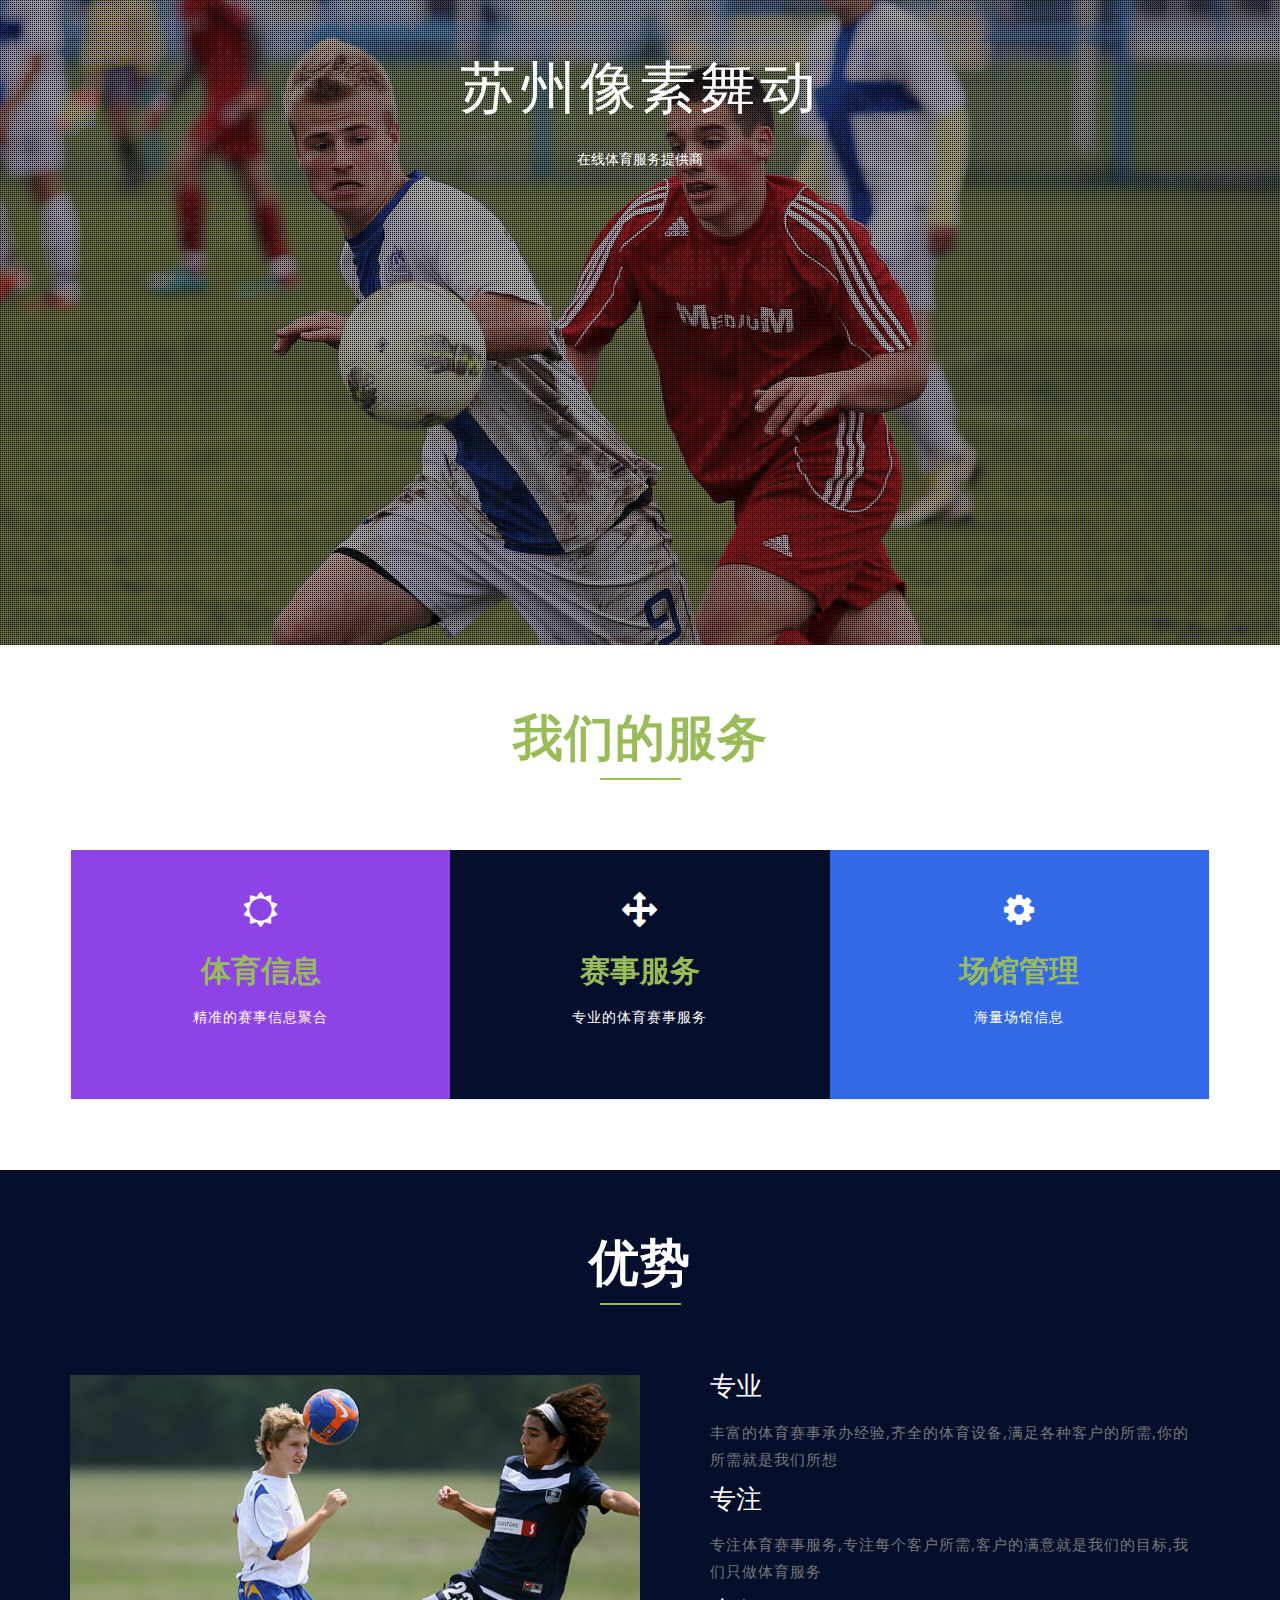
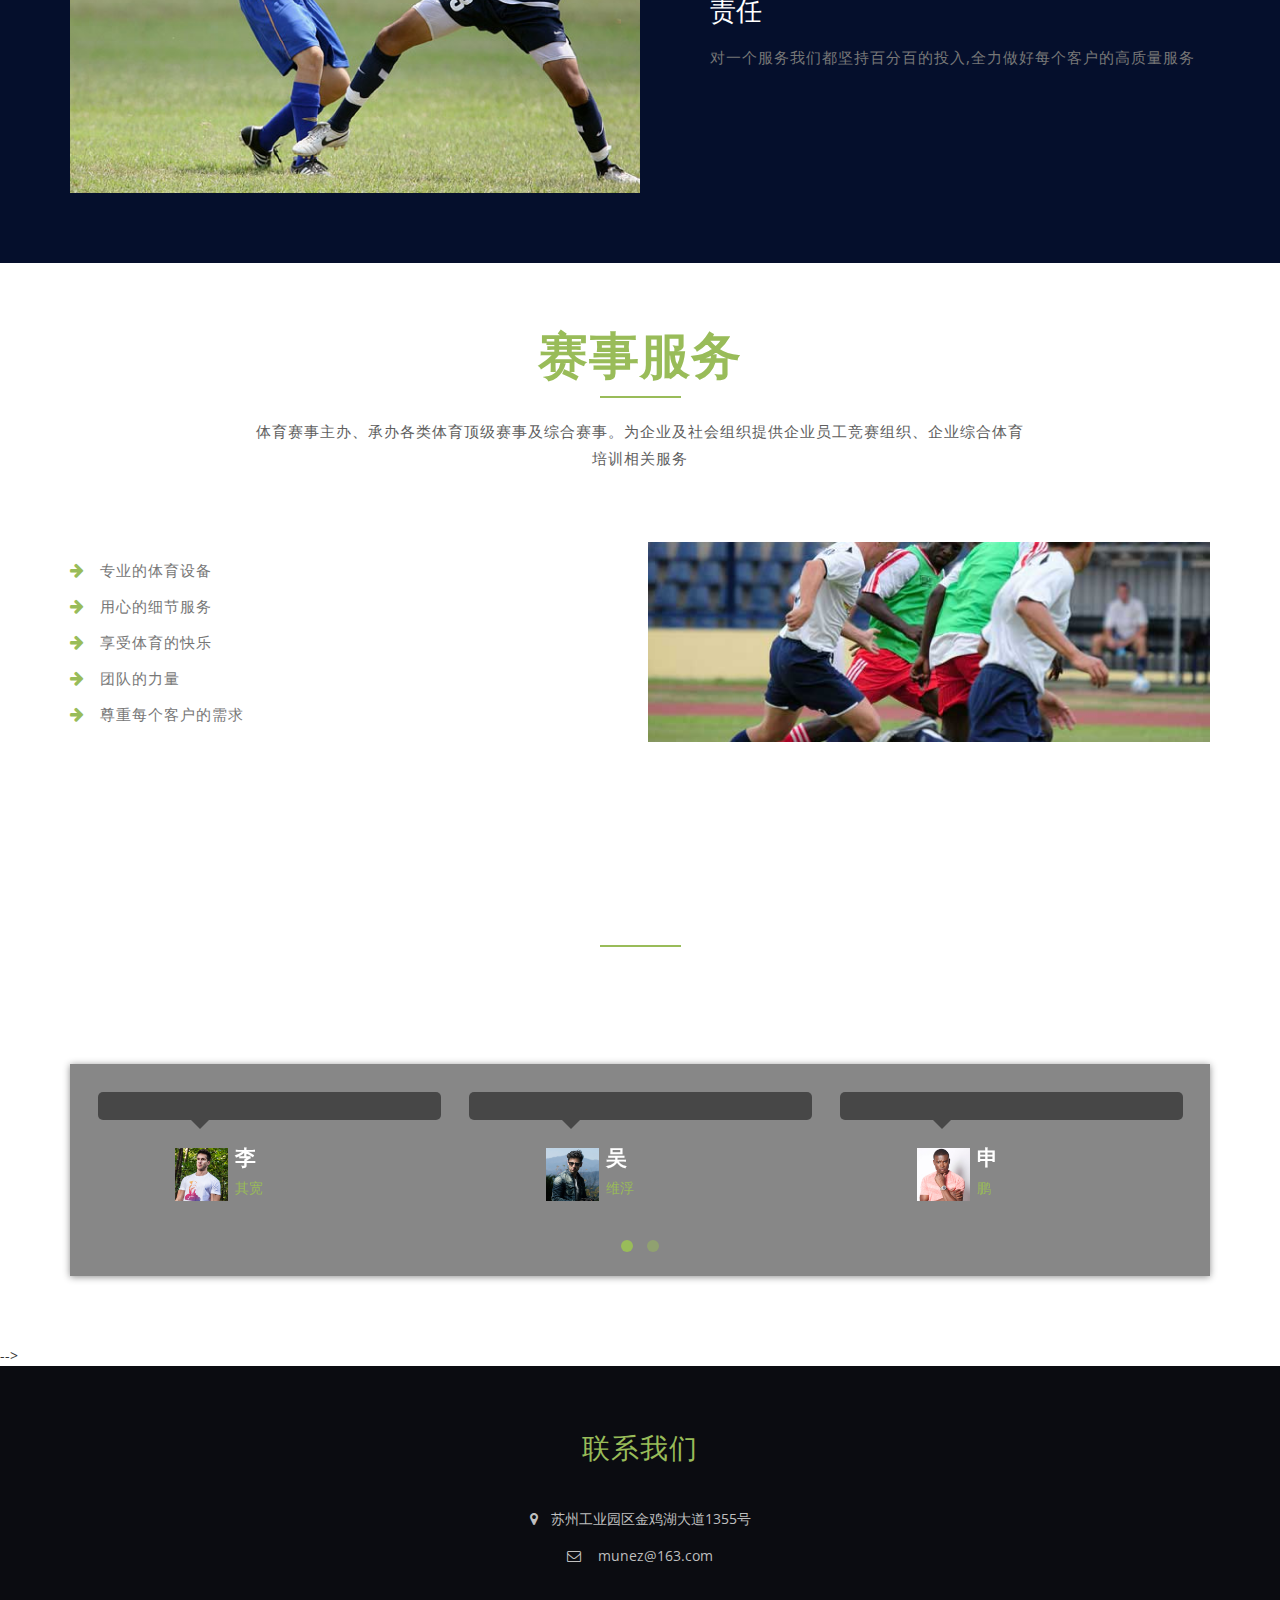
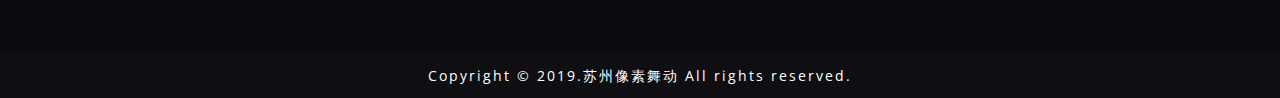
<file: index.html>
<!DOCTYPE html>
<html lang="en">
<head>
<title>Home</title>
<meta name="viewport" content="width=device-width, initial-scale=1">
<meta http-equiv="Content-Type" content="text/html; charset=utf-8" />
<meta name="keywords" content="" />
<script type="application/x-javascript"> addEventListener("load", function() { setTimeout(hideURLbar, 0); }, false); function hideURLbar(){ window.scrollTo(0,1); } </script>
<!-- Custom Theme files -->
<link href="css/bootstrap.css" type="text/css" rel="stylesheet" media="all">
<link href="css/style.css" type="text/css" rel="stylesheet" media="all">   
<link href="css/font-awesome.css" rel="stylesheet"> <!-- font-awesome icons -->
<!-- //Custom Theme files -->  
<link rel="stylesheet" href="css/owl.carousel.css" type="text/css" media="all">
	<link rel="stylesheet" href="css/owl.theme.css" type="text/css" media="all">

<!-- web-fonts -->  
<link href="http://fonts.googleapis.com/css?family=Josefin+Sans:100,100i,300,300i,400,400i,600,600i,700,700i&amp;subset=latin-ext" rel="stylesheet">
<link href="http://fonts.googleapis.com/css?family=Open+Sans:300,300i,400,400i,600,600i,700,700i,800" rel="stylesheet">
<!-- //web-fonts -->
</head>
<body> 
	<!-- banner -->
	<div class="w3ls-banner">
		<div class="w3lsbanner-info">
			<!-- header -->
			<div class="header">
				<div class="container">  
					<div class="header-mdl agileits-logo"><!-- header-two --> 
						<h1><a href="index.html">苏州像素舞动</a></h1> 
						<h5 style="color: #ffffff">在线体育服务提供商</h5>
					</div>
					<div class="header-nav"><!-- header-three --> 	
						<nav class="navbar navbar-default">
							<div class="navbar-header">
								<button type="button" class="navbar-toggle" data-toggle="collapse" data-target="#bs-example-navbar-collapse-1">
									<span class="sr-only">Toggle navigation</span>
									<span class="icon-bar"></span>
									<span class="icon-bar"></span>
									<span class="icon-bar"></span>
								</button> 
							</div>
							<!-- top-nav -->
							<div class="collapse navbar-collapse" id="bs-example-navbar-collapse-1">
								<ul class="nav navbar-nav cl-effect-16">
									<!-- <li><a href="index.html" class="active" data-hover="Home">主页</a></li> -->
									<!-- <li><a href="about.html" data-hover="About">关于</a></li>  -->
<!-- 									<li><a href="#" class="dropdown-toggle" data-toggle="dropdown" role="button" aria-haspopup="true" aria-expanded="false">Pages <span class="caret"></span></a>
										<ul class="dropdown-menu">
											<li><a href="icons.html" data-hover="Web Icons">Web Icons</a></li>
											<li><a href="codes.html" data-hover="Short Codes">Short Codes</a></li>
										</ul>
									</li>  -->
									<!-- <li><a href="gallery.html" data-hover="Gallery">图片集</a></li> -->
									<!-- <li><a href="contact.html" data-hover="Contact">联系我们</a></li> -->
								</ul>  
								<div class="clearfix"> </div>	
							</div>
						</nav>    
					</div>	
				</div>	
			</div>	
			<!-- //header --> 
			<!-- banner-text -->
			<div class="banner-text agileinfo"> 
				<div class="container">
					<div class="agileitsbnr-textinfo">  
						<!-- <h2>勇敢做自己</h2> -->
					
					</div>
					<!-- arrow bounce --> 
					
					<!-- //arrow bounce --> 
				</div>
			</div>
			<!-- //banner-text -->  
		</div>	
	</div>	
	<!-- //banner -->
		<!--about-->
	<div class="about">
		<div class="container">
			<div class="wthree_head_section">
				<h3 class="w3l_header">我们的服务</h3>
				<p></p>
			</div>
			<div class="agileits-banner-grids text-center">
				<div class="banner-bottom-girds">
					<div class="col-md-4  col-sm-4 clr1 agileits-banner-grid">
						<span class="fa fa-sun-o banner-icon" aria-hidden="true"></span>
						<h4>体育信息</h4>
						<p>精准的赛事信息聚合</p>
						
					</div>
					<div class="col-md-4 col-sm-4 clr2 agileits-banner-grid">
						<span class="fa fa-arrows banner-icon" aria-hidden="true"></span>
						<h4>赛事服务</h4>
						<p>专业的体育赛事服务</p>
						
					</div>
					<div class=" col-md-4 col-sm-4 clr3 agileits-banner-grid">
						<span class="fa fa-cog banner-icon" aria-hidden="true"></span>
						<h4>场馆管理</h4>
						<p>海量场馆信息</p>
						
					</div>
					<div class="clearfix"></div>
				</div>
			</div>
		</div>
	</div>
	<!--//about-->
	<!-- carrer -->
<div class="carrer">
	<div class="container">
		<div class="wthree_head_section">
				<h3 class="w3l_header ggg">优势</h3>
				<p class="hhh"></p>
			</div>
			<div class="carrer-top">
				<div class="col-md-6 carrer-left">
				</div>
				<div class="col-md-6 carrer-right">
					<div class="car-ght">
						<h5>专业</h5>
						<p>丰富的体育赛事承办经验,齐全的体育设备,满足各种客户的所需,你的所需就是我们所想</p>
					</div>
					<div class="car-ght">
						<h5>专注</h5>
						<p>专注体育赛事服务,专注每个客户所需,客户的满意就是我们的目标,我们只做体育服务</p>
					</div>
					<div class="car-ght">
						<h5>责任</h5>
						<p>对一个服务我们都坚持百分百的投入,全力做好每个客户的高质量服务</p>
					</div>
				</div>
			</diV>
	</div>
</div>
<!-- //carrer -->
<div class="tlinks">Collect from <a href="http://www.cssmoban.com/" >自助建站</a></div>	
<!-- welcome -->
	<div class="about-3">
			<div class="wthree_head_section">
				<h3 class="w3l_header">赛事服务</h3>
				<p>体育赛事主办、承办各类体育顶级赛事及综合赛事。为企业及社会组织提供企业员工竞赛组织、企业综合体育培训相关服务</p>
			</div>
		<div class="container">
			<div class="d-flex">
				
				<div class="about1"> 
<!-- 					<h4>Join our club free. Our members are people of different status with one passion that unites everyone - that is Football. Professionals, amateurs and beginners are welcome!</h4>
					<p class="details">Play Football, relax with soulmates, enjoy the atmosphere of fair play and good talk with interesting people.</p> -->
					<ul class="about-list">
						<li><i class="fa fa-arrow-right" aria-hidden="true"></i>专业的体育设备</li>
						<li><i class="fa fa-arrow-right" aria-hidden="true"></i>用心的细节服务</li>
						<li><i class="fa fa-arrow-right" aria-hidden="true"></i>享受体育的快乐</li>
						<li><i class="fa fa-arrow-right" aria-hidden="true"></i>团队的力量</li>
						<li><i class="fa fa-arrow-right" aria-hidden="true"></i>尊重每个客户的需求</li>
					</ul>
				</div>
				<div class="about2">
					
				</div>
			</div>
			
		</div>
	</div>
	<!-- //welcome -->	
<!-- feedback -->
	<div class="feedback section-w3ls about-w3ls">
		<div class="feedback-agileinfo">
			<div class="container">
			<div class="wthree_head_section">
				<h3 class="w3l_header ggg">球队/球员管理</h3>
				<p class="hhh">在线的球队/球员管理,多个球队轻松管理,球员的数据轻松把握</p>
			</div>
				<div class="agileits-feedback-grids">
					<div id="owl-demo" class="owl-carousel owl-theme">
						<div class="item">
							<div class="feedback-info">
								<div class="feedback-top">
									<!-- <p> Sed semper leo metus, a lacinia eros semper at. Etiam sodales orci sit amet vehicula pellentesque. </p> -->
								</div>
								<div class="feedback-grids">
									<div class="feedback-img">
										<img src="images/t1.jpg" alt="" />
									</div>
									<div class="feedback-img-info">
										<h5>李</h5>
										<p>其宽</p>
									</div>
									<div class="clearfix"> </div>
								</div>
							</div>
						</div>
						<div class="item">
							<div class="feedback-info">
								<div class="feedback-top">
									<!-- <p> Sed semper leo metus, a lacinia eros semper at. Etiam sodales orci sit amet vehicula pellentesque. </p> -->
								</div>
								<div class="feedback-grids">
									<div class="feedback-img">
										<img src="images/t2.jpg" alt="" />
									</div>
									<div class="feedback-img-info">
										<h5>吴</h5>
										<p>维浮</p>
									</div>
									<div class="clearfix"> </div>
								</div>
							</div>
						</div>
						<div class="item">
							<div class="feedback-info">
								<div class="feedback-top">
									<!-- <p> Sed semper leo metus, a lacinia eros semper at. Etiam sodales orci sit amet vehicula pellentesque. </p> -->
								</div>
								<div class="feedback-grids">
									<div class="feedback-img">
										<img src="images/t3.jpg" alt="" />
									</div>
									<div class="feedback-img-info">
										<h5>申</h5>
										<p>鹏</p>
									</div>
									<div class="clearfix"> </div>
								</div>
							</div>
						</div>
						<div class="item">
							<div class="feedback-info">
								<div class="feedback-top">
									<!-- <p> Sed semper leo metus, a lacinia eros semper at. Etiam sodales orci sit amet vehicula pellentesque. </p> -->
								</div>
								<div class="feedback-grids">
									<div class="feedback-img">
										<img src="images/t4.jpg" alt="" />
									</div>
									<div class="feedback-img-info">
										<h5>马</h5>
										<p>先锋</p>
									</div>
									<div class="clearfix"> </div>
								</div>
							</div>
						</div>
						<div class="item">
							<div class="feedback-info">
								<div class="feedback-top">
									<!-- <p> Sed semper leo metus, a lacinia eros semper at. Etiam sodales orci sit amet vehicula pellentesque. </p> -->
								</div>
								<div class="feedback-grids">
									<div class="feedback-img">
										<img src="images/t1.jpg" alt="" />
									</div>
									<div class="feedback-img-info">
										<h5>葛</h5>
										<p>凡</p>
									</div>
									<div class="clearfix"> </div>
								</div>
							</div>
						</div>
						<div class="item">
							<div class="feedback-info">
								<div class="feedback-top">
									<!-- <p> Sed semper leo metus, a lacinia eros semper at. Etiam sodales orci sit amet vehicula pellentesque. </p> -->
								</div>
								<div class="feedback-grids">
									<div class="feedback-img">
										<img src="images/t2.jpg" alt="" />
									</div>
									<div class="feedback-img-info">
										<h5> 万</h5>
										<p>盛</p>
									</div>
									<div class="clearfix"> </div>
								</div>
							</div>
						</div>
					</div>
				</div>
			</div>
		</div>
	</div>
	<!-- //feedback -->

<!-- pricing -->
	<!-- <div class="w3ls-section wthree-pricing">	
		<div class="container">
			<div class="wthree_head_section">
				<h3 class="w3l_header">会员服务</h3>
				<p>A football team is a group of players selected to play together in the various team sports known as football.</p>
			</div>
			<div class="pricing-grids-info">
								<div class="pricing-grid grid-one">
									<div class="w3ls-top">
										<h3>Junior</h3> 
									</div>
									<div class="w3ls-bottom">
										<ul class="count">
											<li>Our club says that  players must be less than 19 years as at January, 1st.</li>
										</ul>
										<h4> 200<span class="sup">$</span> </h4>
										<div class="more">
											<a href="contact.html">Join Now</a>					
										</div>
									</div>
								</div>
								<div class="pricing-grid grid-two">
									<div class="w3ls-top">
										<h3>Group</h3> 
									</div>
									<div class="w3ls-bottom">
										<ul class="count">
											<li>Save $150 every year compared to the monthly plan by paying yearly.</li>
										</ul>
										<h4> 350<span class="sup">$</span> </h4>
										<div class="more">
											<a href="contact.html">Join Now</a>				
										</div>
									</div>
								</div>
								<div class="pricing-grid grid-three">
									<div class="w3ls-top">
										<h3>Individual</h3> 
									</div>
									<div class="w3ls-bottom">
										<ul class="count">
											<li>Save $98 every year compared to the monthly plan by paying yearly.</li>
										</ul>
										<h4> 500<span class="sup">$</span> </h4>
										<div class="more">
											<a href="contact.html">Join Now</a>			
										</div>
									</div>
								</div>
								<div class="zb pricing-grid grid-four">
									<div class="w3ls-top">
										<h3>Senior</h3> 
									</div>
									<div class="w3ls-bottom">
										<ul class="count">
											<li>Our club says that  players must be less than 25 years as at January, 1st.</li>
										</ul>
										<h4> 800<span class="sup">$</span> </h4>
										<div class="more">
											<a href="contact.html">Join Now</a>				
										</div>
									</div>
								</div>
								<div class="clearfix"> </div> 
				<!--End-slider-script-->
			</div>
		</div>	
	</div>	 -->
	<!--//pricing-->   	
		<!-- footer -->
	<div class="footer">
	<div class="container">
		<div class="f-bg-w3l">
		<div class="col-md-24 w3layouts_footer_grid" style="text-align: center;">
					<h2><span>联系我们</span></h2>
					    <ul class="con_inner_text">
							<li><span class="fa fa-map-marker" aria-hidden="true"></span>苏州工业园区金鸡湖大道1355号</li>
							<li><span class="fa fa-envelope-o" aria-hidden="true"></span> <a href="mailto:munez@163.com">munez@163.com</a></li>
							<!-- <li><span class="fa fa-phone" aria-hidden="true"></span> +1234 567 567</li> -->
						</ul>

<!-- 					<ul class="social_agileinfo">
						<li><a href="#" class="w3_facebook"><i class="fa fa-facebook"></i></a></li>
						<li><a href="#" class="w3_twitter"><i class="fa fa-twitter"></i></a></li>
						<li><a href="#" class="w3_instagram"><i class="fa fa-instagram"></i></a></li>
						<li><a href="#" class="w3_google"><i class="fa fa-google-plus"></i></a></li>
					</ul> -->
				</div>
<!-- 				<div class="col-md-4 w3layouts_footer_grid">
					<h2>Subscribe <span>Newsletter</span></h2>
					<p>By subscribing to our mailing list you will always get latest news from us.</p>
					<form action="#" method="post">
						<input type="email" name="Email" placeholder="Enter your email..." required="">
						<button class="btn1"><i class="fa fa-envelope-o" aria-hidden="true"></i></button>
						<div class="clearfix"> </div>
					</form>
				</div>
				<div class="col-md-4 w3layouts_footer_grid">
					<h3>Latest <span>Events</span></h3>
					  <ul class="con_inner_text midimg">
						<li><a href="#"><img src="images/g5.jpg" alt="" class="img-responsive" /></a></li>
					    <li><a href="#"><img src="images/g6.jpg" alt="" class="img-responsive" /></a></li>
						<li><a href="#"><img src="images/g7.jpg" alt="" class="img-responsive" /></a></li>
						<li><a href="#"><img src="images/g8.jpg" alt="" class="img-responsive" /></a></li>
						<li><a href="#"><img src="images/g9.jpg" alt="" class="img-responsive" /></a></li>
					    <li><a href="#"><img src="images/g10.jpg" alt="" class="img-responsive" /></a></li>
						 <li><a href="#"><img src="images/g12.jpg" alt="" class="img-responsive" /></a></li>
						<li><a href="#"><img src="images/g11.jpg" alt="" class="img-responsive" /></a></li>
				     </ul>
					
				</div> -->
				<div class="clearfix"> </div>
			</div>
			</div>
			<p class="copyright">Copyright &copy; 2019.苏州像素舞动 All rights reserved.</p>
	</div>
	<!-- //footer -->
  
	<!-- js --> 
	<script src="js/jquery-2.2.3.min.js"></script> 
	<script src="js/SmoothScroll.min.js"></script>
	<!-- //js --> 
	<!-- owl carousel -->
	<script src="js/owl.carousel.js"></script>
	<script>
		$(document).ready(function () {
			$("#owl-demo").owlCarousel({

				autoPlay: 3000, //Set AutoPlay to 3 seconds
				autoPlay: true,
				items: 3,
				itemsDesktop: [991, 2],
				itemsDesktopSmall: [414, 4]

			});
		}); 
	</script>
	<!-- //owl carousel -->
	<!-- start-smooth-scrolling -->
	<script type="text/javascript" src="js/move-top.js"></script>
	<script type="text/javascript" src="js/easing.js"></script>	
	<script type="text/javascript">
			jQuery(document).ready(function($) {
				$(".scroll").click(function(event){		
					event.preventDefault();
			
			$('html,body').animate({scrollTop:$(this.hash).offset().top},1000);
				});
			});
	</script>
	<!-- //end-smooth-scrolling -->	
	<!-- smooth-scrolling-of-move-up -->
	<script type="text/javascript">
		$(document).ready(function() {
			/*
			var defaults = {
				containerID: 'toTop', // fading element id
				containerHoverID: 'toTopHover', // fading element hover id
				scrollSpeed: 1200,
				easingType: 'linear' 
			};
			*/
			
			$().UItoTop({ easingType: 'easeOutQuart' });
			
		});
	</script>
	<!-- //smooth-scrolling-of-move-up -->  
	<!-- Bootstrap core JavaScript
    ================================================== -->
    <!-- Placed at the end of the document so the pages load faster -->
    <script src="js/bootstrap.js"></script>
</body>
</html>
</file>
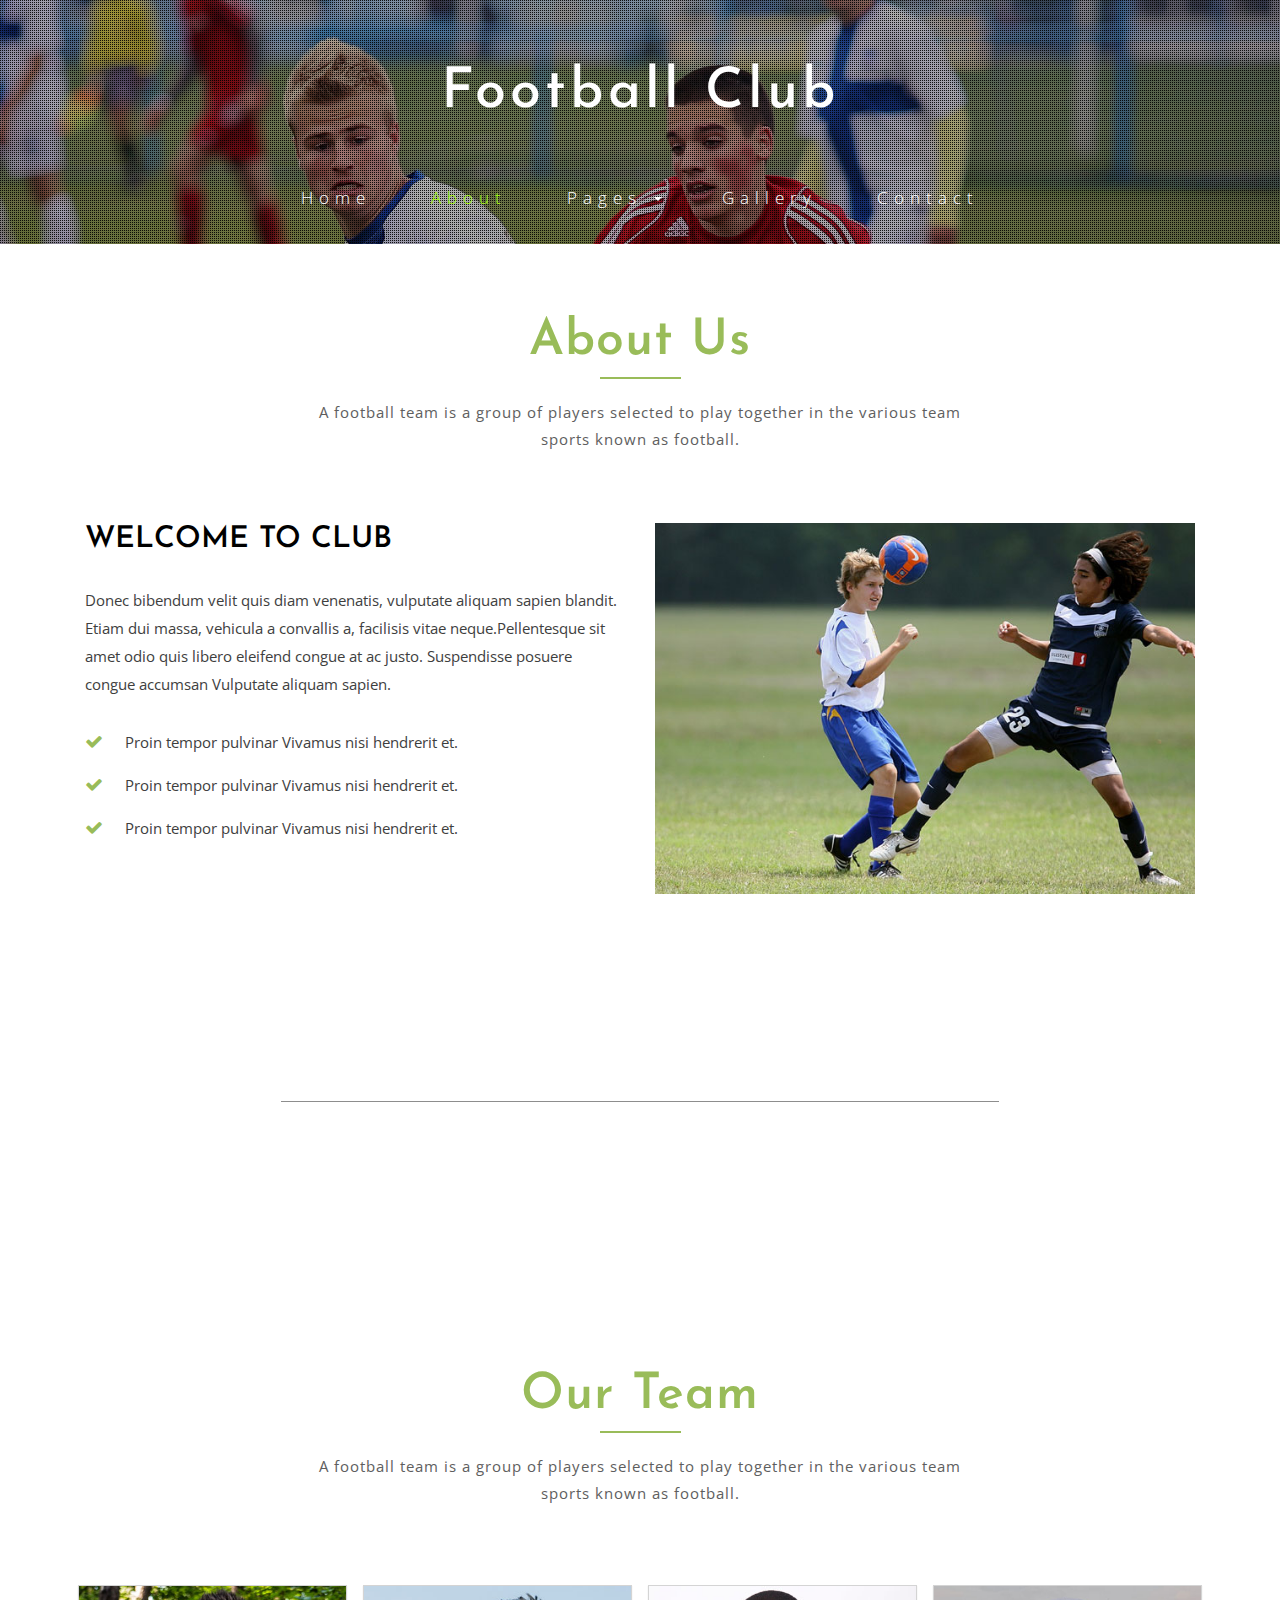
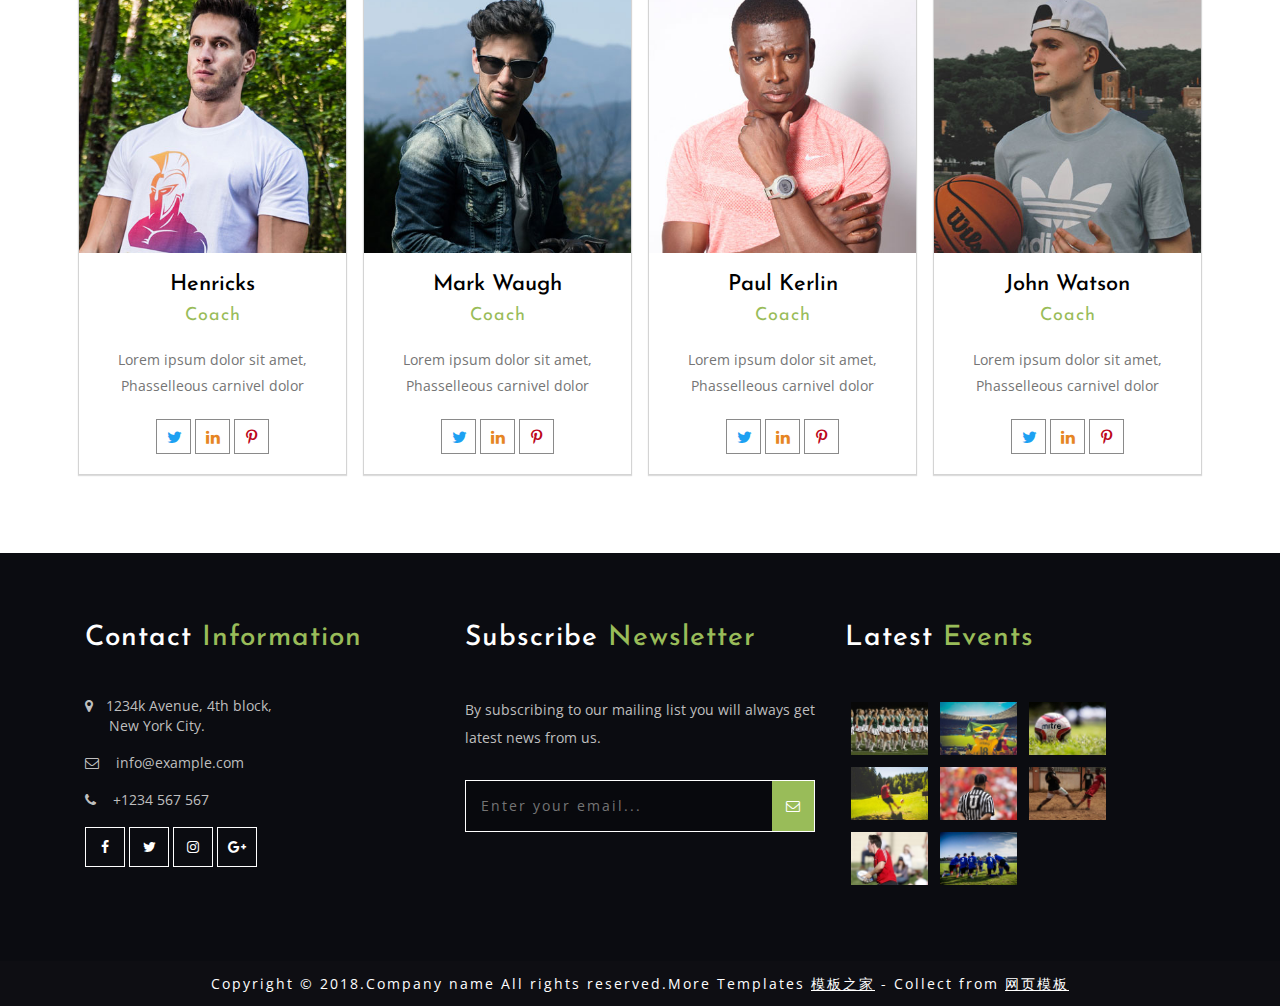
<file: about.html>
<!DOCTYPE html>
<html lang="en">
<head>
<title>About</title>
<meta name="viewport" content="width=device-width, initial-scale=1">
<meta http-equiv="Content-Type" content="text/html; charset=utf-8" />
<meta name="keywords" content="" />
<script type="application/x-javascript"> addEventListener("load", function() { setTimeout(hideURLbar, 0); }, false); function hideURLbar(){ window.scrollTo(0,1); } </script>
<!-- Custom Theme files -->
<link href="css/bootstrap.css" type="text/css" rel="stylesheet" media="all">
<link href="css/style.css" type="text/css" rel="stylesheet" media="all">   
<link href="css/font-awesome.css" rel="stylesheet"> <!-- font-awesome icons -->
<!-- //Custom Theme files -->  
<!-- web-fonts -->  
<link href="http://fonts.googleapis.com/css?family=Josefin+Sans:100,100i,300,300i,400,400i,600,600i,700,700i&amp;subset=latin-ext" rel="stylesheet">
<link href="http://fonts.googleapis.com/css?family=Open+Sans:300,300i,400,400i,600,600i,700,700i,800" rel="stylesheet">
<!-- //web-fonts -->
</head>
<body> 
	<!-- banner -->
	<div class="w3ls-banner">
		<div class="w3lsbanner-info">
			<!-- header -->
			<div class="header">
				<div class="container">  
					<div class="header-mdl agileits-logo"><!-- header-two --> 
						<h1><a href="index.html">Football Club</a></h1> 
					</div>
					<div class="header-nav"><!-- header-three --> 	
						<nav class="navbar navbar-default">
							<div class="navbar-header">
								<button type="button" class="navbar-toggle" data-toggle="collapse" data-target="#bs-example-navbar-collapse-1">
									<span class="sr-only">Toggle navigation</span>
									<span class="icon-bar"></span>
									<span class="icon-bar"></span>
									<span class="icon-bar"></span>
								</button> 
							</div>
							<!-- top-nav -->
							<div class="collapse navbar-collapse" id="bs-example-navbar-collapse-1">
								<ul class="nav navbar-nav cl-effect-16">
									<li><a href="index.html" data-hover="Home">Home</a></li>
									<li><a href="about.html" class="active" data-hover="About">About</a></li> 
									<li><a href="#" class="dropdown-toggle" data-toggle="dropdown" role="button" aria-haspopup="true" aria-expanded="false">Pages <span class="caret"></span></a>
										<ul class="dropdown-menu">
											<li><a href="icons.html" data-hover="Web Icons">Web Icons</a></li>
											<li><a href="codes.html" data-hover="Short Codes">Short Codes</a></li>
										</ul>
									</li> 
									<li><a href="gallery.html" data-hover="Gallery">Gallery</a></li>
									<li><a href="contact.html" data-hover="Contact">Contact</a></li>
								</ul>  
								<div class="clearfix"> </div>	
							</div>
						</nav>    
					</div>	
				</div>	
			</div>	
			<!-- //header --> 
			
		</div>	
	</div>	
	<!-- //banner -->
		<!-- about -->
<div class="about">
	<div class="container">
	<div class="wthree_head_section">
				<h3 class="w3l_header">About Us</h3>
				<p>A football team is a group of players selected to play together in the various team sports known as football.</p>
			</div>
		<div class="ab-agile">
			<div class="col-md-6 aboutleft">
				<h3>Welcome to Club</h3>
				<p class="para1">Donec bibendum velit quis diam venenatis, vulputate aliquam sapien blandit. 
				Etiam dui massa, vehicula a convallis a, facilisis vitae neque.Pellentesque sit amet 
				odio quis libero eleifend congue at ac justo. Suspendisse posuere congue accumsan Vulputate aliquam sapien. </p>
				<p><i class="fa fa-check" aria-hidden="true"></i> Proin tempor pulvinar Vivamus nisi hendrerit et. </p>
				<p><i class="fa fa-check" aria-hidden="true"></i> Proin tempor pulvinar Vivamus nisi hendrerit et. </p>
				<p><i class="fa fa-check" aria-hidden="true"></i> Proin tempor pulvinar Vivamus nisi hendrerit et. </p>
				</div>
			<div class="col-md-6 aboutright">
				<img src="images/g1.jpg" class="img-responsive" alt="" />
			</div>
			<div class="clearfix"></div>
		</div>
	</div>
</div>
<!-- //about -->
<!-- wthree-mid -->
	<div class="wthree-mid">
		<div class="container">
			<h3>Nisl amet dolor sit ipsum veroeros sed blandit</h3>
			<p>Standard dummy text ever since the 1500s, when an unknown printer took a galley of type and scrambled it to make a type specimen book</p>
		</div>
	</div>
<!-- //wthree-mid -->
<!-- Team section -->
<section class="team" >
	<div class="container">
		<div class="wthree_head_section">
				<h3 class="w3l_header">Our Team</h3>
				<p>A football team is a group of players selected to play together in the various team sports known as football.</p>
			</div>
		<div class="team-grid-top">
			<div class="col-md-3 team1">
				<div class="inner-team1">
				<img src="images/t1.jpg" alt="" />
				<h3>Henricks</h3>
				<h4>Coach</h4>
				<p>Lorem ipsum dolor sit amet, Phasselleous carnivel dolor</p>
					<div class="team-social">
						<a href="#"><i class="fa fa-twitter"></i></a>
						<a href="#"><i class="fa fa-linkedin"></i></a>
						<a href="#"><i class="fa fa-pinterest-p"></i></a>
					</div>
				</div>
			</div>
			<div class="col-md-3 team1">
				<div class="inner-team1">
				<img src="images/t2.jpg" alt="" />
				<h3>Mark Waugh</h3>
				<h4>Coach</h4>
				<p>Lorem ipsum dolor sit amet, Phasselleous carnivel dolor</p>
					<div class="team-social">
						<a href="#"><i class="fa fa-twitter"></i></a>
						<a href="#"><i class="fa fa-linkedin"></i></a>
						<a href="#"><i class="fa fa-pinterest-p"></i></a>
					</div>
				</div>
			</div>
			<div class="col-md-3 team1">
				<div class="inner-team1">
				<img src="images/t3.jpg" alt="" />
				<h3>Paul kerlin</h3>
				<h4>Coach</h4>
				<p>Lorem ipsum dolor sit amet, Phasselleous carnivel dolor</p>
					<div class="team-social">
						<a href="#"><i class="fa fa-twitter"></i></a>
						<a href="#"><i class="fa fa-linkedin"></i></a>
						<a href="#"><i class="fa fa-pinterest-p"></i></a>
					</div>
				</div>
			</div>
			<div class="col-md-3 team1">
				<div class="inner-team1">
				<img src="images/t4.jpg" alt="" />
				<h3>john watson</h3>
				<h4>Coach</h4>
				<p>Lorem ipsum dolor sit amet, Phasselleous carnivel dolor</p>
					<div class="team-social">
						<a href="#"><i class="fa fa-twitter"></i></a>
						<a href="#"><i class="fa fa-linkedin"></i></a>
						<a href="#"><i class="fa fa-pinterest-p"></i></a>
					</div>
				</div>
			</div>
			<div class="clearfix"></div>
		</div>
		<div class="clearfix"></div>
		
	</div>
</section>
<!-- //Team section -->
   	
		<!-- footer -->
	<div class="footer">
	<div class="container">
		<div class="f-bg-w3l">
		<div class="col-md-4 w3layouts_footer_grid">
					<h2>Contact <span>Information</span></h2>
					    <ul class="con_inner_text">
							<li><span class="fa fa-map-marker" aria-hidden="true"></span>1234k Avenue, 4th block, <label> New York City.</label></li>
							<li><span class="fa fa-envelope-o" aria-hidden="true"></span> <a href="mailto:info@example.com">info@example.com</a></li>
							<li><span class="fa fa-phone" aria-hidden="true"></span> +1234 567 567</li>
						</ul>

					<ul class="social_agileinfo">
						<li><a href="#" class="w3_facebook"><i class="fa fa-facebook"></i></a></li>
						<li><a href="#" class="w3_twitter"><i class="fa fa-twitter"></i></a></li>
						<li><a href="#" class="w3_instagram"><i class="fa fa-instagram"></i></a></li>
						<li><a href="#" class="w3_google"><i class="fa fa-google-plus"></i></a></li>
					</ul>
				</div>
				<div class="col-md-4 w3layouts_footer_grid">
					<h2>Subscribe <span>Newsletter</span></h2>
					<p>By subscribing to our mailing list you will always get latest news from us.</p>
					<form action="#" method="post">
						<input type="email" name="Email" placeholder="Enter your email..." required="">
						<button class="btn1"><i class="fa fa-envelope-o" aria-hidden="true"></i></button>
						<div class="clearfix"> </div>
					</form>
				</div>
				<div class="col-md-4 w3layouts_footer_grid">
					<h3>Latest <span>Events</span></h3>
					  <ul class="con_inner_text midimg">
						<li><a href="#"><img src="images/g5.jpg" alt="" class="img-responsive" /></a></li>
					    <li><a href="#"><img src="images/g6.jpg" alt="" class="img-responsive" /></a></li>
						<li><a href="#"><img src="images/g7.jpg" alt="" class="img-responsive" /></a></li>
						<li><a href="#"><img src="images/g8.jpg" alt="" class="img-responsive" /></a></li>
						<li><a href="#"><img src="images/g9.jpg" alt="" class="img-responsive" /></a></li>
					    <li><a href="#"><img src="images/g10.jpg" alt="" class="img-responsive" /></a></li>
						 <li><a href="#"><img src="images/g12.jpg" alt="" class="img-responsive" /></a></li>
						<li><a href="#"><img src="images/g11.jpg" alt="" class="img-responsive" /></a></li>
				     </ul>
					
				</div>
				<div class="clearfix"> </div>
			</div>
			</div>
			<p class="copyright">Copyright &copy; 2018.Company name All rights reserved.More Templates <a href="http://www.cssmoban.com/" target="_blank" title="模板之家">模板之家</a> - Collect from <a href="http://www.cssmoban.com/" title="网页模板" target="_blank">网页模板</a></p>
	</div>
	<!-- //footer -->
  
	<!-- js --> 
	<script src="js/jquery-2.2.3.min.js"></script> 
	<script src="js/SmoothScroll.min.js"></script>
	<!-- //js --> 
	<!-- start-smooth-scrolling -->
	<script type="text/javascript" src="js/move-top.js"></script>
	<script type="text/javascript" src="js/easing.js"></script>	
	<script type="text/javascript">
			jQuery(document).ready(function($) {
				$(".scroll").click(function(event){		
					event.preventDefault();
			
			$('html,body').animate({scrollTop:$(this.hash).offset().top},1000);
				});
			});
	</script>
	<!-- //end-smooth-scrolling -->	
	<!-- smooth-scrolling-of-move-up -->
	<script type="text/javascript">
		$(document).ready(function() {
			/*
			var defaults = {
				containerID: 'toTop', // fading element id
				containerHoverID: 'toTopHover', // fading element hover id
				scrollSpeed: 1200,
				easingType: 'linear' 
			};
			*/
			
			$().UItoTop({ easingType: 'easeOutQuart' });
			
		});
	</script>
	<!-- //smooth-scrolling-of-move-up -->  
	<!-- Bootstrap core JavaScript
    ================================================== -->
    <!-- Placed at the end of the document so the pages load faster -->
    <script src="js/bootstrap.js"></script>
</body>
</html>
</file>
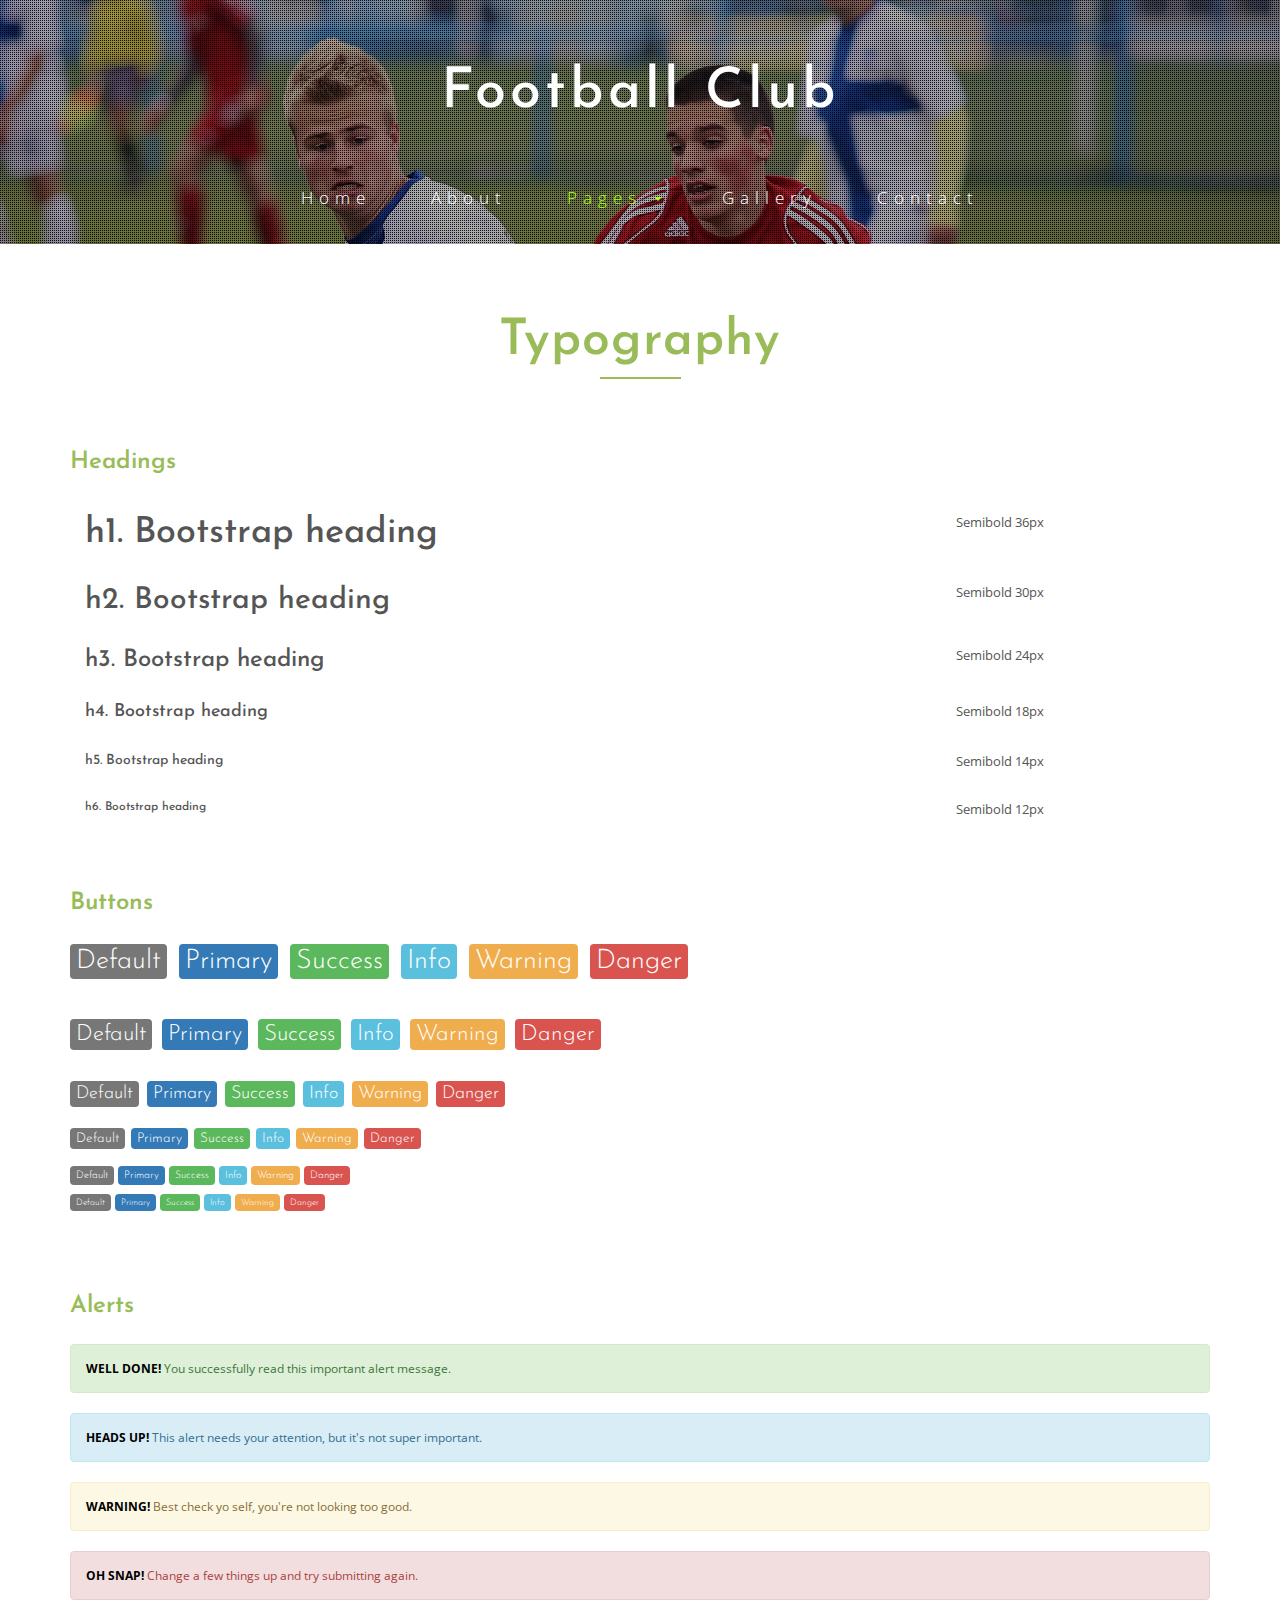
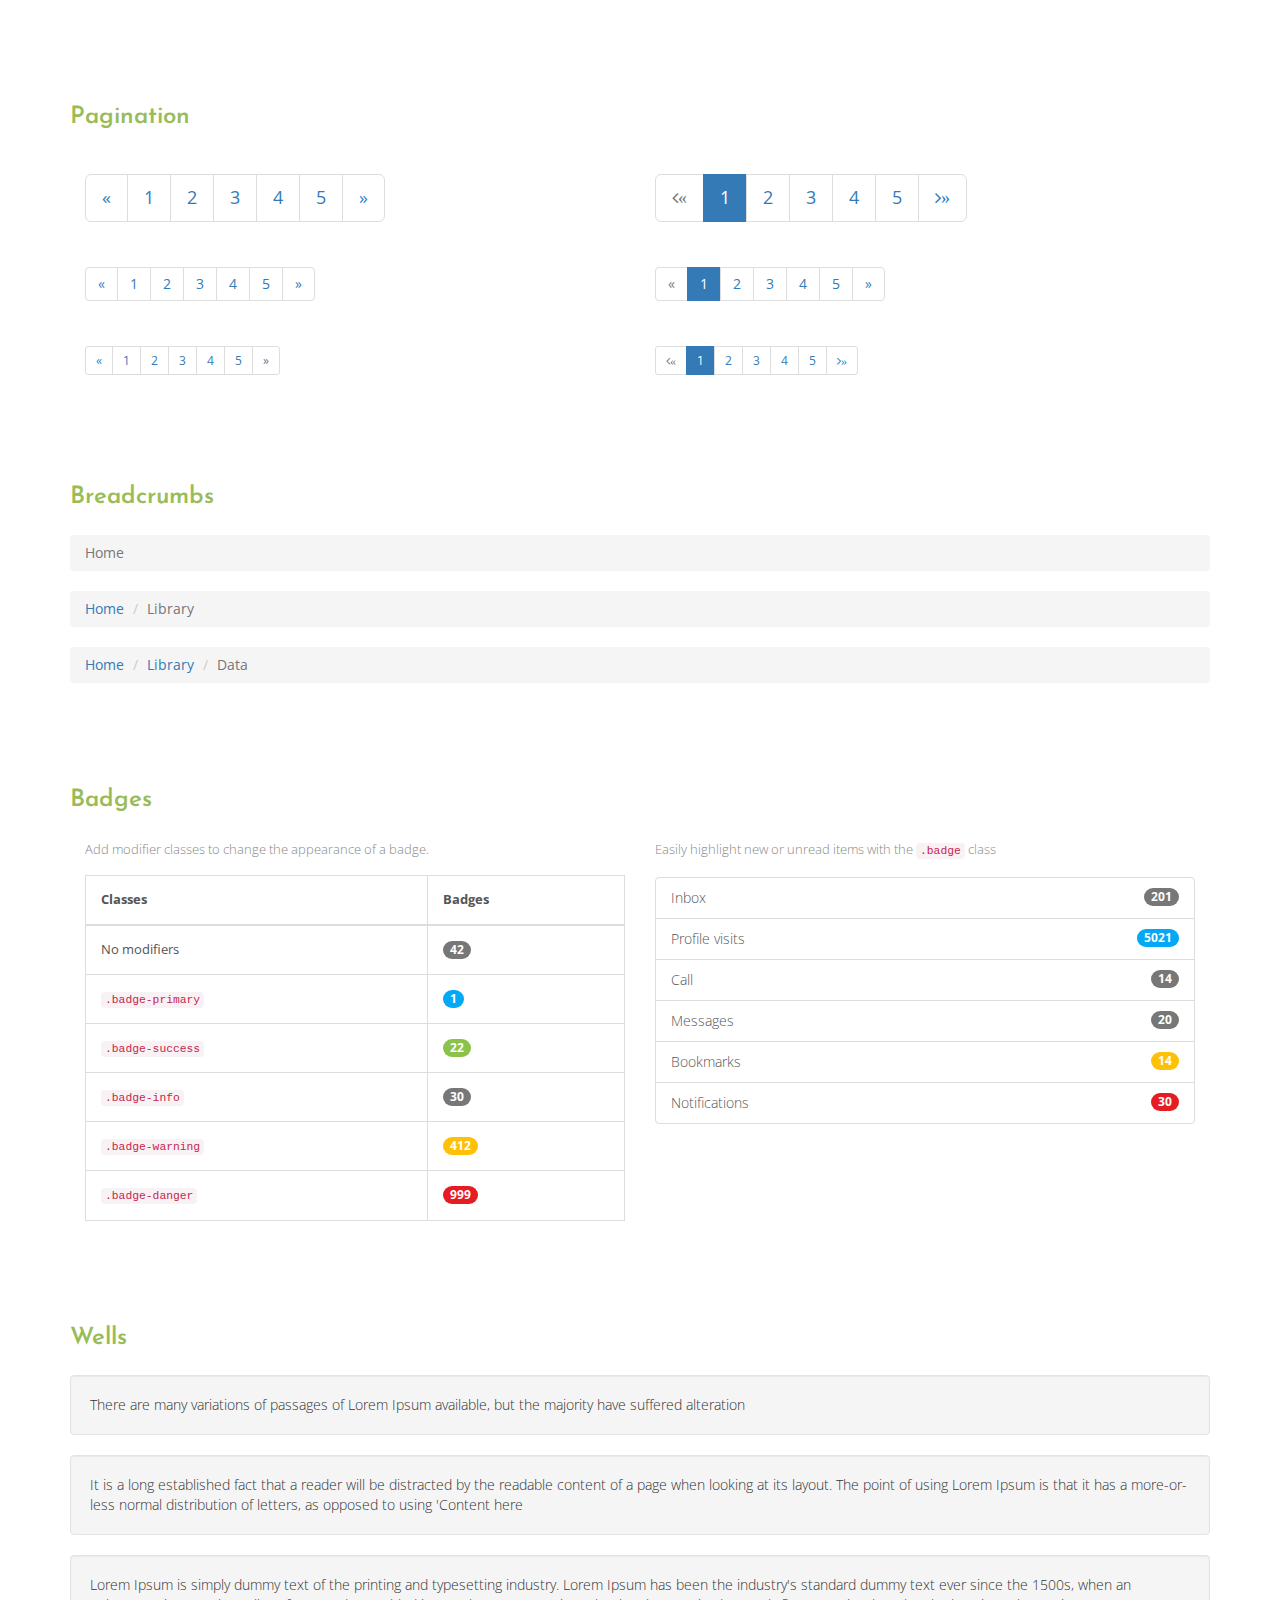
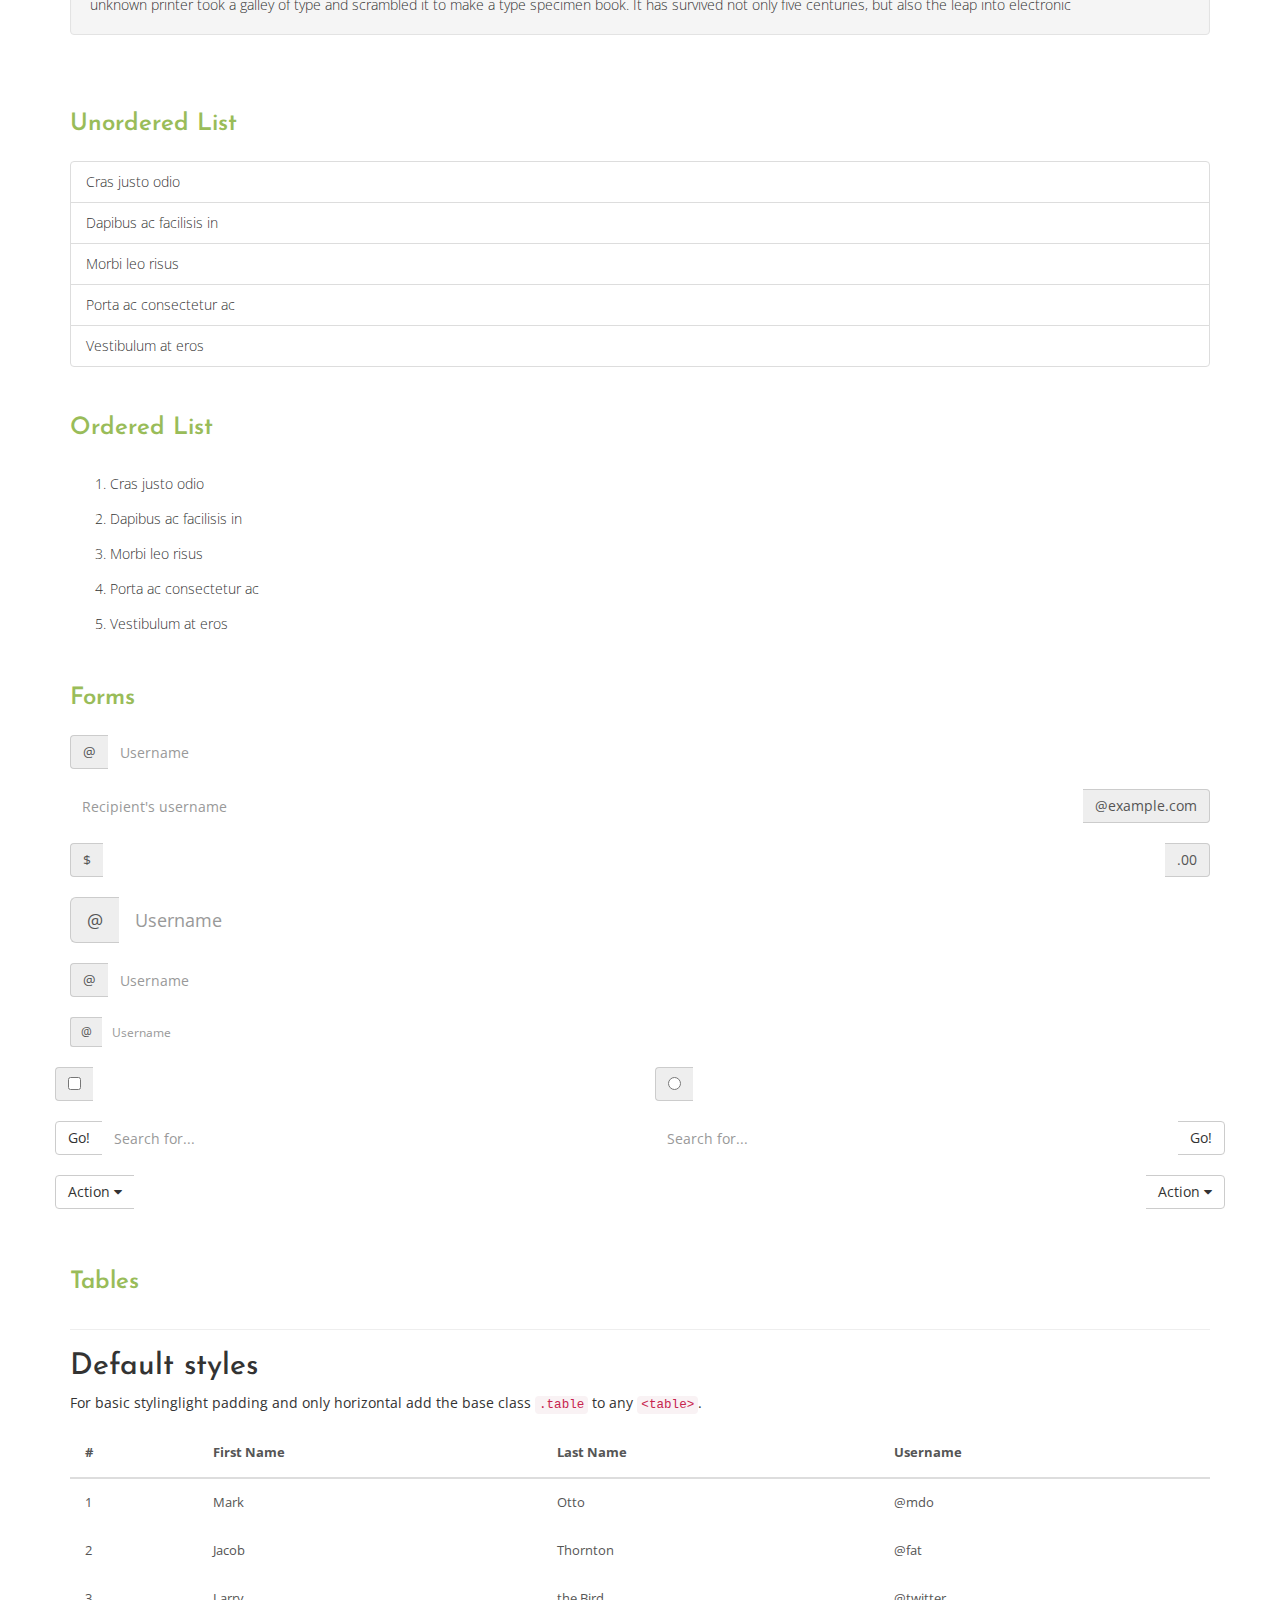
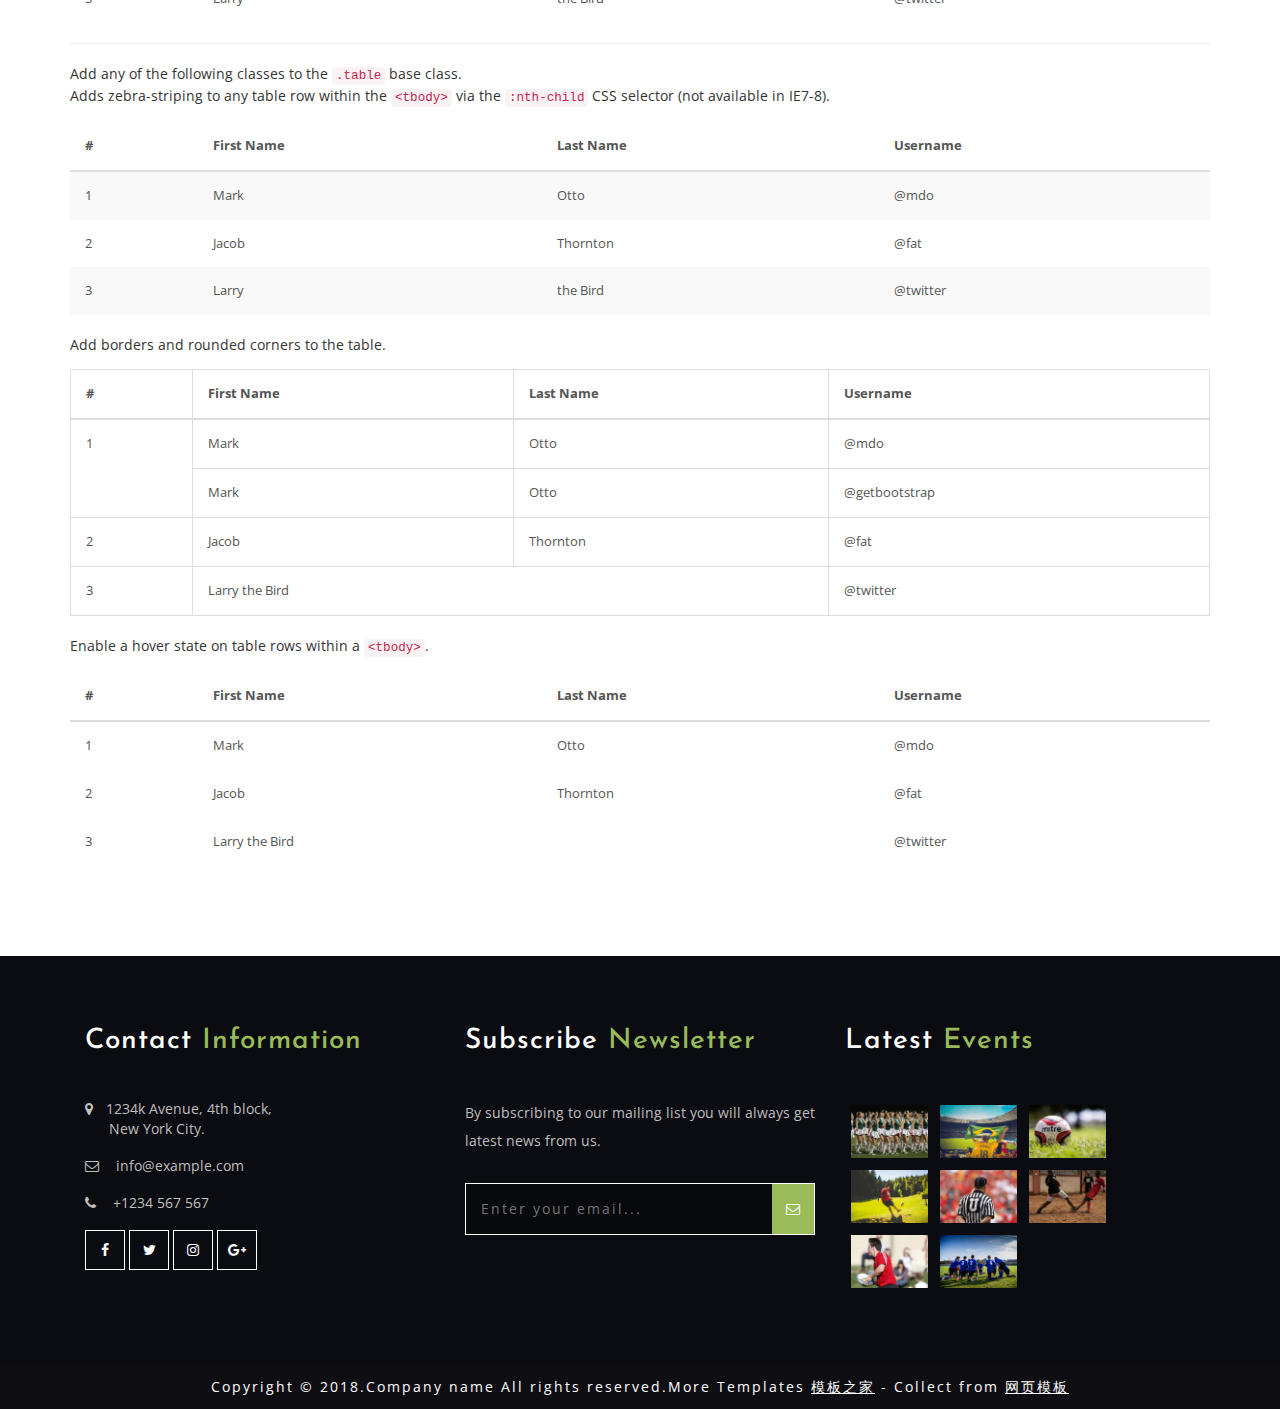
<file: codes.html>
<!DOCTYPE html>
<html lang="en">
<head>
<title>Codes</title>
<meta name="viewport" content="width=device-width, initial-scale=1">
<meta http-equiv="Content-Type" content="text/html; charset=utf-8" />
<meta name="keywords" content="" />
<script type="application/x-javascript"> addEventListener("load", function() { setTimeout(hideURLbar, 0); }, false); function hideURLbar(){ window.scrollTo(0,1); } </script>
<!-- Custom Theme files -->
<link href="css/bootstrap.css" type="text/css" rel="stylesheet" media="all">
<link href="css/style.css" type="text/css" rel="stylesheet" media="all">   
<link href="css/font-awesome.css" rel="stylesheet"> <!-- font-awesome icons -->
<!-- //Custom Theme files --> 
<!-- web-fonts -->  
<link href="http://fonts.googleapis.com/css?family=Josefin+Sans:100,100i,300,300i,400,400i,600,600i,700,700i&amp;subset=latin-ext" rel="stylesheet">
<link href="http://fonts.googleapis.com/css?family=Open+Sans:300,300i,400,400i,600,600i,700,700i,800" rel="stylesheet">
<!-- //web-fonts -->
</head>
<body> 
	<!-- banner -->
	<div class="w3ls-banner">
		<div class="w3lsbanner-info">
			<!-- header -->
			<div class="header">
				<div class="container">  
					<div class="header-mdl agileits-logo"><!-- header-two --> 
						<h1><a href="index.html">Football Club</a></h1> 
					</div>
					<div class="header-nav"><!-- header-three --> 	
						<nav class="navbar navbar-default">
							<div class="navbar-header">
								<button type="button" class="navbar-toggle" data-toggle="collapse" data-target="#bs-example-navbar-collapse-1">
									<span class="sr-only">Toggle navigation</span>
									<span class="icon-bar"></span>
									<span class="icon-bar"></span>
									<span class="icon-bar"></span>
								</button> 
							</div>
							<!-- top-nav -->
							<div class="collapse navbar-collapse" id="bs-example-navbar-collapse-1">
								<ul class="nav navbar-nav cl-effect-16">
									<li><a href="index.html" data-hover="Home">Home</a></li>
									<li><a href="about.html" data-hover="About">About</a></li> 
									<li><a href="#" class="active"  class="dropdown-toggle" data-toggle="dropdown" role="button" aria-haspopup="true" aria-expanded="false">Pages <span class="caret"></span></a>
										<ul class="dropdown-menu">
											<li><a href="icons.html" data-hover="Web Icons">Web Icons</a></li>
											<li><a href="codes.html" data-hover="Short Codes">Short Codes</a></li>
										</ul>
									</li> 
									<li><a href="gallery.html" data-hover="Gallery">Gallery</a></li>
									<li><a href="contact.html" data-hover="Contact">Contact</a></li>
								</ul>  
								<div class="clearfix"> </div>	
							</div>
						</nav>    
					</div>	
				</div>	
			</div>	
			<!-- //header --> 
			
		</div>	
	</div>	
	<!-- //banner -->
	<!-- typography -->
	<div class="banner-bottom">
        <div class="container">
            <div class="wthree_head_section">
                <h3 class="w3l_header w3_agileits_header">Typography</h3>
            </div>
            <div class="agile_wthree_inner_grids">
                <div class="grid_3 grid_4 w3layouts">
                    <h3 class="hdg">Headings</h3>
                    <div class="bs-example">
                        <table class="table">
                            <tbody>
                                <tr>
                                    <td>
                                        <h1 id="h1.-bootstrap-heading">h1. Bootstrap heading<a class="anchorjs-link" href="#h1.-bootstrap-heading"><span class="anchorjs-icon"></span></a></h1>
                                    </td>
                                    <td class="type-info">Semibold 36px</td>
                                </tr>
                                <tr>
                                    <td>
                                        <h2 id="h2.-bootstrap-heading">h2. Bootstrap heading<a class="anchorjs-link" href="#h2.-bootstrap-heading"><span class="anchorjs-icon"></span></a></h2>
                                    </td>
                                    <td class="type-info">Semibold 30px</td>
                                </tr>
                                <tr>
                                    <td>
                                        <h3 id="h3.-bootstrap-heading">h3. Bootstrap heading<a class="anchorjs-link" href="#h3.-bootstrap-heading"><span class="anchorjs-icon"></span></a></h3>
                                    </td>
                                    <td class="type-info">Semibold 24px</td>
                                </tr>
                                <tr>
                                    <td>
                                        <h4 id="h4.-bootstrap-heading">h4. Bootstrap heading<a class="anchorjs-link" href="#h4.-bootstrap-heading"><span class="anchorjs-icon"></span></a></h4>
                                    </td>
                                    <td class="type-info">Semibold 18px</td>
                                </tr>
                                <tr>
                                    <td>
                                        <h5 id="h5.-bootstrap-heading">h5. Bootstrap heading<a class="anchorjs-link" href="#h5.-bootstrap-heading"><span class="anchorjs-icon"></span></a></h5>
                                    </td>
                                    <td class="type-info">Semibold 14px</td>
                                </tr>
                                <tr>
                                    <td>
                                        <h6>h6. Bootstrap heading</h6>
                                    </td>
                                    <td class="type-info">Semibold 12px</td>
                                </tr>
                            </tbody>
                        </table>
                    </div>
                </div>
                <div class="grid_3 grid_5 w3">
                    <h3>Buttons</h3>
                    <h1>
                        <a href="#"><span class="label label-default">Default</span></a>
                        <a href="#"><span class="label label-primary">Primary</span></a>
                        <a href="#"><span class="label label-success">Success</span></a>
                        <a href="#"><span class="label label-info">Info</span></a>
                        <a href="#"><span class="label label-warning">Warning</span></a>
                        <a href="#"><span class="label label-danger">Danger</span></a>
                    </h1>
                    <h2>
                        <a href="#"><span class="label label-default">Default</span></a>
                        <a href="#"><span class="label label-primary">Primary</span></a>
                        <a href="#"><span class="label label-success">Success</span></a>
                        <a href="#"><span class="label label-info">Info</span></a>
                        <a href="#"><span class="label label-warning">Warning</span></a>
                        <a href="#"><span class="label label-danger">Danger</span></a>
                    </h2>
                    <h3>
                        <a href="#"><span class="label label-default">Default</span></a>
                        <a href="#"><span class="label label-primary">Primary</span></a>
                        <a href="#"><span class="label label-success">Success</span></a>
                        <a href="#"><span class="label label-info">Info</span></a>
                        <a href="#"><span class="label label-warning">Warning</span></a>
                        <a href="#"><span class="label label-danger">Danger</span></a>
                    </h3>
                    <h4>
                        <a href="#"><span class="label label-default">Default</span></a>
                        <a href="#"><span class="label label-primary">Primary</span></a>
                        <a href="#"><span class="label label-success">Success</span></a>
                        <a href="#"><span class="label label-info">Info</span></a>
                        <a href="#"><span class="label label-warning">Warning</span></a>
                        <a href="#"><span class="label label-danger">Danger</span></a>
                    </h4>
                    <h5>
                        <a href="#"><span class="label label-default">Default</span></a>
                        <a href="#"><span class="label label-primary">Primary</span></a>
                        <a href="#"><span class="label label-success">Success</span></a>
                        <a href="#"><span class="label label-info">Info</span></a>
                        <a href="#"><span class="label label-warning">Warning</span></a>
                        <a href="#"><span class="label label-danger">Danger</span></a>
                    </h5>
                    <h6>
                        <a href="#"><span class="label label-default">Default</span></a>
                        <a href="#"><span class="label label-primary">Primary</span></a>
                        <a href="#"><span class="label label-success">Success</span></a>
                        <a href="#"><span class="label label-info">Info</span></a>
                        <a href="#"><span class="label label-warning">Warning</span></a>
                        <a href="#"><span class="label label-danger">Danger</span></a>
                    </h6>
                </div>
				
                <div class="grid_3 grid_5 w3ls">
                    <h3>Alerts</h3>
                    <div class="alert alert-success" role="alert">
                        <strong>Well done!</strong> You successfully read this important alert message.
                    </div>
                    <div class="alert alert-info" role="alert">
                        <strong>Heads up!</strong> This alert needs your attention, but it's not super important.
                    </div>
                    <div class="alert alert-warning" role="alert">
                        <strong>Warning!</strong> Best check yo self, you're not looking too good.
                    </div>
                    <div class="alert alert-danger" role="alert">
                        <strong>Oh snap!</strong> Change a few things up and try submitting again.
                    </div>
                </div>
                <div class="grid_3 grid_5 agileits">
                    <h3>Pagination</h3>
                    <div class="col-md-6">
                        <nav>
                            <ul class="pagination pagination-lg">
                                <li><a href="#" aria-label="Previous"><span aria-hidden="true">«</span></a></li>
                                <li><a href="#">1</a></li>
                                <li><a href="#">2</a></li>
                                <li><a href="#">3</a></li>
                                <li><a href="#">4</a></li>
                                <li><a href="#">5</a></li>
                                <li><a href="#" aria-label="Next"><span aria-hidden="true">»</span></a></li>
                            </ul>
                        </nav>
                        <nav>
                            <ul class="pagination">
                                <li><a href="#" aria-label="Previous"><span aria-hidden="true">«</span></a></li>
                                <li><a href="#">1</a></li>
                                <li><a href="#">2</a></li>
                                <li><a href="#">3</a></li>
                                <li><a href="#">4</a></li>
                                <li><a href="#">5</a></li>
                                <li><a href="#" aria-label="Next"><span aria-hidden="true">»</span></a></li>
                            </ul>
                        </nav>
                        <nav>
                            <ul class="pagination pagination-sm">
                                <li><a href="#" aria-label="Previous"><span aria-hidden="true">«</span></a></li>
                                <li><a href="#">1</a></li>
                                <li><a href="#">2</a></li>
                                <li><a href="#">3</a></li>
                                <li><a href="#">4</a></li>
                                <li><a href="#">5</a></li>
                                <li><a href="#" aria-label="Next"><span aria-hidden="true">»</span></a></li>
                            </ul>
                        </nav>
                    </div>
                    <div class="col-md-6">
                        <ul class="pagination pagination-lg">
                            <li class="disabled"><a href="#"><i class="fa fa-angle-left">«</i></a></li>
                            <li class="active"><a href="#">1</a></li>
                            <li><a href="#">2</a></li>
                            <li><a href="#">3</a></li>
                            <li><a href="#">4</a></li>
                            <li><a href="#">5</a></li>
                            <li><a href="#"><i class="fa fa-angle-right">»</i></a></li>
                        </ul>
                        <nav>
                            <ul class="pagination">
                                <li class="disabled"><a href="#" aria-label="Previous"><span aria-hidden="true">«</span></a></li>
                                <li class="active"><a href="#">1 <span class="sr-only">(current)</span></a></li>
                                <li><a href="#">2</a></li>
                                <li><a href="#">3</a></li>
                                <li><a href="#">4</a></li>
                                <li><a href="#">5</a></li>
                                <li><a href="#" aria-label="Next"><span aria-hidden="true">»</span></a></li>
                            </ul>
                        </nav>
                        <ul class="pagination pagination-sm">
                            <li class="disabled"><a href="#"><i class="fa fa-angle-left">«</i></a></li>
                            <li class="active"><a href="#">1</a></li>
                            <li><a href="#">2</a></li>
                            <li><a href="#">3</a></li>
                            <li><a href="#">4</a></li>
                            <li><a href="#">5</a></li>
                            <li><a href="#"><i class="fa fa-angle-right">»</i></a></li>
                        </ul>
                    </div>
                    <div class="clearfix"> </div>
                </div>
                <div class="grid_3 grid_5 agileinfo">
                    <h3>Breadcrumbs</h3>
                    <ol class="breadcrumb">
                        <li class="active">Home</li>
                    </ol>
                    <ol class="breadcrumb">
                        <li><a href="#">Home</a></li>
                        <li class="active">Library</li>
                    </ol>
                    <ol class="breadcrumb">
                        <li><a href="#">Home</a></li>
                        <li><a href="#">Library</a></li>
                        <li class="active">Data</li>
                    </ol>
                </div>
                <div class="grid_3 grid_5 wthree">
                    <h3>Badges</h3>
                    <div class="col-md-6 agileits-w3layouts">
                        <p>Add modifier classes to change the appearance of a badge.</p>
                        <table class="table table-bordered">
                            <thead>
                                <tr>
                                    <th>Classes</th>
                                    <th>Badges</th>
                                </tr>
                            </thead>
                            <tbody>
                                <tr>
                                    <td>No modifiers</td>
                                    <td><span class="badge">42</span></td>
                                </tr>
                                <tr>
                                    <td><code>.badge-primary</code></td>
                                    <td><span class="badge badge-primary">1</span></td>
                                </tr>
                                <tr>
                                    <td><code>.badge-success</code></td>
                                    <td><span class="badge badge-success">22</span></td>
                                </tr>
                                <tr>
                                    <td><code>.badge-info</code></td>
                                    <td><span class="badge badge-info">30</span></td>
                                </tr>
                                <tr>
                                    <td><code>.badge-warning</code></td>
                                    <td><span class="badge badge-warning">412</span></td>
                                </tr>
                                <tr>
                                    <td><code>.badge-danger</code></td>
                                    <td><span class="badge badge-danger">999</span></td>
                                </tr>
                            </tbody>
                        </table>
                    </div>
                    <div class="col-md-6 w3-agileits">
                        <p>Easily highlight new or unread items with the <code>.badge</code> class</p>
                        <div class="list-group list-group-alternate">
                            <a href="#" class="list-group-item"><span class="badge">201</span> <i class="ti ti-email"></i> Inbox </a>
                            <a href="#" class="list-group-item"><span class="badge badge-primary">5021</span> <i class="ti ti-eye"></i> Profile visits </a>
                            <a href="#" class="list-group-item"><span class="badge">14</span> <i class="ti ti-headphone-alt"></i> Call </a>
                            <a href="#" class="list-group-item"><span class="badge">20</span> <i class="ti ti-comments"></i> Messages </a>
                            <a href="#" class="list-group-item"><span class="badge badge-warning">14</span> <i class="ti ti-bookmark"></i> Bookmarks </a>
                            <a href="#" class="list-group-item"><span class="badge badge-danger">30</span> <i class="ti ti-bell"></i> Notifications </a>
                        </div>
                    </div>
                    <div class="clearfix"> </div>
                </div>
                <div class="grid_3 grid_5 agile">
                    <h3>Wells</h3>
                    <div class="well">
                        There are many variations of passages of Lorem Ipsum available, but the majority have suffered alteration
                    </div>
                    <div class="well">
                        It is a long established fact that a reader will be distracted by the readable content of a page when looking at its layout.
                        The point of using Lorem Ipsum is that it has a more-or-less normal distribution of letters, as opposed
                        to using 'Content here
                    </div>
                    <div class="well">
                        Lorem Ipsum is simply dummy text of the printing and typesetting industry. Lorem Ipsum has been the industry's standard dummy
                        text ever since the 1500s, when an unknown printer took a galley of type and scrambled it to make
                        a type specimen book. It has survived not only five centuries, but also the leap into electronic
                    </div>
                </div>
                <h3 class="bars">Unordered List</h3>
                <ul class="list-group w3-agile">
                    <li class="list-group-item">Cras justo odio</li>
                    <li class="list-group-item">Dapibus ac facilisis in</li>
                    <li class="list-group-item">Morbi leo risus</li>
                    <li class="list-group-item">Porta ac consectetur ac</li>
                    <li class="list-group-item">Vestibulum at eros</li>
                </ul>
                <h3 class="bars">Ordered List</h3>
                <ol>
                    <li class="list-group-item1">Cras justo odio</li>
                    <li class="list-group-item1">Dapibus ac facilisis in</li>
                    <li class="list-group-item1">Morbi leo risus</li>
                    <li class="list-group-item1">Porta ac consectetur ac</li>
                    <li class="list-group-item1">Vestibulum at eros</li>
                </ol>
                <h3 class="bars">Forms</h3>
                <div class="input-group w3_w3layouts">
                    <span class="input-group-addon" id="basic-addon1">@</span>
                    <input type="text" class="form-control" placeholder="Username" aria-describedby="basic-addon1">
                </div>
                <div class="input-group w3_w3layouts">
                    <input type="text" class="form-control" placeholder="Recipient's username" aria-describedby="basic-addon2">
                    <span class="input-group-addon" id="basic-addon2">@example.com</span>
                </div>
                <div class="input-group w3_w3layouts">
                    <span class="input-group-addon">$</span>
                    <input type="text" class="form-control" aria-label="Amount (to the nearest dollar)">
                    <span class="input-group-addon">.00</span>
                </div>
                <div class="input-group input-group-lg w3_w3layouts">
                    <span class="input-group-addon" id="sizing-addon1">@</span>
                    <input type="text" class="form-control" placeholder="Username" aria-describedby="sizing-addon1">
                </div>
                <div class="input-group w3_w3layouts">
                    <span class="input-group-addon" id="sizing-addon2">@</span>
                    <input type="text" class="form-control" placeholder="Username" aria-describedby="sizing-addon2">
                </div>
                <div class="input-group input-group-sm w3_w3layouts">
                    <span class="input-group-addon" id="sizing-addon3">@</span>
                    <input type="text" class="form-control" placeholder="Username" aria-describedby="sizing-addon3">
                </div>
                <div class="row">
                    <div class="col-lg-6 in-gp-tl">
                        <div class="input-group">
                            <span class="input-group-addon">
							<input type="checkbox" aria-label="...">
						</span>
                            <input type="text" class="form-control" aria-label="...">
                        </div>
                        <!-- /input-group -->
                    </div>
                    <!-- /.col-lg-6 -->
                    <div class="col-lg-6 in-gp-tb">
                        <div class="input-group">
                            <span class="input-group-addon">
							<input type="radio" aria-label="...">
						</span>
                            <input type="text" class="form-control" aria-label="...">
                        </div>
                        <!-- /input-group -->
                    </div>
                    <!-- /.col-lg-6 -->
                </div>
                <!-- /.row -->
                <div class="row">
                    <div class="col-lg-6 in-gp-tl">
                        <div class="input-group">
                            <span class="input-group-btn">
							<button class="btn btn-default" type="button">Go!</button>
						</span>
                            <input type="text" class="form-control" placeholder="Search for...">
                        </div>
                        <!-- /input-group -->
                    </div>
                    <!-- /.col-lg-6 -->
                    <div class="col-lg-6 in-gp-tb">
                        <div class="input-group">
                            <input type="text" class="form-control" placeholder="Search for...">
                            <span class="input-group-btn">
							<button class="btn btn-default" type="button">Go!</button>
						</span>
                        </div>
                        <!-- /input-group -->
                    </div>
                    <!-- /.col-lg-6 -->
                </div>
                <!-- /.row -->
                <div class="row">
                    <div class="col-lg-6 in-gp-tl">
                        <div class="input-group">
                            <div class="input-group-btn">
                                <button type="button" class="btn btn-default dropdown-toggle" data-toggle="dropdown" aria-haspopup="true" aria-expanded="false">Action <span class="fa fa-caret-down"></span></button>
                                <ul class="dropdown-menu">
                                    <li><a href="#">Action</a></li>
                                    <li><a href="#">Another action</a></li>
                                    <li><a href="#">Something else here</a></li>
                                    <li role="separator" class="divider"></li>
                                    <li><a href="#">Separated link</a></li>
                                </ul>
                            </div>
                            <!-- /btn-group -->
                            <input type="text" class="form-control" aria-label="...">
                        </div>
                        <!-- /input-group -->
                    </div>
                    <!-- /.col-lg-6 -->
                    <div class="col-lg-6 in-gp-tb">
                        <div class="input-group">
                            <input type="text" class="form-control" aria-label="...">
                            <div class="input-group-btn">
                                <button type="button" class="btn btn-default dropdown-toggle" data-toggle="dropdown" aria-haspopup="true" aria-expanded="false">Action <span class="fa fa-caret-down"></span></button>
                                <ul class="dropdown-menu dropdown-menu-right">
                                    <li><a href="#">Action</a></li>
                                    <li><a href="#">Another action</a></li>
                                    <li><a href="#">Something else here</a></li>
                                    <li role="separator" class="divider"></li>
                                    <li><a href="#">Separated link</a></li>
                                </ul>
                            </div>
                            <!-- /btn-group -->
                        </div>
                        <!-- /input-group -->
                    </div>
                    <!-- /.col-lg-6 -->
                </div>
                <!-- /.row -->
                <div class="page-header">
                    <h3 class="bars">Tables</h3>
                </div>
                <h2 class="typoh2">Default styles</h2>
                <p>For basic stylinglight padding and only horizontal add the base class <code>.table</code> to any <code>&lt;table&gt;</code>.</p>
                <div class="bs-docs-example">
                    <table class="table">
                        <thead>
                            <tr>
                                <th>#</th>
                                <th>First Name</th>
                                <th>Last Name</th>
                                <th>Username</th>
                            </tr>
                        </thead>
                        <tbody>
                            <tr>
                                <td>1</td>
                                <td>Mark</td>
                                <td>Otto</td>
                                <td>@mdo</td>
                            </tr>
                            <tr>
                                <td>2</td>
                                <td>Jacob</td>
                                <td>Thornton</td>
                                <td>@fat</td>
                            </tr>
                            <tr>
                                <td>3</td>
                                <td>Larry</td>
                                <td>the Bird</td>
                                <td>@twitter</td>
                            </tr>
                        </tbody>
                    </table>
                </div>
                <hr class="bs-docs-separator">
                <p>Add any of the following classes to the <code>.table</code> base class.</p>
                <p>Adds zebra-striping to any table row within the <code>&lt;tbody&gt;</code> via the <code>:nth-child</code>                    CSS selector (not available in IE7-8).</p>
                <div class="bs-docs-example">
                    <table class="table table-striped">
                        <thead>
                            <tr>
                                <th>#</th>
                                <th>First Name</th>
                                <th>Last Name</th>
                                <th>Username</th>
                            </tr>
                        </thead>
                        <tbody>
                            <tr>
                                <td>1</td>
                                <td>Mark</td>
                                <td>Otto</td>
                                <td>@mdo</td>
                            </tr>
                            <tr>
                                <td>2</td>
                                <td>Jacob</td>
                                <td>Thornton</td>
                                <td>@fat</td>
                            </tr>
                            <tr>
                                <td>3</td>
                                <td>Larry</td>
                                <td>the Bird</td>
                                <td>@twitter</td>
                            </tr>
                        </tbody>
                    </table>
                </div>
                <p>Add borders and rounded corners to the table.</p>
                <div class="bs-docs-example">
                    <table class="table table-bordered">
                        <thead>
                            <tr>
                                <th>#</th>
                                <th>First Name</th>
                                <th>Last Name</th>
                                <th>Username</th>
                            </tr>
                        </thead>
                        <tbody>
                            <tr>
                                <td rowspan="2">1</td>
                                <td>Mark</td>
                                <td>Otto</td>
                                <td>@mdo</td>
                            </tr>
                            <tr>
                                <td>Mark</td>
                                <td>Otto</td>
                                <td>@getbootstrap</td>
                            </tr>
                            <tr>
                                <td>2</td>
                                <td>Jacob</td>
                                <td>Thornton</td>
                                <td>@fat</td>
                            </tr>
                            <tr>
                                <td>3</td>
                                <td colspan="2">Larry the Bird</td>
                                <td>@twitter</td>
                            </tr>
                        </tbody>
                    </table>
                </div>
                <p>Enable a hover state on table rows within a <code>&lt;tbody&gt;</code>.</p>
                <div class="bs-docs-example">
                    <table class="table table-hover">
                        <thead>
                            <tr>
                                <th>#</th>
                                <th>First Name</th>
                                <th>Last Name</th>
                                <th>Username</th>
                            </tr>
                        </thead>
                        <tbody>
                            <tr>
                                <td>1</td>
                                <td>Mark</td>
                                <td>Otto</td>
                                <td>@mdo</td>
                            </tr>
                            <tr>
                                <td>2</td>
                                <td>Jacob</td>
                                <td>Thornton</td>
                                <td>@fat</td>
                            </tr>
                            <tr>
                                <td>3</td>
                                <td colspan="2">Larry the Bird</td>
                                <td>@twitter</td>
                            </tr>
                        </tbody>
                    </table>
                </div>
            </div>
        </div>
    </div>
	<!-- //typography -->
   	
		<!-- footer -->
	<div class="footer">
	<div class="container">
		<div class="f-bg-w3l">
		<div class="col-md-4 w3layouts_footer_grid">
					<h2>Contact <span>Information</span></h2>
					    <ul class="con_inner_text">
							<li><span class="fa fa-map-marker" aria-hidden="true"></span>1234k Avenue, 4th block, <label> New York City.</label></li>
							<li><span class="fa fa-envelope-o" aria-hidden="true"></span> <a href="mailto:info@example.com">info@example.com</a></li>
							<li><span class="fa fa-phone" aria-hidden="true"></span> +1234 567 567</li>
						</ul>

					<ul class="social_agileinfo">
						<li><a href="#" class="w3_facebook"><i class="fa fa-facebook"></i></a></li>
						<li><a href="#" class="w3_twitter"><i class="fa fa-twitter"></i></a></li>
						<li><a href="#" class="w3_instagram"><i class="fa fa-instagram"></i></a></li>
						<li><a href="#" class="w3_google"><i class="fa fa-google-plus"></i></a></li>
					</ul>
				</div>
				<div class="col-md-4 w3layouts_footer_grid">
					<h2>Subscribe <span>Newsletter</span></h2>
					<p>By subscribing to our mailing list you will always get latest news from us.</p>
					<form action="#" method="post">
						<input type="email" name="Email" placeholder="Enter your email..." required="">
						<button class="btn1"><i class="fa fa-envelope-o" aria-hidden="true"></i></button>
						<div class="clearfix"> </div>
					</form>
				</div>
				<div class="col-md-4 w3layouts_footer_grid">
					<h3>Latest <span>Events</span></h3>
					   <ul class="con_inner_text midimg">
						<li><a href="#"><img src="images/g5.jpg" alt="" class="img-responsive" /></a></li>
					    <li><a href="#"><img src="images/g6.jpg" alt="" class="img-responsive" /></a></li>
						<li><a href="#"><img src="images/g7.jpg" alt="" class="img-responsive" /></a></li>
						<li><a href="#"><img src="images/g8.jpg" alt="" class="img-responsive" /></a></li>
						<li><a href="#"><img src="images/g9.jpg" alt="" class="img-responsive" /></a></li>
					    <li><a href="#"><img src="images/g10.jpg" alt="" class="img-responsive" /></a></li>
						 <li><a href="#"><img src="images/g12.jpg" alt="" class="img-responsive" /></a></li>
						<li><a href="#"><img src="images/g11.jpg" alt="" class="img-responsive" /></a></li>
				     </ul>
					
				</div>
				<div class="clearfix"> </div>
			</div>
			</div>
			<p class="copyright">Copyright &copy; 2018.Company name All rights reserved.More Templates <a href="http://www.cssmoban.com/" target="_blank" title="模板之家">模板之家</a> - Collect from <a href="http://www.cssmoban.com/" title="网页模板" target="_blank">网页模板</a></p>
	</div>
	<!-- //footer -->
  
	<!-- js --> 
	<script src="js/jquery-2.2.3.min.js"></script> 
	<script src="js/SmoothScroll.min.js"></script>
	<!-- //js --> 
	<!-- start-smooth-scrolling -->
	<script type="text/javascript" src="js/move-top.js"></script>
	<script type="text/javascript" src="js/easing.js"></script>	
	<script type="text/javascript">
			jQuery(document).ready(function($) {
				$(".scroll").click(function(event){		
					event.preventDefault();
			
			$('html,body').animate({scrollTop:$(this.hash).offset().top},1000);
				});
			});
	</script>
	<!-- //end-smooth-scrolling -->	
	<!-- smooth-scrolling-of-move-up -->
	<script type="text/javascript">
		$(document).ready(function() {
			/*
			var defaults = {
				containerID: 'toTop', // fading element id
				containerHoverID: 'toTopHover', // fading element hover id
				scrollSpeed: 1200,
				easingType: 'linear' 
			};
			*/
			
			$().UItoTop({ easingType: 'easeOutQuart' });
			
		});
	</script>
	<!-- //smooth-scrolling-of-move-up -->  
	<!-- Bootstrap core JavaScript
    ================================================== -->
    <!-- Placed at the end of the document so the pages load faster -->
    <script src="js/bootstrap.js"></script>
</body>
</html>
</file>
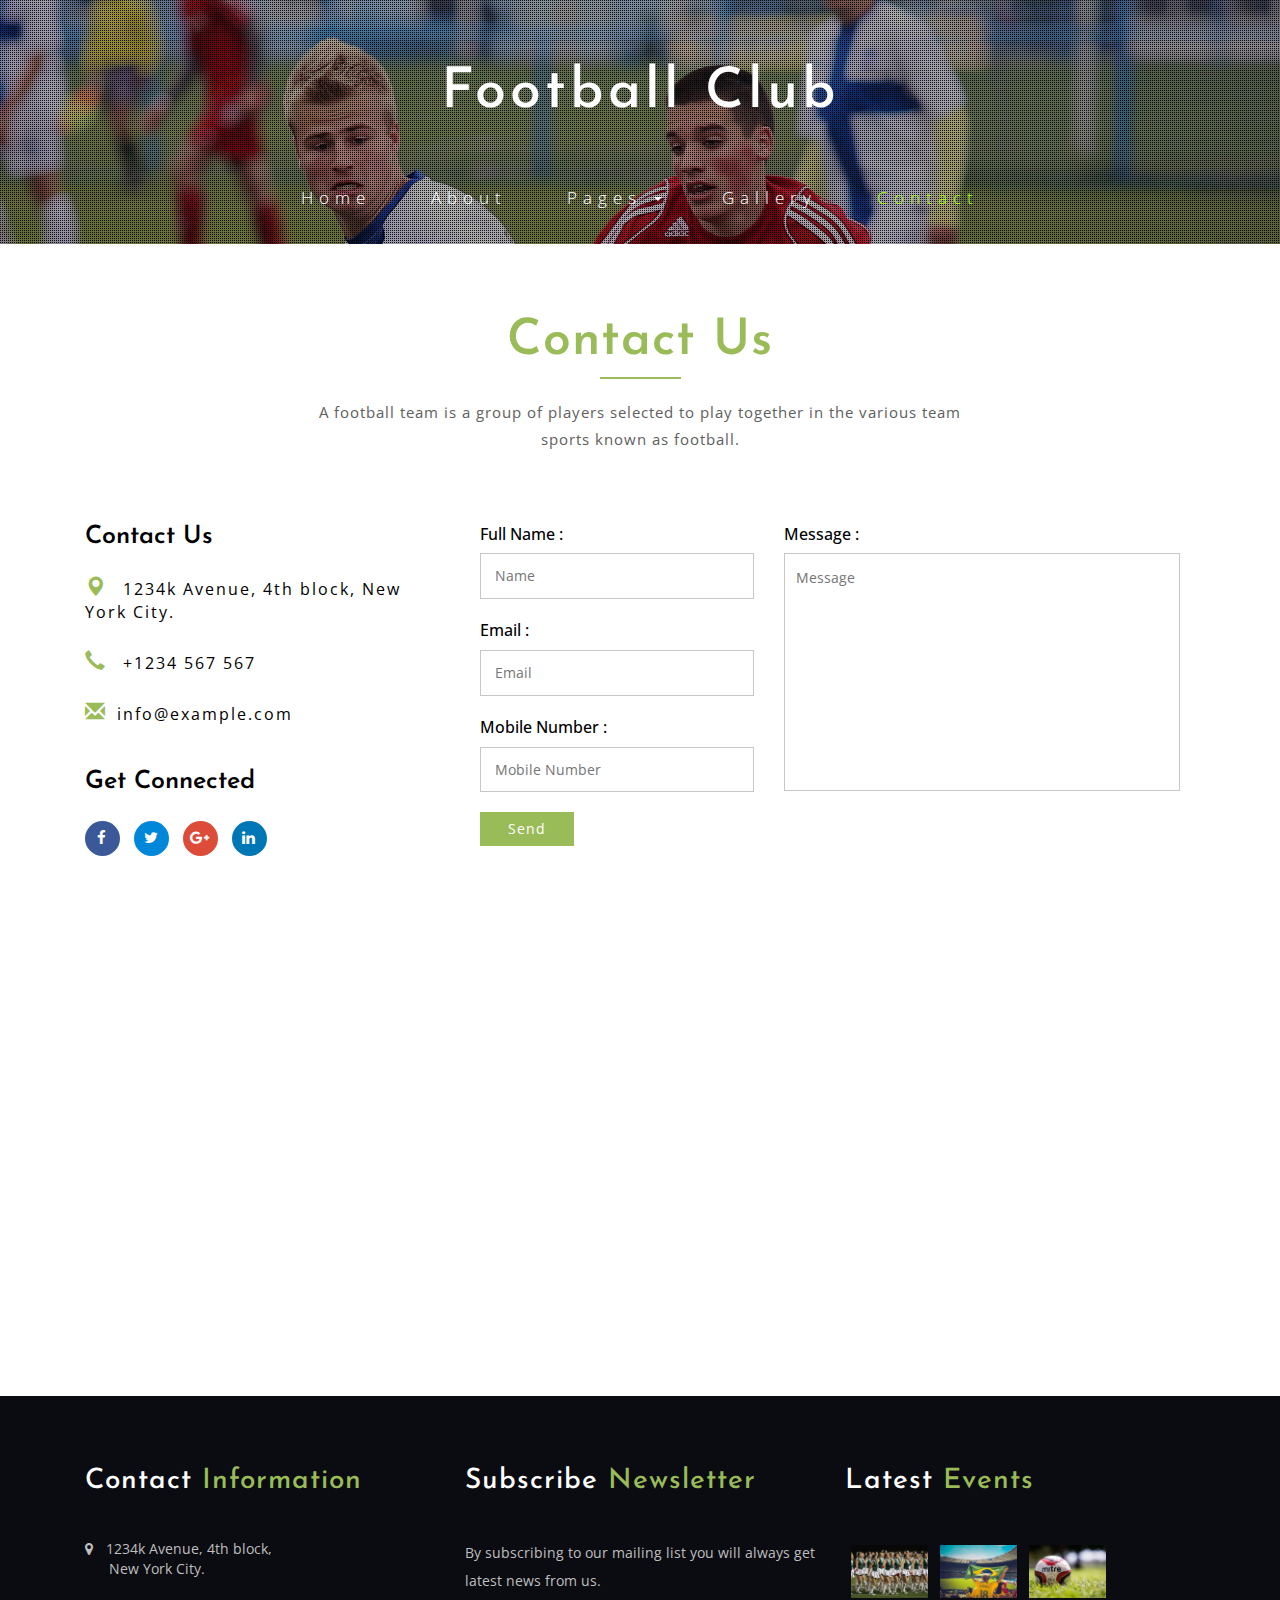
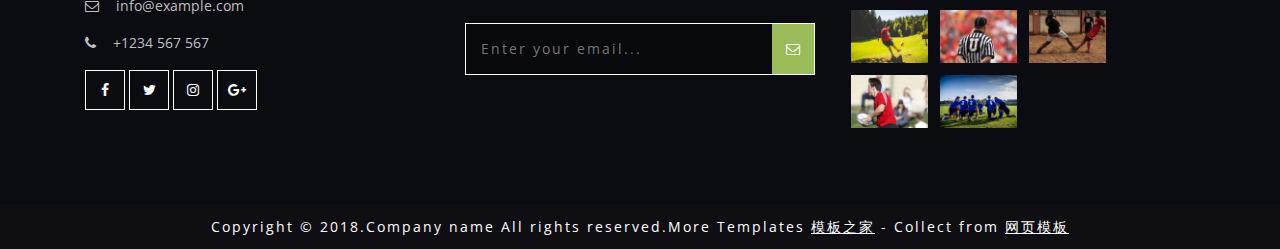
<file: contact.html>
<!DOCTYPE html>
<html lang="en">
<head>
<title>Contact</title>
<meta name="viewport" content="width=device-width, initial-scale=1">
<meta http-equiv="Content-Type" content="text/html; charset=utf-8" />
<meta name="keywords" content="" />
<script type="application/x-javascript"> addEventListener("load", function() { setTimeout(hideURLbar, 0); }, false); function hideURLbar(){ window.scrollTo(0,1); } </script>
<!-- Custom Theme files -->
<link href="css/bootstrap.css" type="text/css" rel="stylesheet" media="all">
<link href="css/style.css" type="text/css" rel="stylesheet" media="all">   
<link href="css/font-awesome.css" rel="stylesheet"> <!-- font-awesome icons -->
<!-- web-fonts -->  
<link href="http://fonts.googleapis.com/css?family=Josefin+Sans:100,100i,300,300i,400,400i,600,600i,700,700i&amp;subset=latin-ext" rel="stylesheet">
<link href="http://fonts.googleapis.com/css?family=Open+Sans:300,300i,400,400i,600,600i,700,700i,800" rel="stylesheet">
<!-- //web-fonts -->
</head>
<body> 
	<!-- banner -->
	<div class="w3ls-banner">
		<div class="w3lsbanner-info">
			<!-- header -->
			<div class="header">
				<div class="container">  
					<div class="header-mdl agileits-logo"><!-- header-two --> 
						<h1><a href="index.html">Football Club</a></h1> 
					</div>
					<div class="header-nav"><!-- header-three --> 	
						<nav class="navbar navbar-default">
							<div class="navbar-header">
								<button type="button" class="navbar-toggle" data-toggle="collapse" data-target="#bs-example-navbar-collapse-1">
									<span class="sr-only">Toggle navigation</span>
									<span class="icon-bar"></span>
									<span class="icon-bar"></span>
									<span class="icon-bar"></span>
								</button> 
							</div>
							<!-- top-nav -->
							<div class="collapse navbar-collapse" id="bs-example-navbar-collapse-1">
								<ul class="nav navbar-nav cl-effect-16">
									<li><a href="index.html" data-hover="Home">Home</a></li>
									<li><a href="about.html" data-hover="About">About</a></li> 
									<li><a href="#" class="dropdown-toggle" data-toggle="dropdown" role="button" aria-haspopup="true" aria-expanded="false">Pages <span class="caret"></span></a>
										<ul class="dropdown-menu">
											<li><a href="icons.html" data-hover="Web Icons">Web Icons</a></li>
											<li><a href="codes.html" data-hover="Short Codes">Short Codes</a></li>
										</ul>
									</li> 
									<li><a href="gallery.html" data-hover="Gallery">Gallery</a></li>
									<li><a href="contact.html" class="active" data-hover="Contact">Contact</a></li>
								</ul>  
								<div class="clearfix"> </div>	
							</div>
						</nav>    
					</div>	
				</div>	
			</div>	
			<!-- //header --> 
			
		</div>	
	</div>	
	<!-- //banner -->
		<!-- contact -->
<div class="contact">
	<div class="container">
		<div class="wthree_head_section">
			<h3 class="w3l_header">Contact Us</h3>
			<p>A football team is a group of players selected to play together in the various team sports known as football.</p>
			</div>		
		<div class="gal-btm">
			<div class="map-home">
				<div class="col-md-4 drop-pad sign-gd-two">
					<h3>Contact Us</h3>
					<ul>
						<li><i class="glyphicon glyphicon-map-marker" aria-hidden="true"></i> 1234k Avenue, 4th block,
 <span>New York City.</span></li>
						<li><i class="glyphicon glyphicon-earphone" aria-hidden="true"></i> +1234 567 567</li>
						<li><i class="glyphicon glyphicon-envelope" aria-hidden="true"></i><a href="mailto:info@example.com">info@example.com</a></li>
					</ul>
					<h3 class="connect">Get Connected</h3>
					<ul class="top-links">
						<li><a href="#"><i class="fa fa-facebook"></i></a></li>
						<li><a href="#"><i class="fa fa-twitter"></i></a></li>
						<li><a href="#"><i class="fa fa-google-plus"></i></a></li>
						<li><a href="#"><i class="fa fa-linkedin"></i></a></li>
					</ul>
				</div>
				<div class="col-md-8 contact-w3ls">
					<form action="#" method="post">
					<div class="col-md-5 col-sm-5 contact-left agileits-w3layouts">
					
						<div class="f-control"> 
							<label class="header1">Full Name <span>:</span></label>
							<input type="text" name="First Name" placeholder="Name" required="">
						</div>
						
						<div class="f-control"> 
							<label class="header1">Email <span>:</span></label>
							<input type="email" class="email" name="Email" placeholder="Email" required="">
						</div>
						
						<div class="f-control">
							<label class="header1">Mobile Number <span>:</span></label>
							<input type="text" name="Number" placeholder="Mobile Number" required="">
						</div>	
						<!-- <input type="text" class="email" name="Last Name" placeholder="Last Name" required=""> -->
					</div> 
					<div class="col-md-7 col-sm-7 contact-right agileits-w3layouts">
						
							<label class="header1">Message <span>:</span></label>
							<textarea name="Message" placeholder="Message" required=""></textarea>
						
						
					</div>
					<div class="clearfix"> </div> 
					<input type="submit" value="Send">
				</form>
				</div>
				<div class="clearfix"></div>
			</div>
		</div>
	</div>
</div>
<!-- //contact -->
<!-- map -->
	<div class="frame">
		<iframe src="https://www.google.com/maps/embed?pb=!1m16!1m12!1m3!1d386975.701497832!2d-74.04163750940282!3d40.73457550549379!2m3!1f0!2f0!3f0!3m2!1i1024!2i768!4f13.1!2m1!1sfootball+club+newyork!5e0!3m2!1sen!2sin!4v1517899269057" allowfullscreen></iframe>
	</div>
<!-- //map -->
    	
		<!-- footer -->
	<div class="footer">
	<div class="container">
		<div class="f-bg-w3l">
		<div class="col-md-4 w3layouts_footer_grid">
					<h2>Contact <span>Information</span></h2>
					    <ul class="con_inner_text">
							<li><span class="fa fa-map-marker" aria-hidden="true"></span>1234k Avenue, 4th block, <label> New York City.</label></li>
							<li><span class="fa fa-envelope-o" aria-hidden="true"></span> <a href="mailto:info@example.com">info@example.com</a></li>
							<li><span class="fa fa-phone" aria-hidden="true"></span> +1234 567 567</li>
						</ul>

					<ul class="social_agileinfo">
						<li><a href="#" class="w3_facebook"><i class="fa fa-facebook"></i></a></li>
						<li><a href="#" class="w3_twitter"><i class="fa fa-twitter"></i></a></li>
						<li><a href="#" class="w3_instagram"><i class="fa fa-instagram"></i></a></li>
						<li><a href="#" class="w3_google"><i class="fa fa-google-plus"></i></a></li>
					</ul>
				</div>
				<div class="col-md-4 w3layouts_footer_grid">
					<h2>Subscribe <span>Newsletter</span></h2>
					<p>By subscribing to our mailing list you will always get latest news from us.</p>
					<form action="#" method="post">
						<input type="email" name="Email" placeholder="Enter your email..." required="">
						<button class="btn1"><i class="fa fa-envelope-o" aria-hidden="true"></i></button>
						<div class="clearfix"> </div>
					</form>
				</div>
				<div class="col-md-4 w3layouts_footer_grid">
					<h3>Latest <span>Events</span></h3>
					   <ul class="con_inner_text midimg">
						<li><a href="#"><img src="images/g5.jpg" alt="" class="img-responsive" /></a></li>
					    <li><a href="#"><img src="images/g6.jpg" alt="" class="img-responsive" /></a></li>
						<li><a href="#"><img src="images/g7.jpg" alt="" class="img-responsive" /></a></li>
						<li><a href="#"><img src="images/g8.jpg" alt="" class="img-responsive" /></a></li>
						<li><a href="#"><img src="images/g9.jpg" alt="" class="img-responsive" /></a></li>
					    <li><a href="#"><img src="images/g10.jpg" alt="" class="img-responsive" /></a></li>
						 <li><a href="#"><img src="images/g12.jpg" alt="" class="img-responsive" /></a></li>
						<li><a href="#"><img src="images/g11.jpg" alt="" class="img-responsive" /></a></li>
				     </ul>
					
				</div>
				<div class="clearfix"> </div>
			</div>
			</div>
			<p class="copyright">Copyright &copy; 2018.Company name All rights reserved.More Templates <a href="http://www.cssmoban.com/" target="_blank" title="模板之家">模板之家</a> - Collect from <a href="http://www.cssmoban.com/" title="网页模板" target="_blank">网页模板</a></p>
	</div>
	<!-- //footer -->
  
	<!-- js --> 
	<script src="js/jquery-2.2.3.min.js"></script> 
	<script src="js/SmoothScroll.min.js"></script>
	<!-- //js -->  
	<!-- start-smooth-scrolling -->
	<script type="text/javascript" src="js/move-top.js"></script>
	<script type="text/javascript" src="js/easing.js"></script>	
	<script type="text/javascript">
			jQuery(document).ready(function($) {
				$(".scroll").click(function(event){		
					event.preventDefault();
			
			$('html,body').animate({scrollTop:$(this.hash).offset().top},1000);
				});
			});
	</script>
	<!-- //end-smooth-scrolling -->	
	<!-- smooth-scrolling-of-move-up -->
	<script type="text/javascript">
		$(document).ready(function() {
			/*
			var defaults = {
				containerID: 'toTop', // fading element id
				containerHoverID: 'toTopHover', // fading element hover id
				scrollSpeed: 1200,
				easingType: 'linear' 
			};
			*/
			
			$().UItoTop({ easingType: 'easeOutQuart' });
			
		});
	</script>
	<!-- //smooth-scrolling-of-move-up -->  
	<!-- Bootstrap core JavaScript
    ================================================== -->
    <!-- Placed at the end of the document so the pages load faster -->
    <script src="js/bootstrap.js"></script>
</body>
</html>
</file>
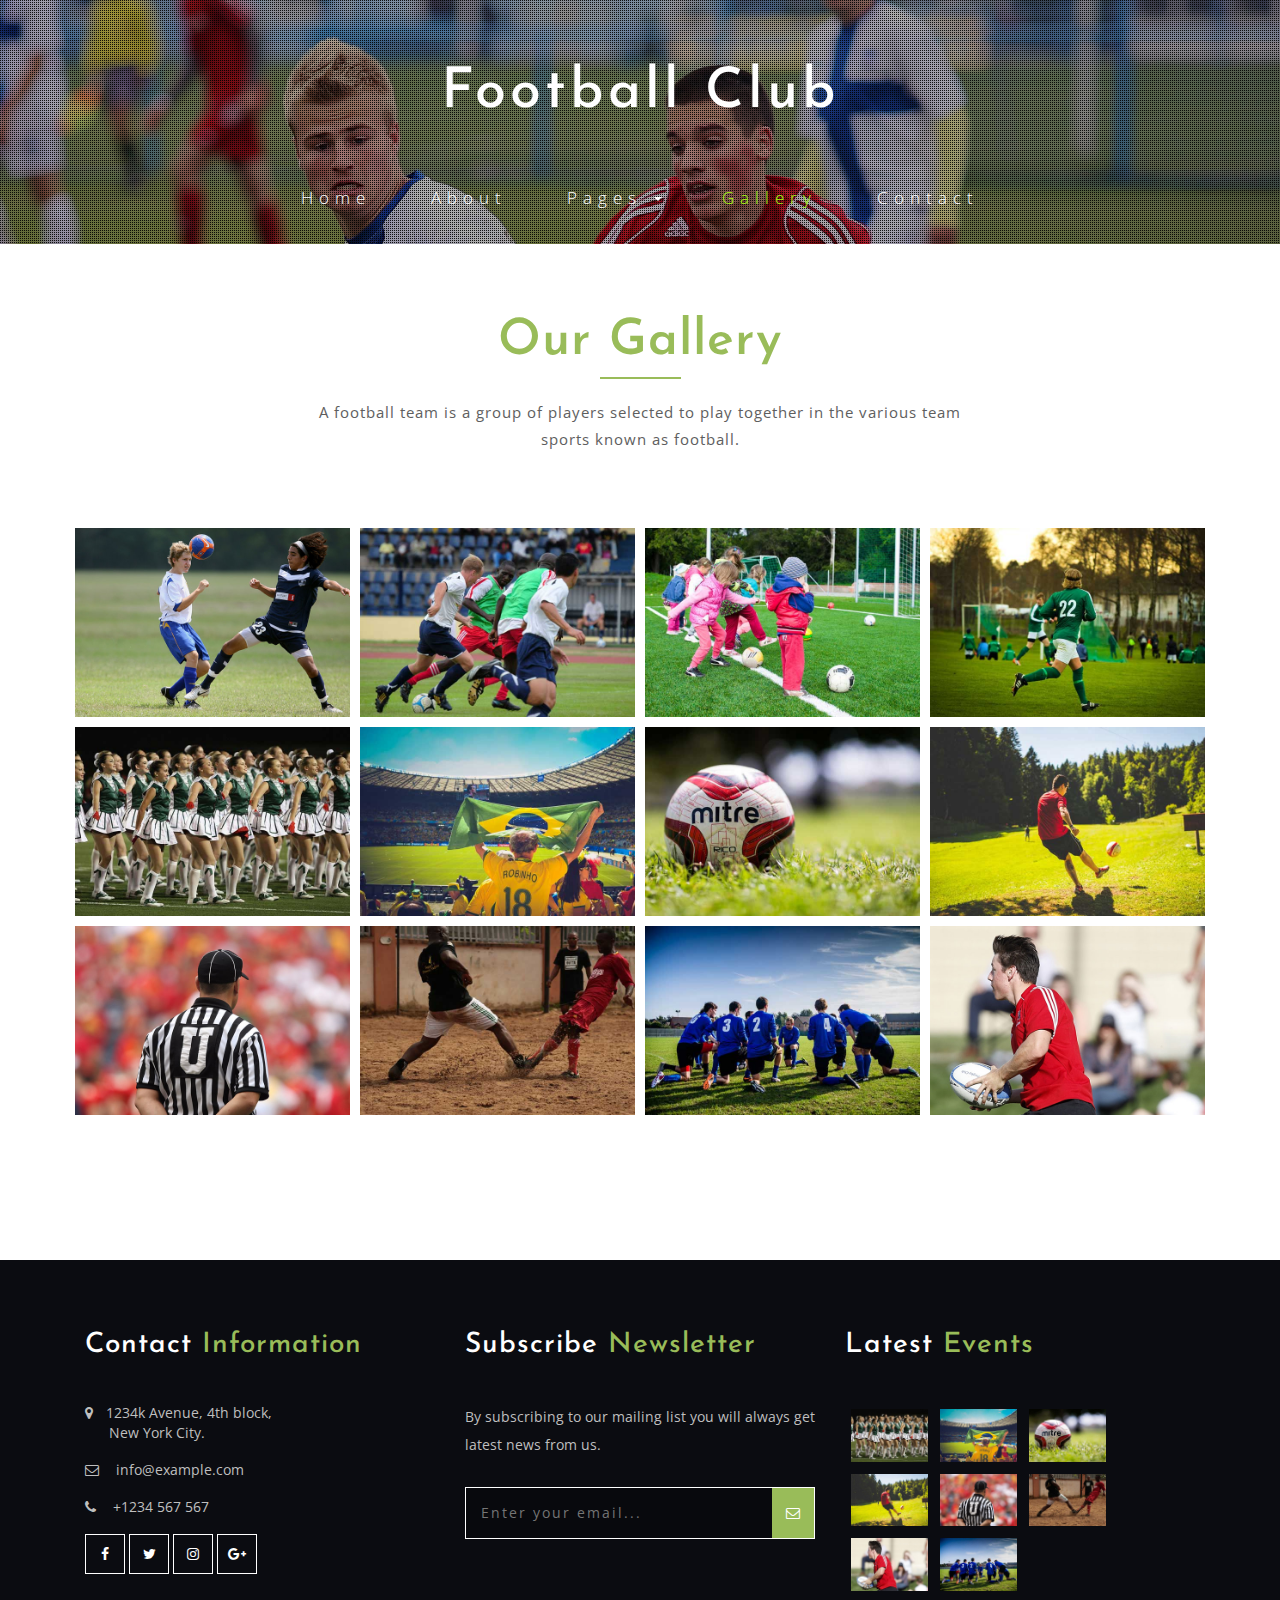
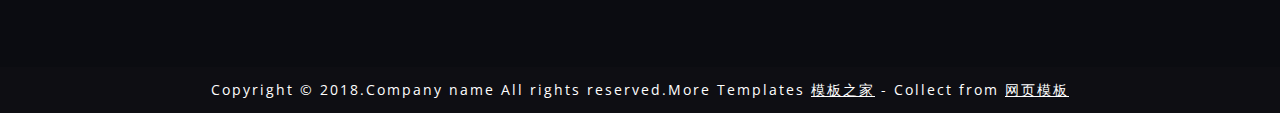
<file: gallery.html>
<!DOCTYPE html>
<html lang="en">
<head>
<title>Gallery</title>
<meta name="viewport" content="width=device-width, initial-scale=1">
<meta http-equiv="Content-Type" content="text/html; charset=utf-8" />
<meta name="keywords" content="" />
<script type="application/x-javascript"> addEventListener("load", function() { setTimeout(hideURLbar, 0); }, false); function hideURLbar(){ window.scrollTo(0,1); } </script>
<!-- Custom Theme files -->
<link href="css/bootstrap.css" type="text/css" rel="stylesheet" media="all">
<link href="css/style.css" type="text/css" rel="stylesheet" media="all">   
<link href="css/font-awesome.css" rel="stylesheet"> <!-- font-awesome icons -->
<link rel="stylesheet" href="css/lightbox.css"><!-- For-gallery-CSS -->
<!-- web-fonts -->  
<link href="http://fonts.googleapis.com/css?family=Josefin+Sans:100,100i,300,300i,400,400i,600,600i,700,700i&amp;subset=latin-ext" rel="stylesheet">
<link href="http://fonts.googleapis.com/css?family=Open+Sans:300,300i,400,400i,600,600i,700,700i,800" rel="stylesheet">
<!-- //web-fonts -->
</head>
<body> 
	<!-- banner -->
	<div class="w3ls-banner">
		<div class="w3lsbanner-info">
			<!-- header -->
			<div class="header">
				<div class="container">  
					<div class="header-mdl agileits-logo"><!-- header-two --> 
						<h1><a href="index.html">Football Club</a></h1> 
					</div>
					<div class="header-nav"><!-- header-three --> 	
						<nav class="navbar navbar-default">
							<div class="navbar-header">
								<button type="button" class="navbar-toggle" data-toggle="collapse" data-target="#bs-example-navbar-collapse-1">
									<span class="sr-only">Toggle navigation</span>
									<span class="icon-bar"></span>
									<span class="icon-bar"></span>
									<span class="icon-bar"></span>
								</button> 
							</div>
							<!-- top-nav -->
							<div class="collapse navbar-collapse" id="bs-example-navbar-collapse-1">
								<ul class="nav navbar-nav cl-effect-16">
									<li><a href="index.html" data-hover="Home">Home</a></li>
									<li><a href="about.html" data-hover="About">About</a></li> 
									<li><a href="#" class="dropdown-toggle" data-toggle="dropdown" role="button" aria-haspopup="true" aria-expanded="false">Pages <span class="caret"></span></a>
										<ul class="dropdown-menu">
											<li><a href="icons.html" data-hover="Web Icons">Web Icons</a></li>
											<li><a href="codes.html" data-hover="Short Codes">Short Codes</a></li>
										</ul>
									</li> 
									<li><a href="gallery.html" class="active" data-hover="Gallery">Gallery</a></li>
									<li><a href="contact.html" data-hover="Contact">Contact</a></li>
								</ul>  
								<div class="clearfix"> </div>	
							</div>
						</nav>    
					</div>	
				</div>	
			</div>	
			<!-- //header --> 
			
		</div>	
	</div>	
	<!-- //banner -->
		<!--gallery-->
	<div class="gallery">
		<div class="container">	
		<div class="wthree_head_section">
			<div class="wthree_head_section">
				<h3 class="w3l_header">Our Gallery</h3>
				<p>A football team is a group of players selected to play together in the various team sports known as football.</p>
			</div>
			<div class="gallery-info">
				<div class="col-md-3 gallery-grids">
					<a href="images/g1.jpg" class="gallery-box" data-lightbox="example-set" data-title="">
						<img src="images/g1.jpg" alt="" class="img-responsive zoom-img">
					</a>
				</div>
				<div class="col-md-3 gallery-grids">
					<a href="images/g2.jpg" class="gallery-box" data-lightbox="example-set" data-title="">
						<img src="images/g2.jpg" alt="" class="img-responsive zoom-img">
					</a>
				</div>
				<div class="col-md-3 gallery-grids">
					<a href="images/g3.jpg" class="gallery-box" data-lightbox="example-set" data-title="">
						<img src="images/g3.jpg" alt="" class="img-responsive zoom-img">
					</a>
				</div>
				<div class="col-md-3 gallery-grids">
					<a href="images/g4.jpg" class="gallery-box" data-lightbox="example-set" data-title="">
						<img src="images/g4.jpg" alt="" class="img-responsive zoom-img">
					</a>
				</div>
				<div class="col-md-3 gallery-grids">
					<a href="images/g5.jpg" class="gallery-box" data-lightbox="example-set" data-title="">
						<img src="images/g5.jpg" alt="" class="img-responsive zoom-img">
					</a>
				</div>
				<div class="col-md-3 gallery-grids">
					<a href="images/g6.jpg" class="gallery-box" data-lightbox="example-set" data-title="">
						<img src="images/g6.jpg" alt="" class="img-responsive zoom-img">
					</a>
				</div>
				<div class="col-md-3 gallery-grids">
					<a href="images/g7.jpg" class="gallery-box" data-lightbox="example-set" data-title="">
						<img src="images/g7.jpg" alt="" class="img-responsive zoom-img">
					</a>
				</div>
				<div class="col-md-3 gallery-grids">
					<a href="images/g8.jpg" class="gallery-box" data-lightbox="example-set" data-title="">
						<img src="images/g8.jpg" alt="" class="img-responsive zoom-img">
					</a>
				</div>
				<div class="col-md-3 gallery-grids">
					<a href="images/g9.jpg" class="gallery-box" data-lightbox="example-set" data-title="">
						<img src="images/g9.jpg" alt="" class="img-responsive zoom-img">
					</a>
				</div>
				<div class="col-md-3 gallery-grids">
					<a href="images/g10.jpg" class="gallery-box" data-lightbox="example-set" data-title="">
						<img src="images/g10.jpg" alt="" class="img-responsive zoom-img">
					</a>
				</div>
				<div class="col-md-3 gallery-grids">
					<a href="images/g11.jpg" class="gallery-box" data-lightbox="example-set" data-title="">
						<img src="images/g11.jpg" alt="" class="img-responsive zoom-img">
					</a>
				</div>
				<div class="col-md-3 gallery-grids">
					<a href="images/g12.jpg" class="gallery-box" data-lightbox="example-set" data-title="">
						<img src="images/g12.jpg" alt="" class="img-responsive zoom-img">
					</a>
				</div>
				<div class="clearfix"> </div>	
			</div>
			<script src="js/lightbox-plus-jquery.min.js"></script>
		</div>
</div>
</div>
<!--//gallery-->
    	
		<!-- footer -->
	<div class="footer">
	<div class="container">
		<div class="f-bg-w3l">
		<div class="col-md-4 w3layouts_footer_grid">
					<h2>Contact <span>Information</span></h2>
					    <ul class="con_inner_text">
							<li><span class="fa fa-map-marker" aria-hidden="true"></span>1234k Avenue, 4th block, <label> New York City.</label></li>
							<li><span class="fa fa-envelope-o" aria-hidden="true"></span> <a href="mailto:info@example.com">info@example.com</a></li>
							<li><span class="fa fa-phone" aria-hidden="true"></span> +1234 567 567</li>
						</ul>

					<ul class="social_agileinfo">
						<li><a href="#" class="w3_facebook"><i class="fa fa-facebook"></i></a></li>
						<li><a href="#" class="w3_twitter"><i class="fa fa-twitter"></i></a></li>
						<li><a href="#" class="w3_instagram"><i class="fa fa-instagram"></i></a></li>
						<li><a href="#" class="w3_google"><i class="fa fa-google-plus"></i></a></li>
					</ul>
				</div>
				<div class="col-md-4 w3layouts_footer_grid">
					<h2>Subscribe <span>Newsletter</span></h2>
					<p>By subscribing to our mailing list you will always get latest news from us.</p>
					<form action="#" method="post">
						<input type="email" name="Email" placeholder="Enter your email..." required="">
						<button class="btn1"><i class="fa fa-envelope-o" aria-hidden="true"></i></button>
						<div class="clearfix"> </div>
					</form>
				</div>
				<div class="col-md-4 w3layouts_footer_grid">
					<h3>Latest <span>Events</span></h3>
					   <ul class="con_inner_text midimg">
						<li><a href="#"><img src="images/g5.jpg" alt="" class="img-responsive" /></a></li>
					    <li><a href="#"><img src="images/g6.jpg" alt="" class="img-responsive" /></a></li>
						<li><a href="#"><img src="images/g7.jpg" alt="" class="img-responsive" /></a></li>
						<li><a href="#"><img src="images/g8.jpg" alt="" class="img-responsive" /></a></li>
						<li><a href="#"><img src="images/g9.jpg" alt="" class="img-responsive" /></a></li>
					    <li><a href="#"><img src="images/g10.jpg" alt="" class="img-responsive" /></a></li>
						 <li><a href="#"><img src="images/g12.jpg" alt="" class="img-responsive" /></a></li>
						<li><a href="#"><img src="images/g11.jpg" alt="" class="img-responsive" /></a></li>
				     </ul>
					
				</div>
				<div class="clearfix"> </div>
			</div>
			</div>
			<p class="copyright">Copyright &copy; 2018.Company name All rights reserved.More Templates <a href="http://www.cssmoban.com/" target="_blank" title="模板之家">模板之家</a> - Collect from <a href="http://www.cssmoban.com/" title="网页模板" target="_blank">网页模板</a></p>
	</div>
	<!-- //footer -->
  
	<!-- js --> 
	<script src="js/jquery-2.2.3.min.js"></script> 
	<script src="js/SmoothScroll.min.js"></script>
	<!-- //js -->  
	<!-- start-smooth-scrolling -->
	<script type="text/javascript" src="js/move-top.js"></script>
	<script type="text/javascript" src="js/easing.js"></script>	
	<script type="text/javascript">
			jQuery(document).ready(function($) {
				$(".scroll").click(function(event){		
					event.preventDefault();
			
			$('html,body').animate({scrollTop:$(this.hash).offset().top},1000);
				});
			});
	</script>
	<!-- //end-smooth-scrolling -->	
	<!-- smooth-scrolling-of-move-up -->
	<script type="text/javascript">
		$(document).ready(function() {
			/*
			var defaults = {
				containerID: 'toTop', // fading element id
				containerHoverID: 'toTopHover', // fading element hover id
				scrollSpeed: 1200,
				easingType: 'linear' 
			};
			*/
			
			$().UItoTop({ easingType: 'easeOutQuart' });
			
		});
	</script>
	<!-- //smooth-scrolling-of-move-up -->  
	<!-- Bootstrap core JavaScript
    ================================================== -->
    <!-- Placed at the end of the document so the pages load faster -->
    <script src="js/bootstrap.js"></script>
</body>
</html>
</file>
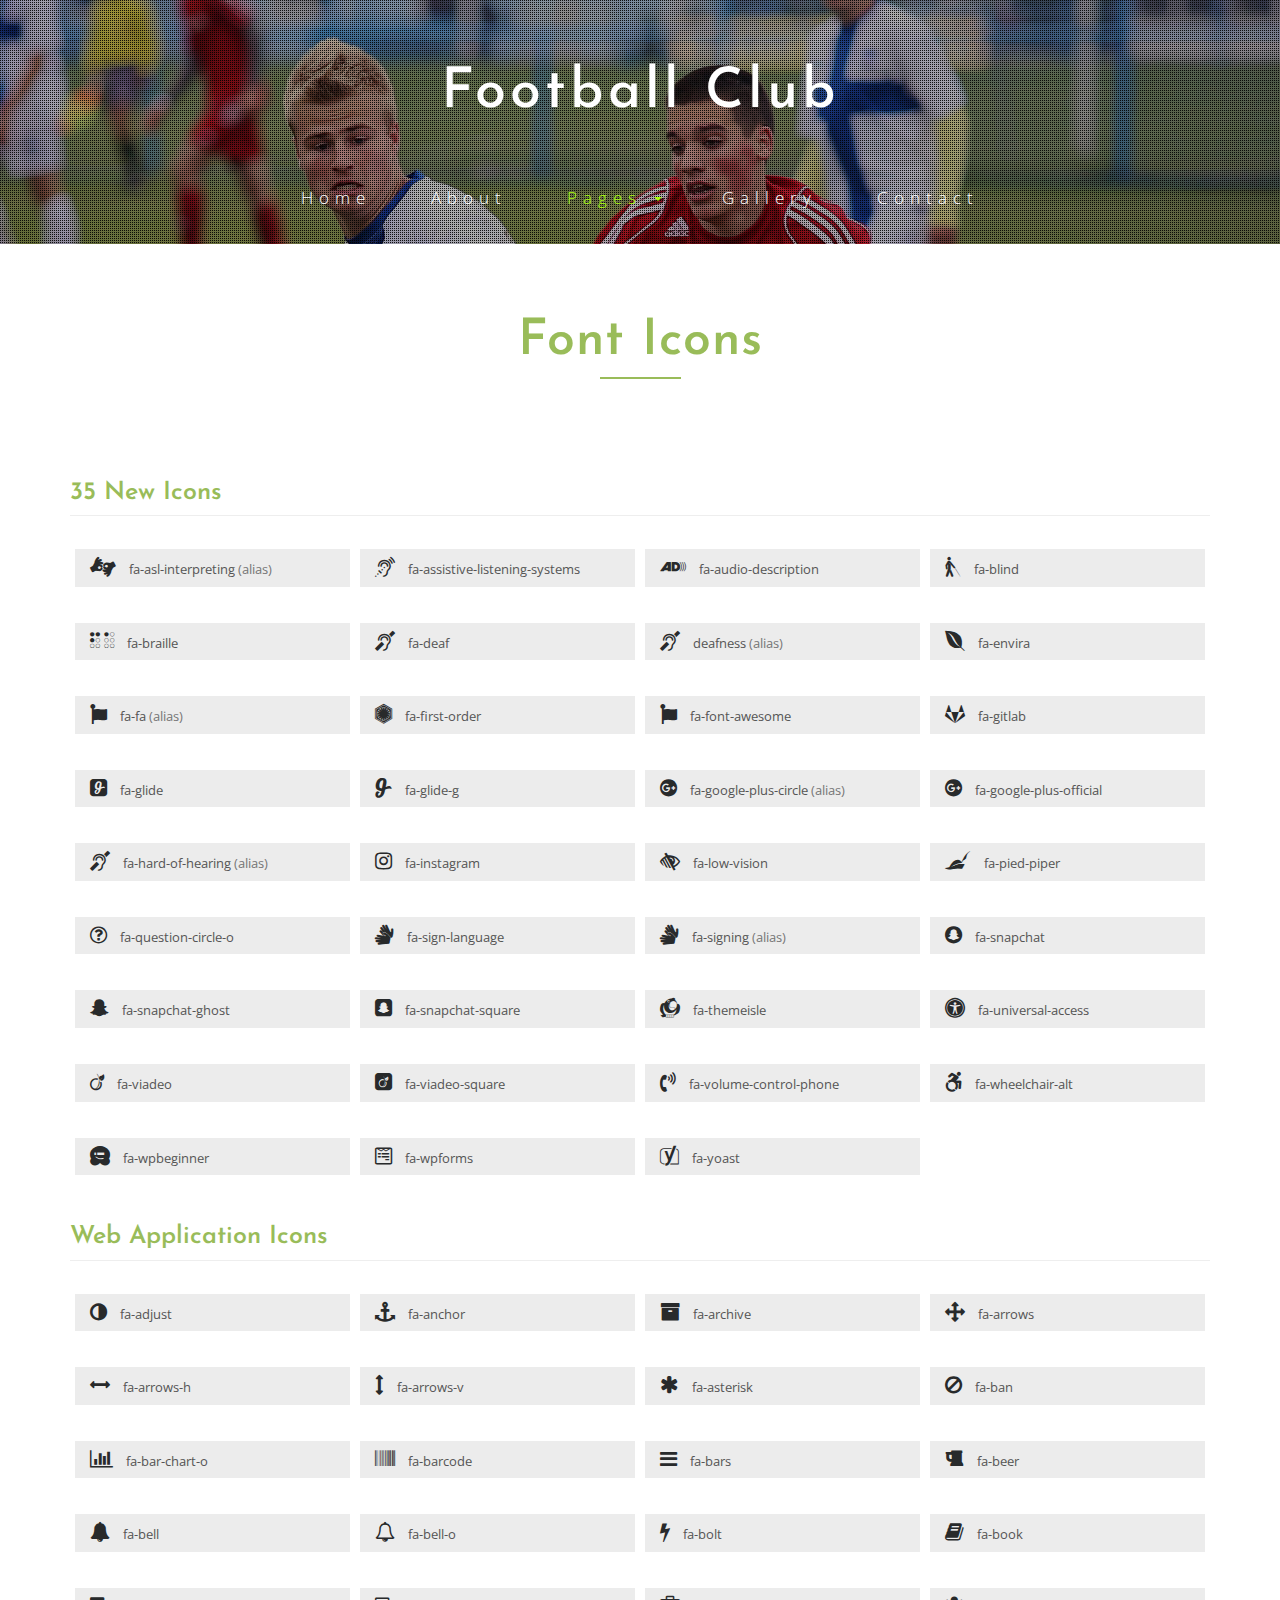
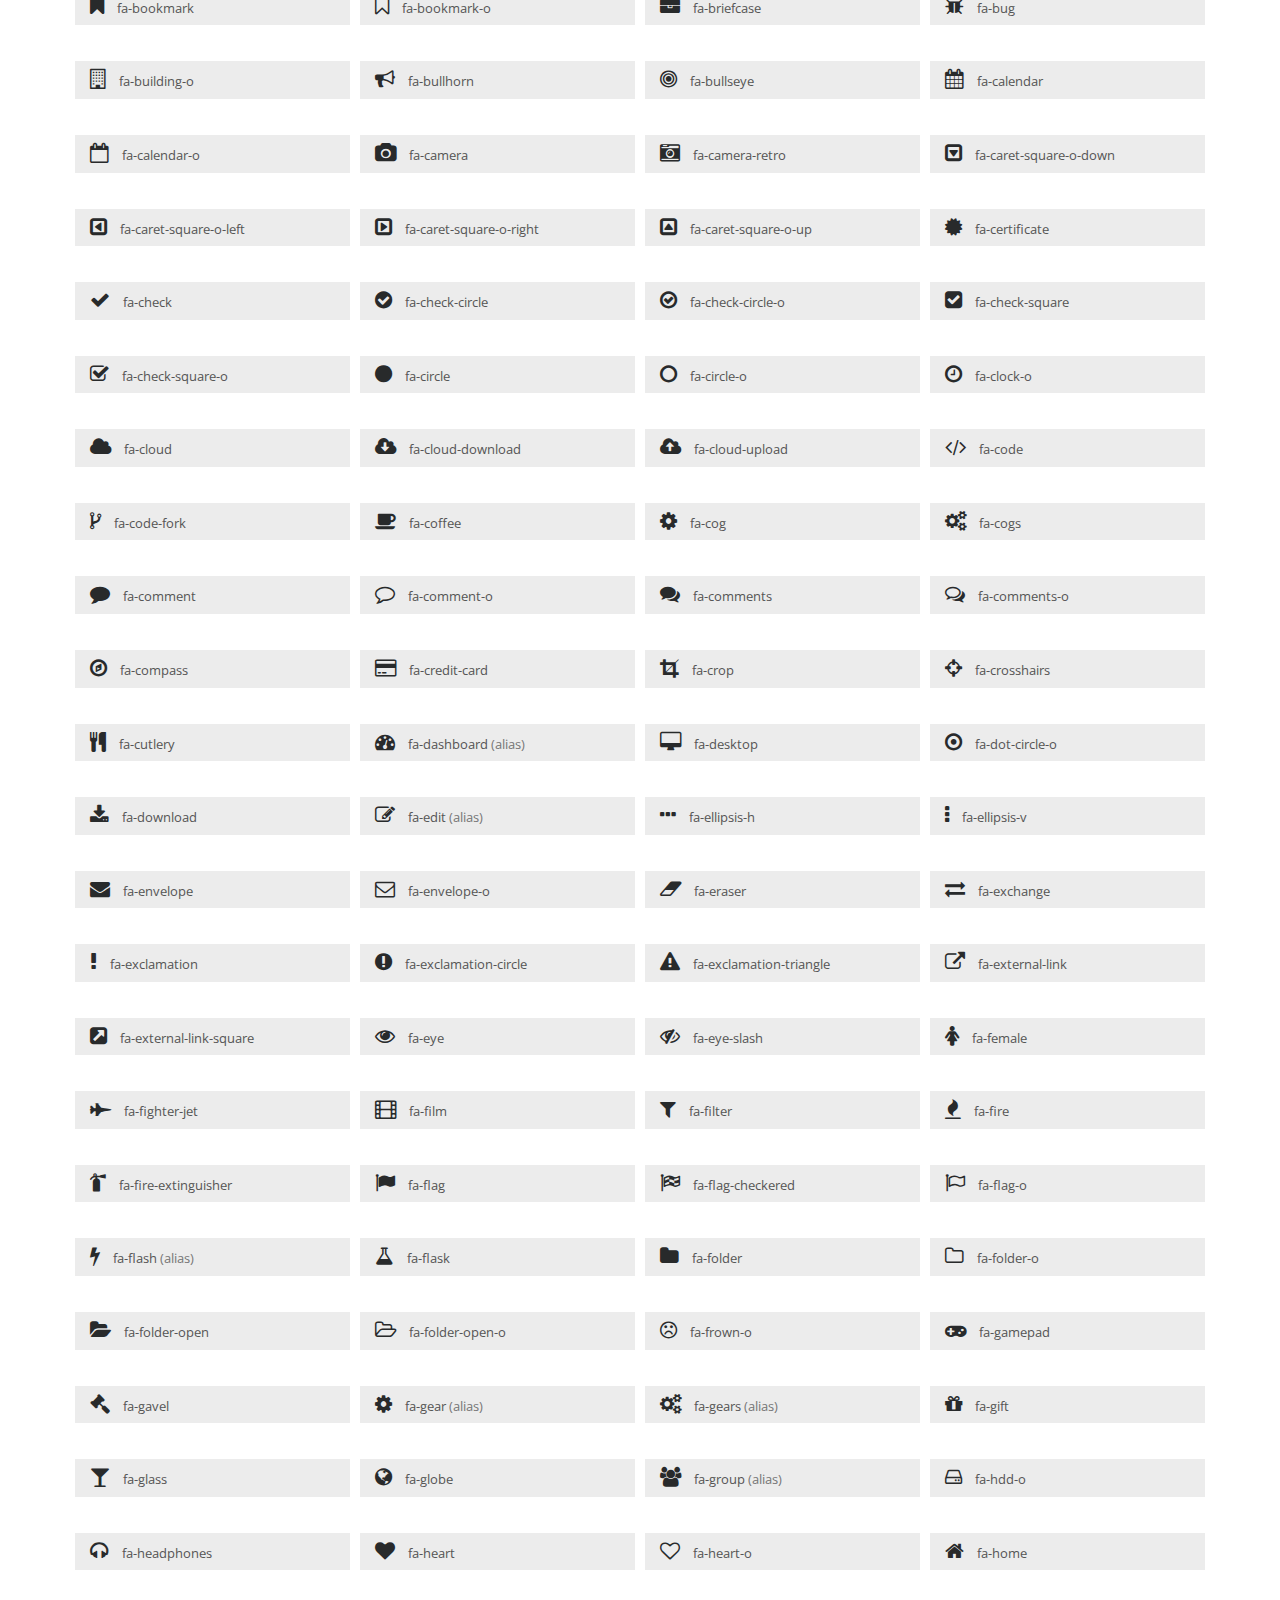
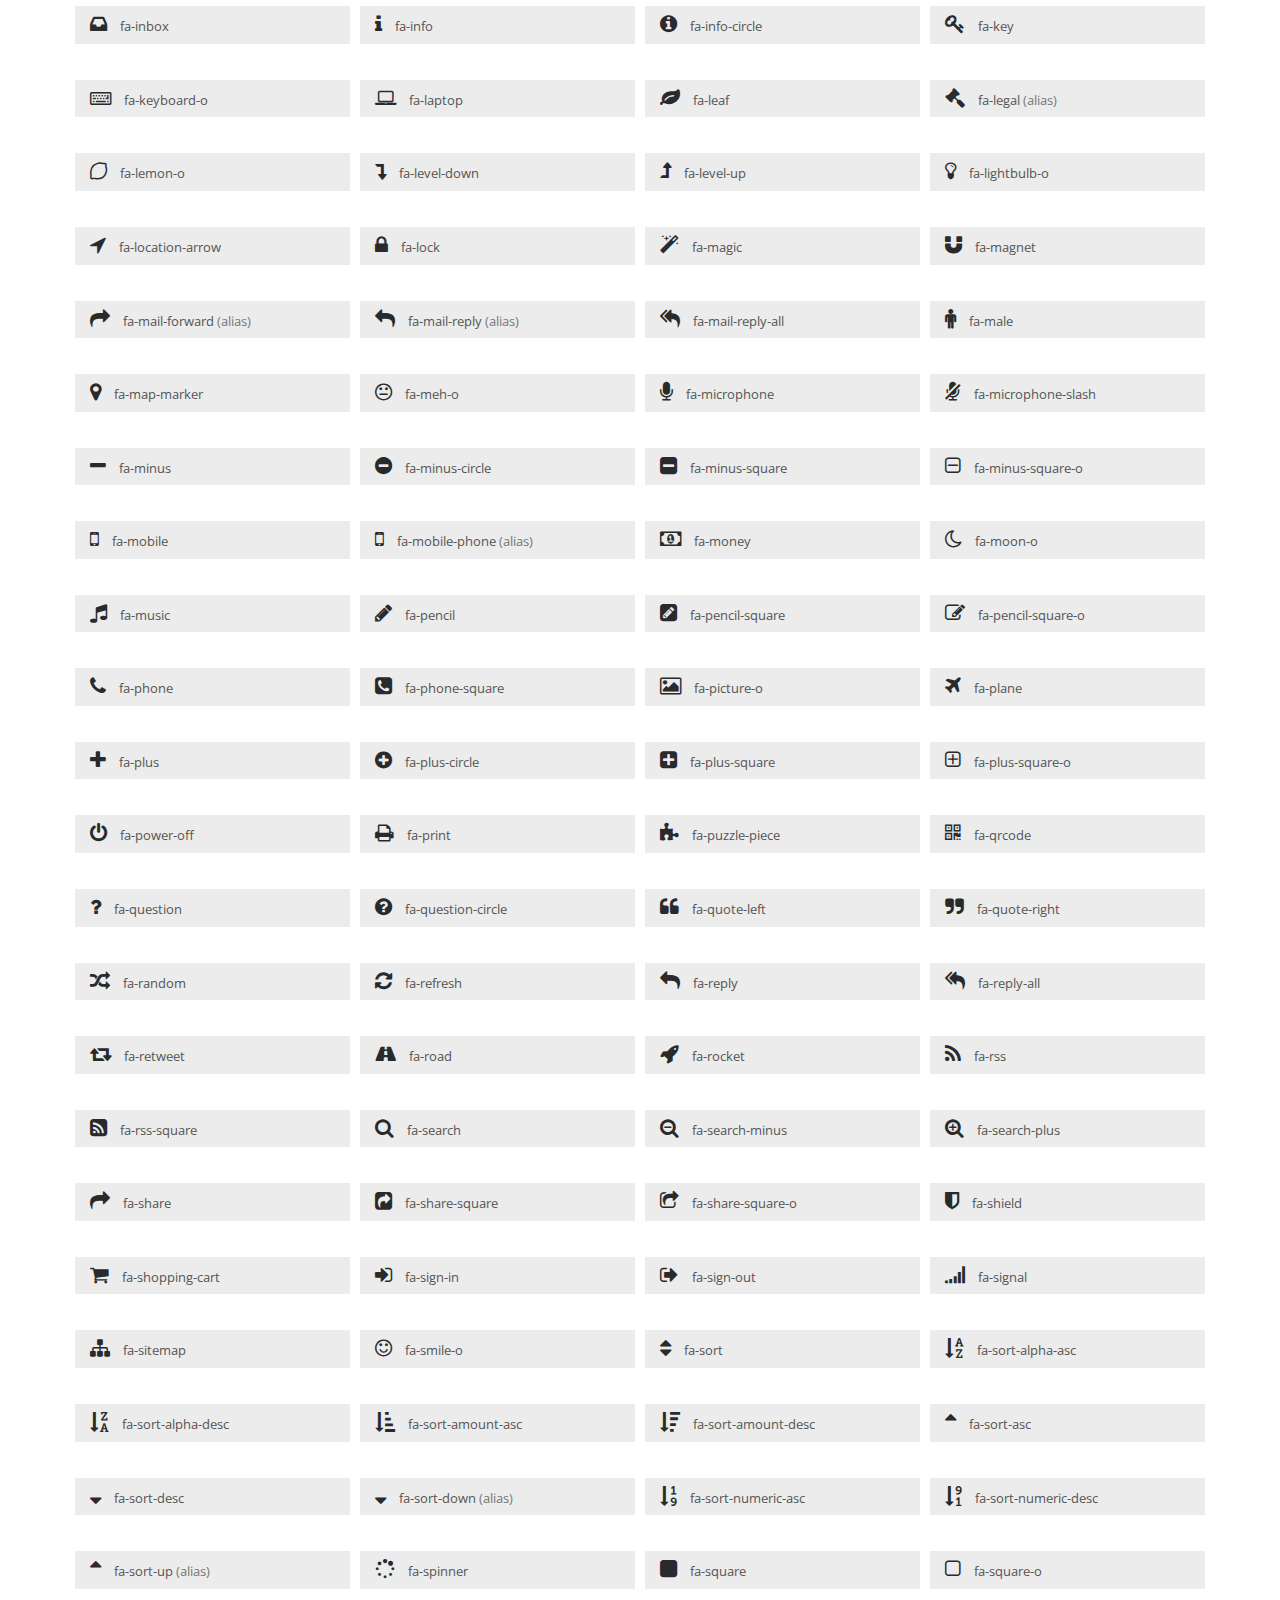
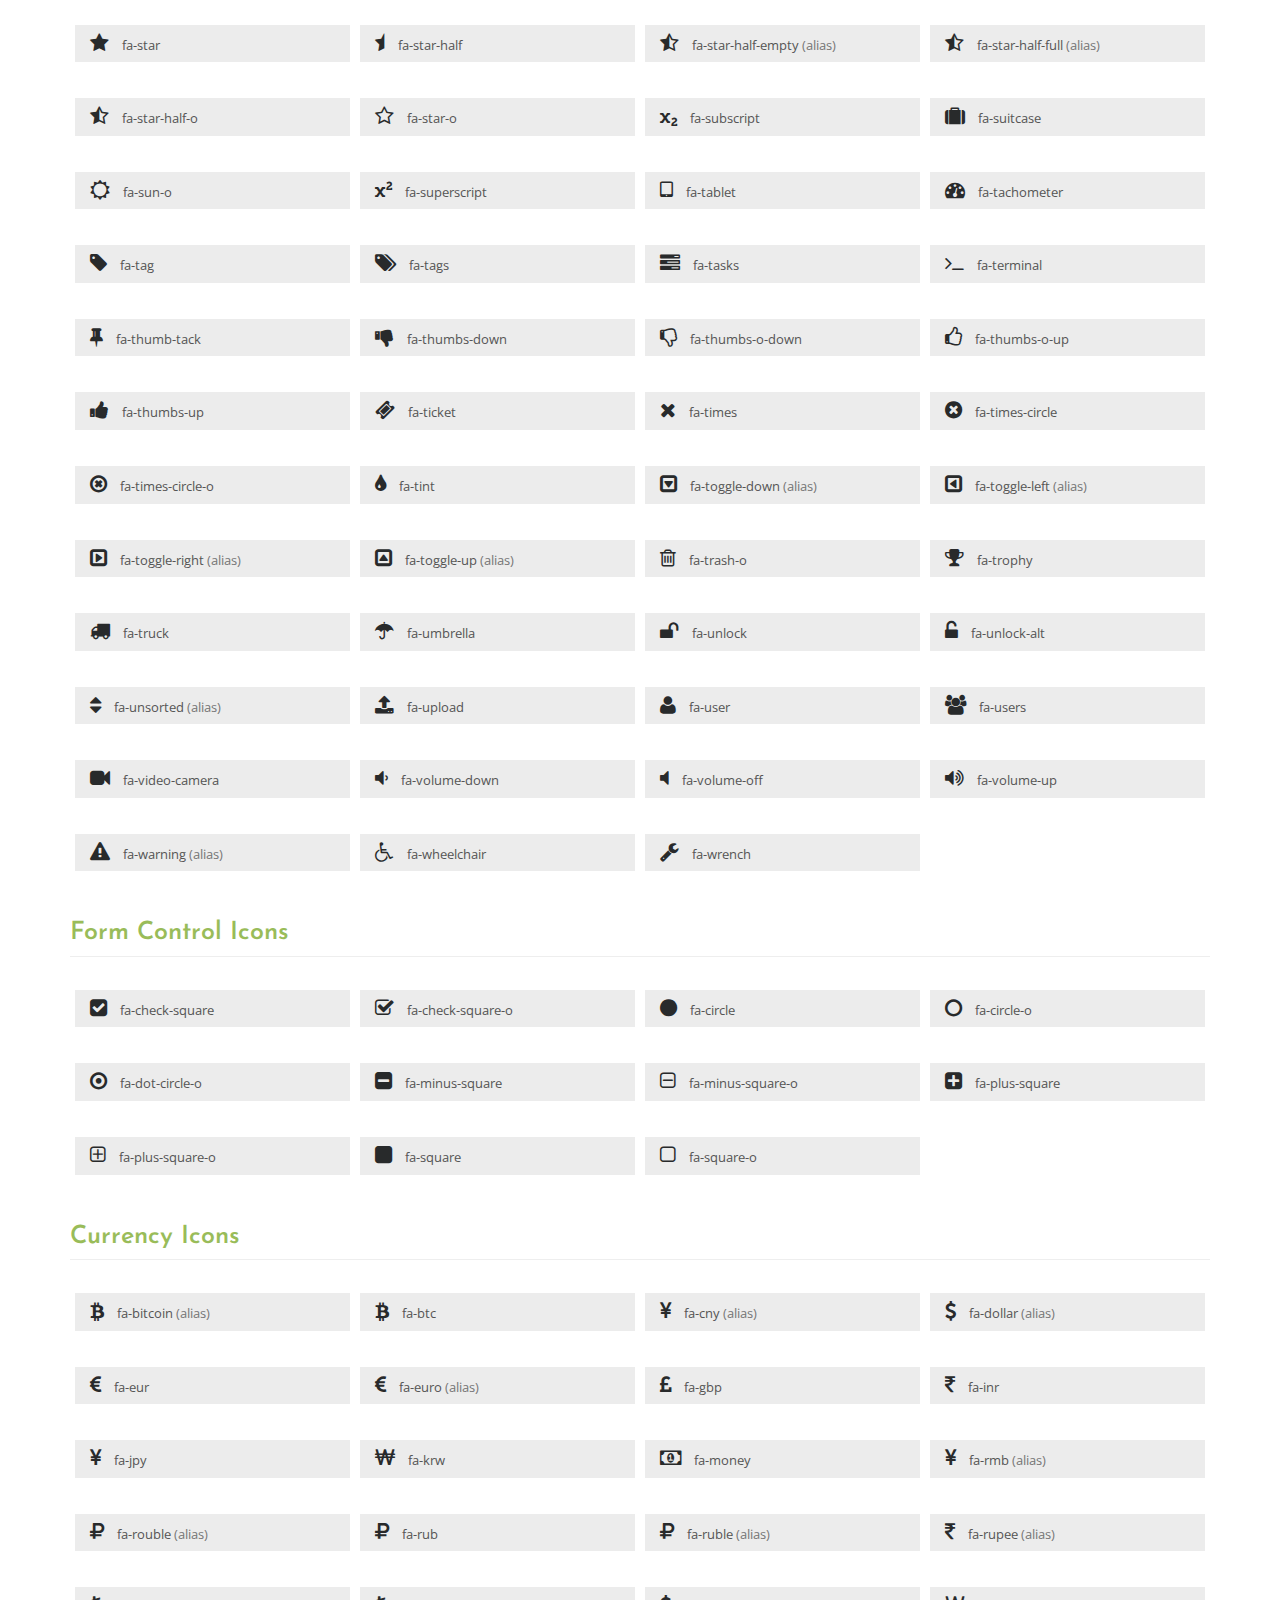
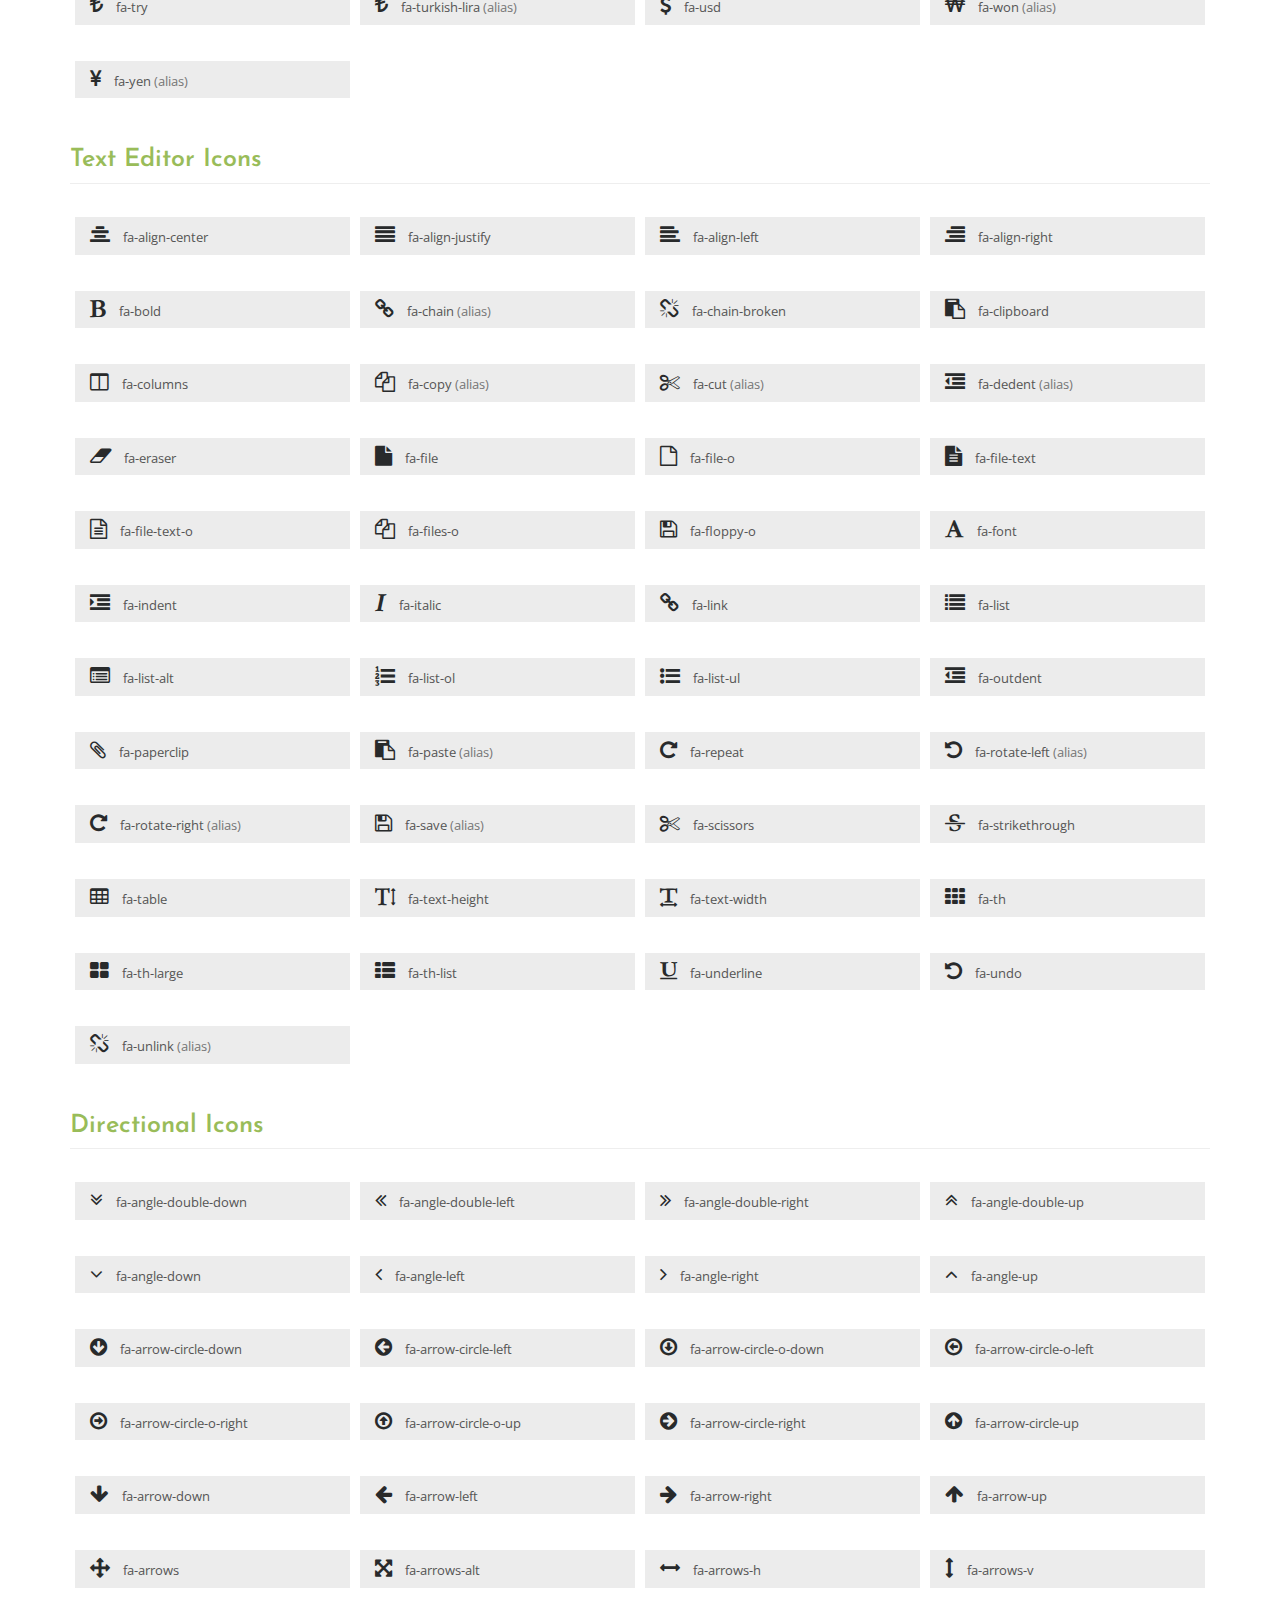
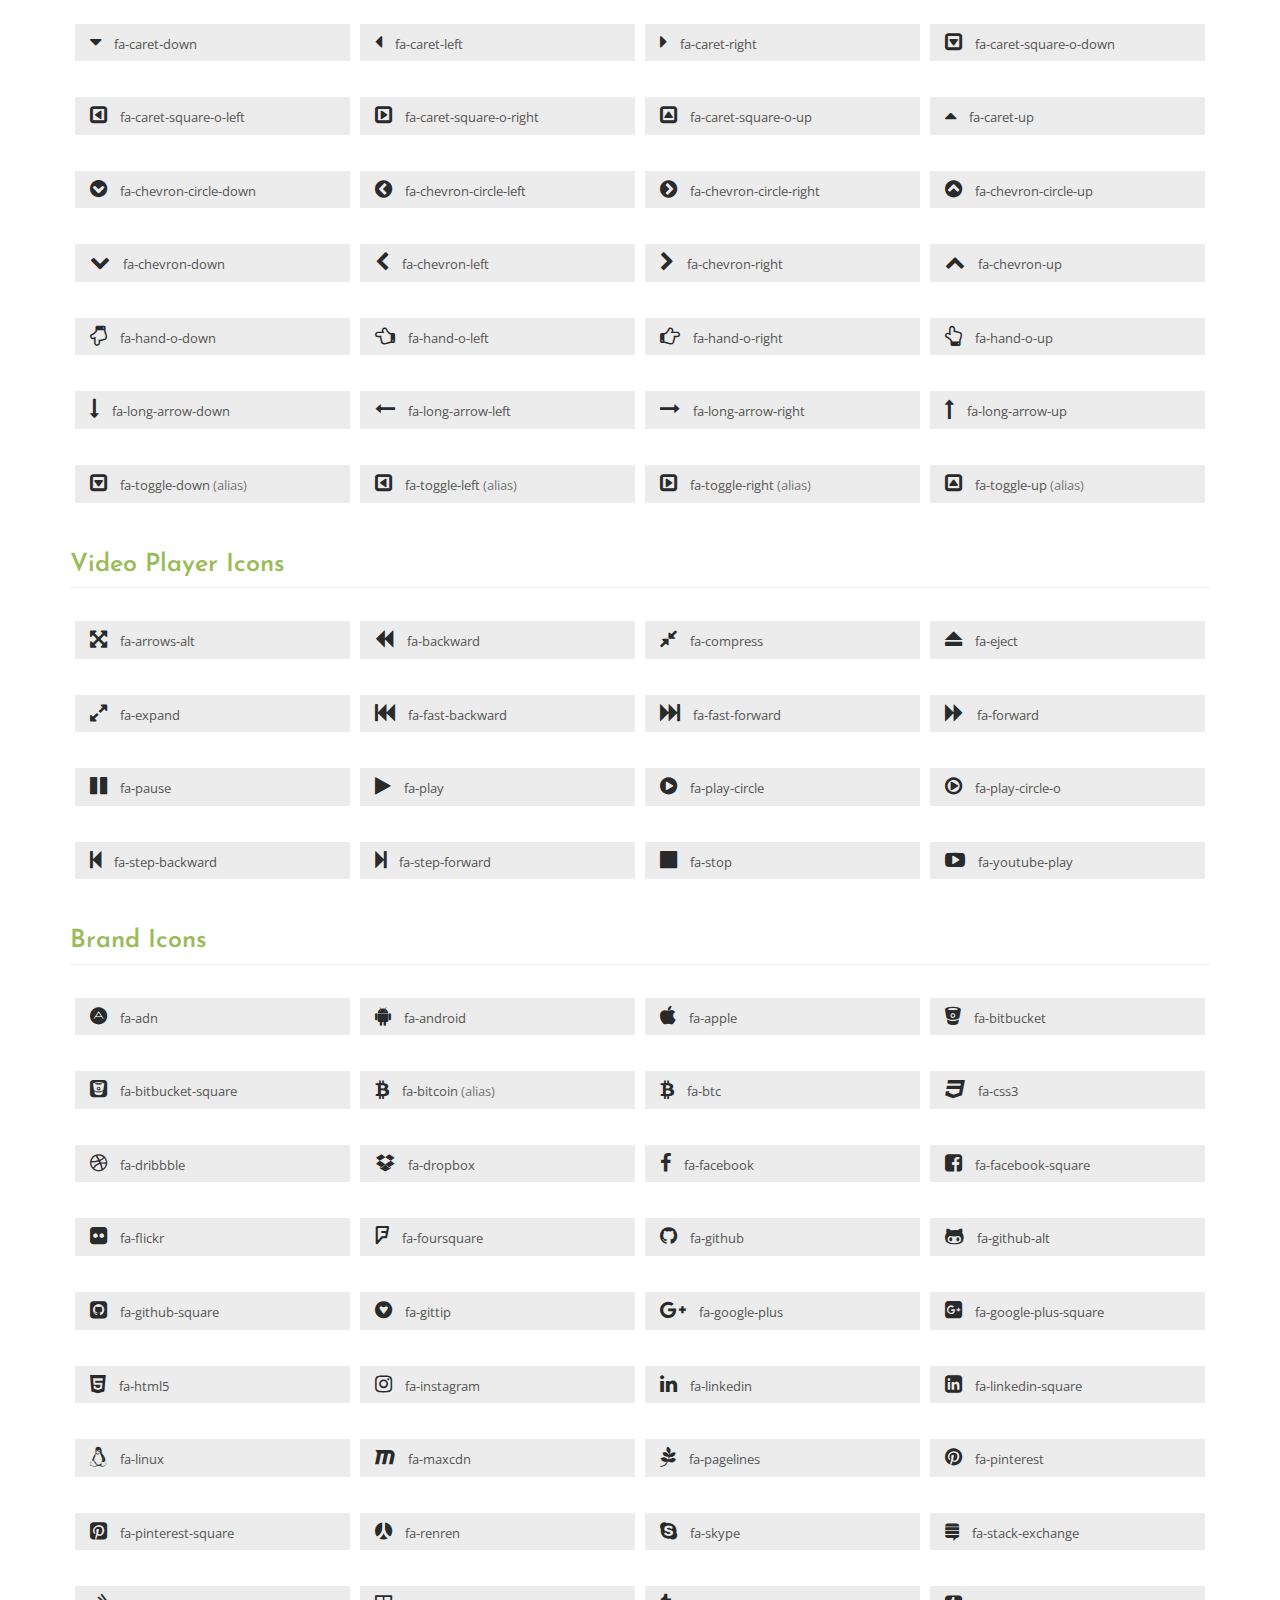
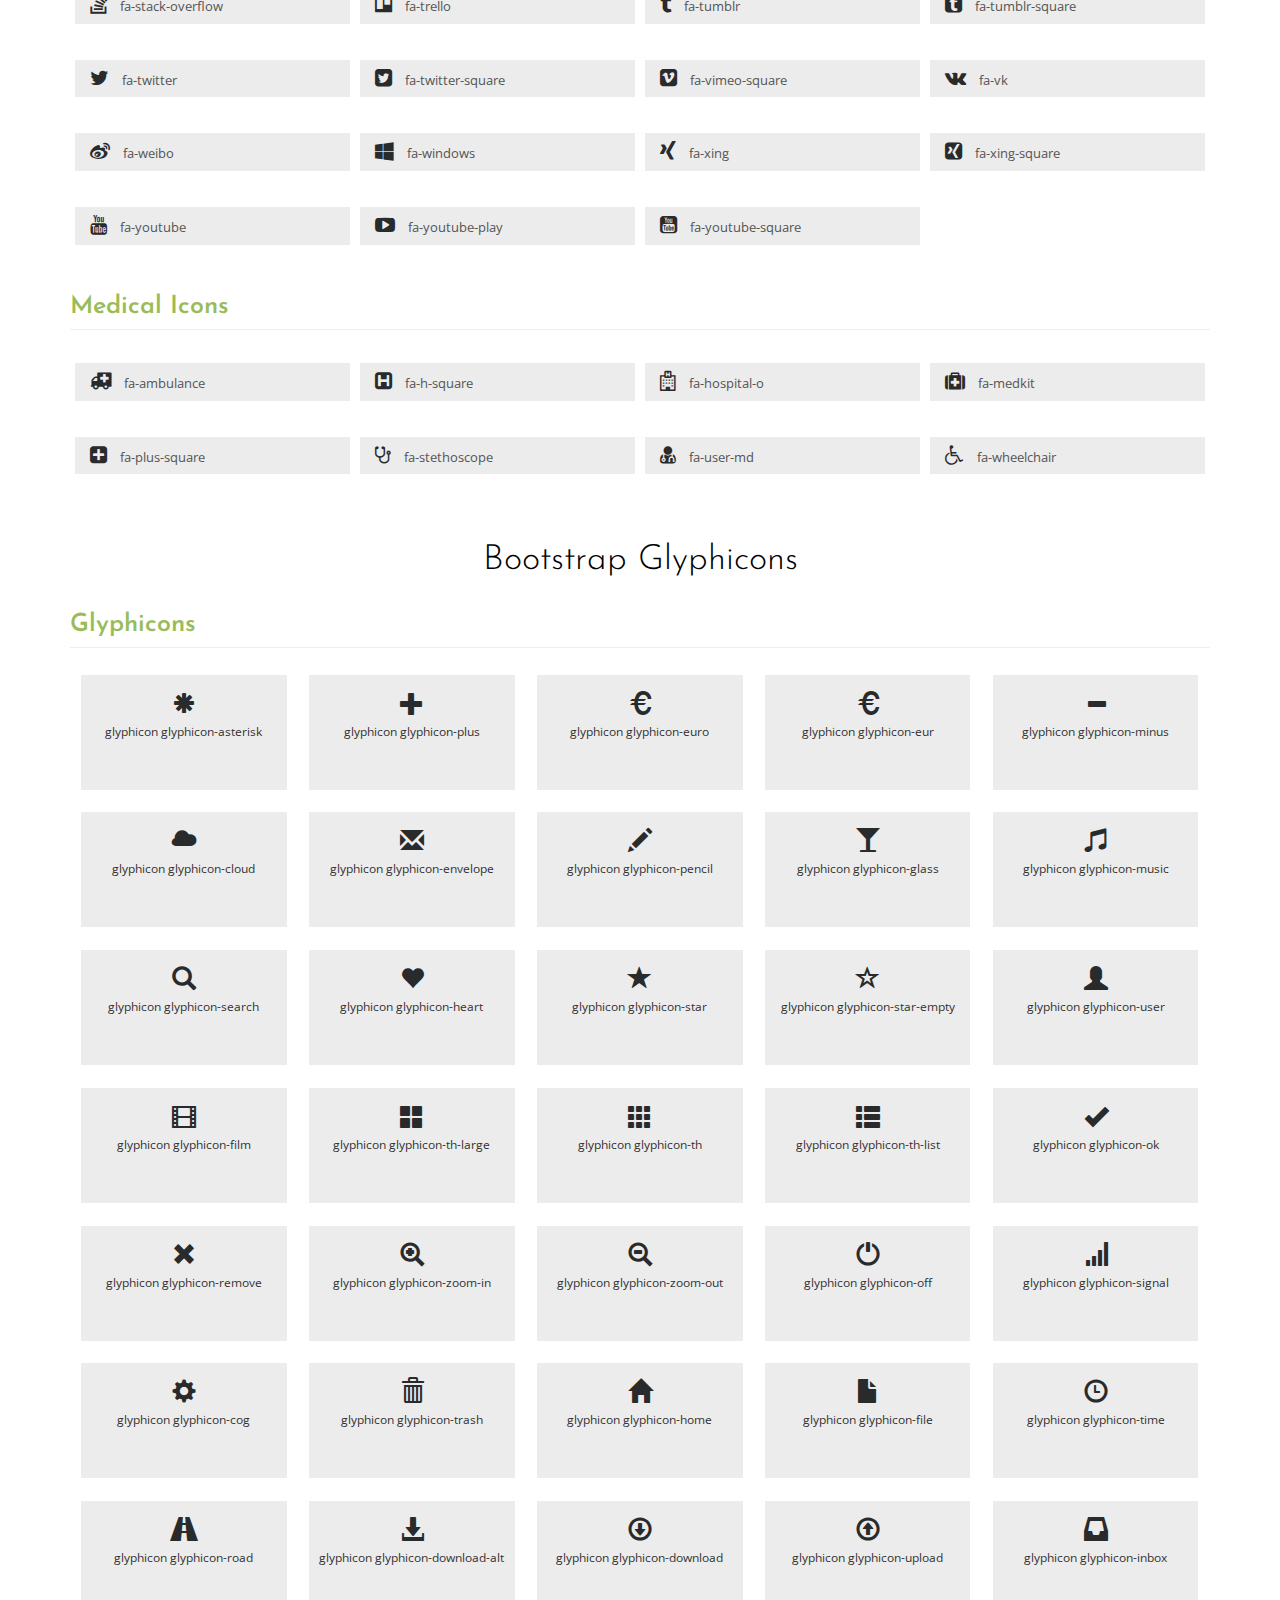
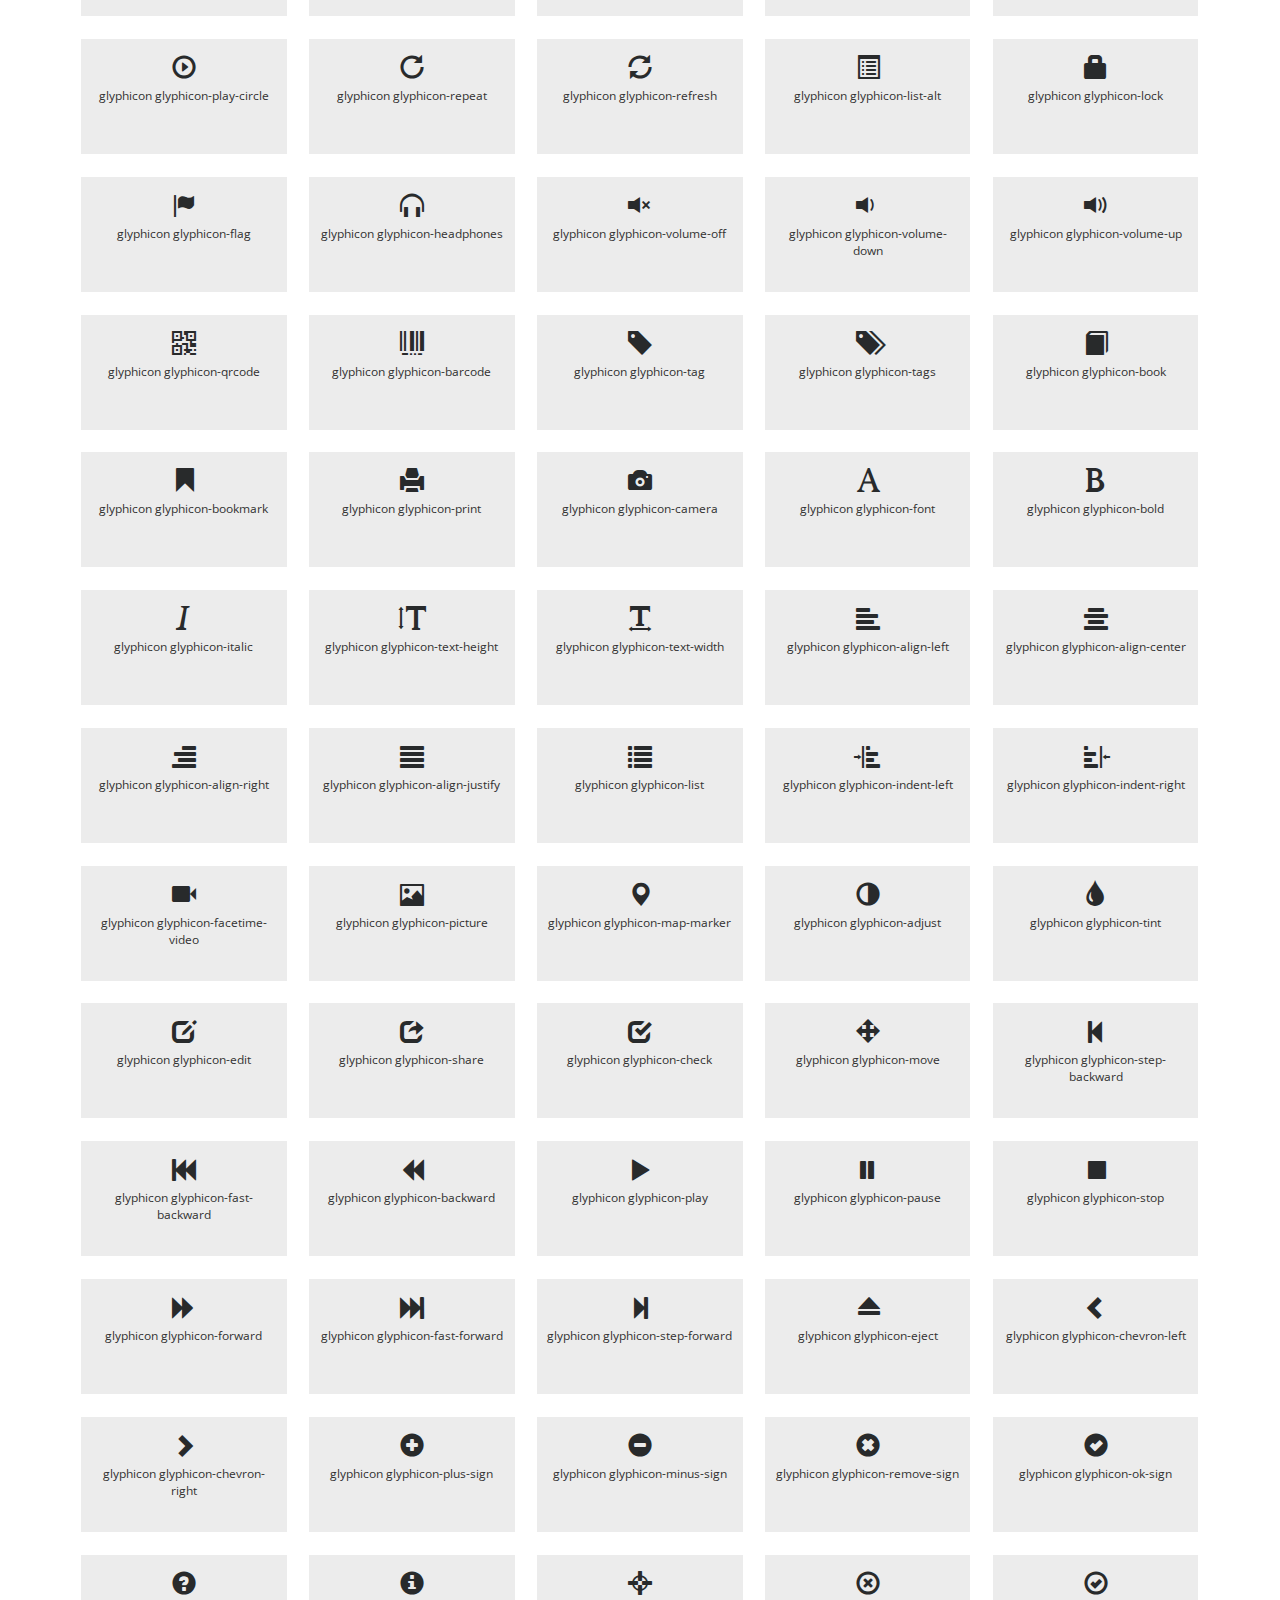
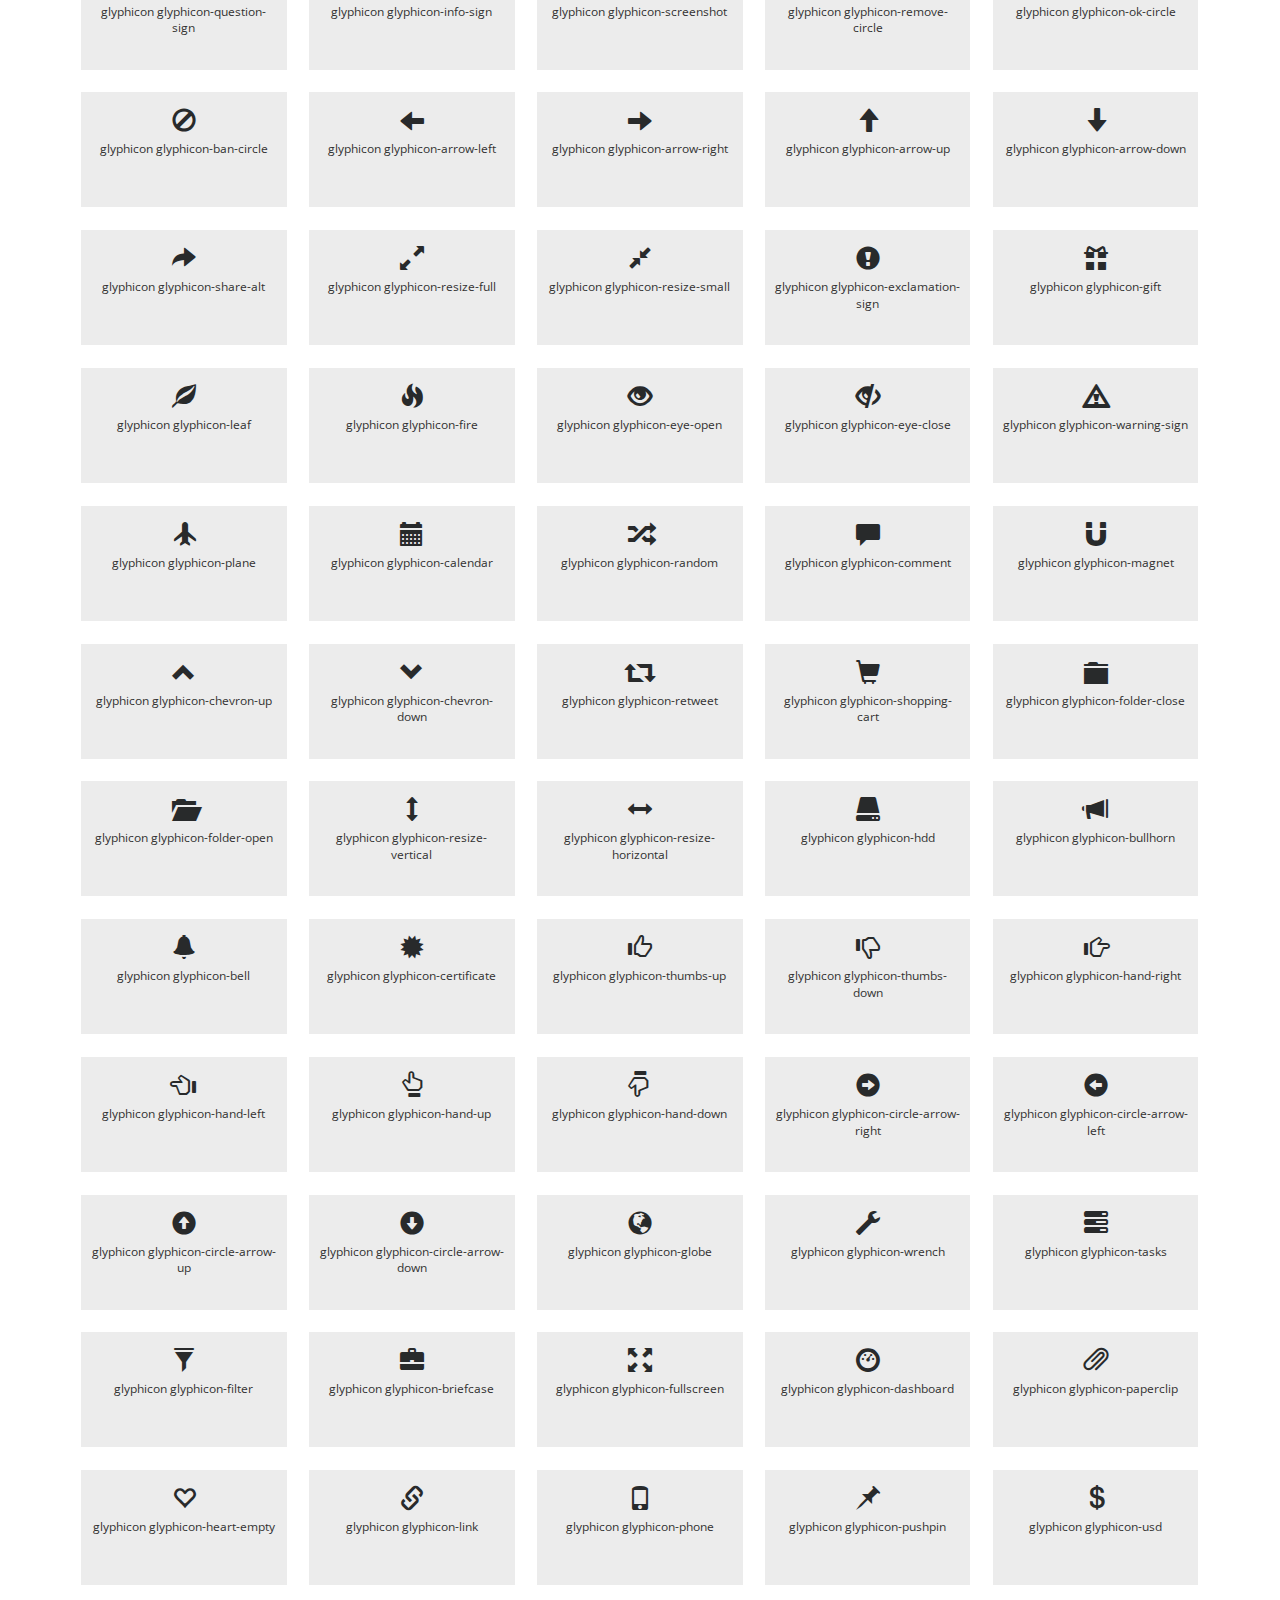
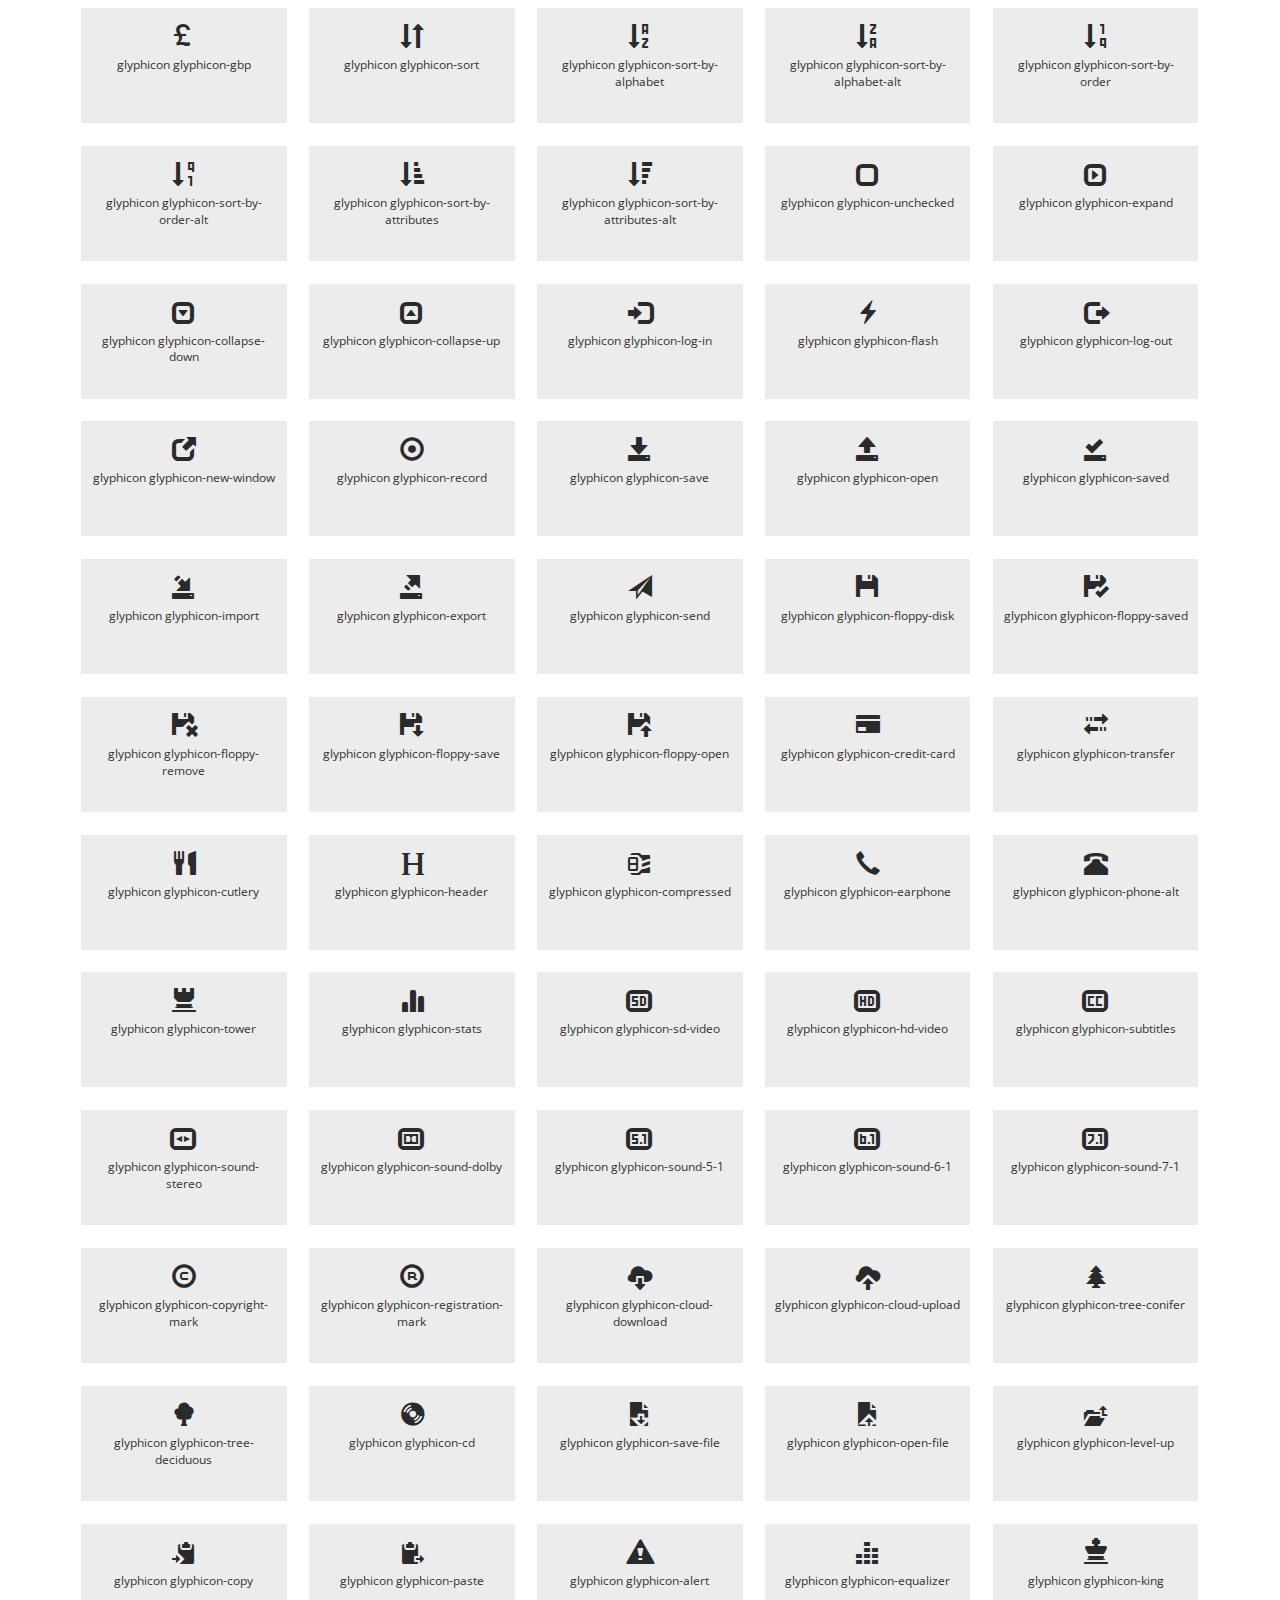
<file: icons.html>
<!DOCTYPE html>
<html lang="en">
<head>
<title>Icons</title>
<meta name="viewport" content="width=device-width, initial-scale=1">
<meta http-equiv="Content-Type" content="text/html; charset=utf-8" />
<meta name="keywords" content="" />
<script type="application/x-javascript"> addEventListener("load", function() { setTimeout(hideURLbar, 0); }, false); function hideURLbar(){ window.scrollTo(0,1); } </script>
<!-- Custom Theme files -->
<link href="css/bootstrap.css" type="text/css" rel="stylesheet" media="all">
<link href="css/style.css" type="text/css" rel="stylesheet" media="all">   
<link href="css/font-awesome.css" rel="stylesheet"> <!-- font-awesome icons -->
<!-- //Custom Theme files -->  
<!-- web-fonts -->  
<link href="http://fonts.googleapis.com/css?family=Josefin+Sans:100,100i,300,300i,400,400i,600,600i,700,700i&amp;subset=latin-ext" rel="stylesheet">
<link href="http://fonts.googleapis.com/css?family=Open+Sans:300,300i,400,400i,600,600i,700,700i,800" rel="stylesheet">
<!-- //web-fonts -->
</head>
<body> 
	<!-- banner -->
	<div class="w3ls-banner">
		<div class="w3lsbanner-info">
			<!-- header -->
			<div class="header">
				<div class="container">  
					<div class="header-mdl agileits-logo"><!-- header-two --> 
						<h1><a href="index.html">Football Club</a></h1> 
					</div>
					<div class="header-nav"><!-- header-three --> 	
						<nav class="navbar navbar-default">
							<div class="navbar-header">
								<button type="button" class="navbar-toggle" data-toggle="collapse" data-target="#bs-example-navbar-collapse-1">
									<span class="sr-only">Toggle navigation</span>
									<span class="icon-bar"></span>
									<span class="icon-bar"></span>
									<span class="icon-bar"></span>
								</button> 
							</div>
							<!-- top-nav -->
							<div class="collapse navbar-collapse" id="bs-example-navbar-collapse-1">
								<ul class="nav navbar-nav cl-effect-16">
									<li><a href="index.html" data-hover="Home">Home</a></li>
									<li><a href="about.html" data-hover="About">About</a></li> 
									<li><a href="#" class="active" class="dropdown-toggle" data-toggle="dropdown" role="button" aria-haspopup="true" aria-expanded="false">Pages <span class="caret"></span></a>
										<ul class="dropdown-menu">
											<li><a href="icons.html" data-hover="Web Icons">Web Icons</a></li>
											<li><a href="codes.html" data-hover="Short Codes">Short Codes</a></li>
										</ul>
									</li> 
									<li><a href="gallery.html" data-hover="Gallery">Gallery</a></li>
									<li><a href="contact.html" data-hover="Contact">Contact</a></li>
								</ul>  
								<div class="clearfix"> </div>	
							</div>
						</nav>    
					</div>	
				</div>	
			</div>	
			<!-- //header --> 
			
		</div>	
	</div>	
	<!-- //banner -->
	<!-- icons -->
	<div class="banner-bottom">
        <div class="container">
            <div class="wthree_head_section">
                <h3 class="w3l_header w3_agileits_header">Font  Icons </h3>
            </div>
            <div class="agile_wthree_inner_grids">
                <div class="grid_3 grid_4 w3_agileits_icons_page">
                    <div class="icons">
                        <div class="heading-underline">
                            <div class="h-u1"></div>
                            <div class="h-u2"></div>
                            <div class="h-u3"></div>
                            <div class="clearfix"></div>
                        </div>

                        <section id="new">
                            <h3 class="page-header page-header icon-subheading">35 New Icons </h3>

                            <div class="row fontawesome-icon-list">

                                <div class="icon-box col-md-3 col-sm-4"><a class="agile-icon" href="#"><i class="fa fa-asl-interpreting" aria-hidden="true"></i> fa-asl-interpreting <span class="text-muted">(alias)</span></a></div>

                                <div class="icon-box col-md-3 col-sm-4"><a class="agile-icon" href="#"><i class="fa fa-assistive-listening-systems" aria-hidden="true"></i> fa-assistive-listening-systems</a></div>

                                <div class="icon-box col-md-3 col-sm-4"><a class="agile-icon" href="#"><i class="fa fa-audio-description" aria-hidden="true"></i> fa-audio-description</a></div>

                                <div class="icon-box col-md-3 col-sm-4"><a class="agile-icon" href="#"><i class="fa fa-blind" aria-hidden="true"></i> fa-blind</a></div>

                                <div class="icon-box col-md-3 col-sm-4"><a class="agile-icon" href="#"><i class="fa fa-braille" aria-hidden="true"></i> fa-braille</a></div>

                                <div class="icon-box col-md-3 col-sm-4"><a class="agile-icon" href="#"><i class="fa fa-deaf" aria-hidden="true"></i> fa-deaf</a></div>

                                <div class="icon-box col-md-3 col-sm-4"><a class="agile-icon" href="#"><i class="fa fa-deafness" aria-hidden="true"></i> deafness <span class="text-muted">(alias)</span></a></div>

                                <div class="icon-box col-md-3 col-sm-4"><a class="agile-icon" href="#"><i class="fa fa-envira" aria-hidden="true"></i> fa-envira</a></div>

                                <div class="icon-box col-md-3 col-sm-4"><a class="agile-icon" href="#"><i class="fa fa-fa" aria-hidden="true"></i> fa-fa <span class="text-muted">(alias)</span></a></div>

                                <div class="icon-box col-md-3 col-sm-4"><a class="agile-icon" href="#"><i class="fa fa-first-order" aria-hidden="true"></i> fa-first-order</a></div>

                                <div class="icon-box col-md-3 col-sm-4"><a class="agile-icon" href="#"><i class="fa fa-font-awesome" aria-hidden="true"></i> fa-font-awesome</a></div>

                                <div class="icon-box col-md-3 col-sm-4"><a class="agile-icon" href="#"><i class="fa fa-gitlab" aria-hidden="true"></i> fa-gitlab</a></div>

                                <div class="icon-box col-md-3 col-sm-4"><a class="agile-icon" href="#"><i class="fa fa-glide" aria-hidden="true"></i> fa-glide</a></div>

                                <div class="icon-box col-md-3 col-sm-4"><a class="agile-icon" href="#"><i class="fa fa-glide-g" aria-hidden="true"></i> fa-glide-g</a></div>

                                <div class="icon-box col-md-3 col-sm-4"><a class="agile-icon" href="#"><i class="fa fa-google-plus-circle" aria-hidden="true"></i> fa-google-plus-circle <span class="text-muted">(alias)</span></a></div>

                                <div class="icon-box col-md-3 col-sm-4"><a class="agile-icon" href="#"><i class="fa fa-google-plus-official" aria-hidden="true"></i> fa-google-plus-official</a></div>

                                <div class="icon-box col-md-3 col-sm-4"><a class="agile-icon" href="#"><i class="fa fa-hard-of-hearing" aria-hidden="true"></i> fa-hard-of-hearing <span class="text-muted">(alias)</span></a></div>

                                <div class="icon-box col-md-3 col-sm-4"><a class="agile-icon" href="#"><i class="fa fa-instagram" aria-hidden="true"></i> fa-instagram</a></div>

                                <div class="icon-box col-md-3 col-sm-4"><a class="agile-icon" href="#"><i class="fa fa-low-vision" aria-hidden="true"></i> fa-low-vision</a></div>

                                <div class="icon-box col-md-3 col-sm-4"><a class="agile-icon" href="#"><i class="fa fa-pied-piper" aria-hidden="true"></i> fa-pied-piper</a></div>

                                <div class="icon-box col-md-3 col-sm-4"><a class="agile-icon" href="#"><i class="fa fa-question-circle-o" aria-hidden="true"></i> fa-question-circle-o</a></div>

                                <div class="icon-box col-md-3 col-sm-4"><a class="agile-icon" href="#"><i class="fa fa-sign-language" aria-hidden="true"></i> fa-sign-language</a></div>

                                <div class="icon-box col-md-3 col-sm-4"><a class="agile-icon" href="#"><i class="fa fa-signing" aria-hidden="true"></i> fa-signing <span class="text-muted">(alias)</span></a></div>

                                <div class="icon-box col-md-3 col-sm-4"><a class="agile-icon" href="#"><i class="fa fa-snapchat" aria-hidden="true"></i> fa-snapchat</a></div>

                                <div class="icon-box col-md-3 col-sm-4"><a class="agile-icon" href="#"><i class="fa fa-snapchat-ghost" aria-hidden="true"></i> fa-snapchat-ghost</a></div>

                                <div class="icon-box col-md-3 col-sm-4"><a class="agile-icon" href="#"><i class="fa fa-snapchat-square" aria-hidden="true"></i> fa-snapchat-square</a></div>

                                <div class="icon-box col-md-3 col-sm-4"><a class="agile-icon" href="#"><i class="fa fa-themeisle" aria-hidden="true"></i> fa-themeisle</a></div>

                                <div class="icon-box col-md-3 col-sm-4"><a class="agile-icon" href="#"><i class="fa fa-universal-access" aria-hidden="true"></i> fa-universal-access</a></div>

                                <div class="icon-box col-md-3 col-sm-4"><a class="agile-icon" href="#"><i class="fa fa-viadeo" aria-hidden="true"></i> fa-viadeo</a></div>

                                <div class="icon-box col-md-3 col-sm-4"><a class="agile-icon" href="#"><i class="fa fa-viadeo-square" aria-hidden="true"></i> fa-viadeo-square</a></div>

                                <div class="icon-box col-md-3 col-sm-4"><a class="agile-icon" href="#"><i class="fa fa-volume-control-phone" aria-hidden="true"></i> fa-volume-control-phone</a></div>

                                <div class="icon-box col-md-3 col-sm-4"><a class="agile-icon" href="#"><i class="fa fa-wheelchair-alt" aria-hidden="true"></i> fa-wheelchair-alt</a></div>

                                <div class="icon-box col-md-3 col-sm-4"><a class="agile-icon" href="#"><i class="fa fa-wpbeginner" aria-hidden="true"></i> fa-wpbeginner</a></div>

                                <div class="icon-box col-md-3 col-sm-4"><a class="agile-icon" href="#"><i class="fa fa-wpforms" aria-hidden="true"></i> fa-wpforms</a></div>

                                <div class="icon-box col-md-3 col-sm-4"><a class="agile-icon" href="#"><i class="fa fa-yoast" aria-hidden="true"></i> fa-yoast</a></div>

                            </div>

                        </section>

                        <div class="section group">
                            <div class="box">
                                <div class="title ">
                                    <h3 class="page-header icon-subheading">Web Application Icons</h3>
                                </div>
                                <div class="box_content">
                                    <div class="fontawesome-icon-list">
                                        <div class="icon-box col-md-3 col-sm-4"><a class="agile-icon" href="#"><i class="fa fa-adjust"></i> fa-adjust</a></div>

                                        <div class="icon-box col-md-3 col-sm-4"><a class="agile-icon" href="#"><i class="fa fa-anchor"></i> fa-anchor</a></div>

                                        <div class="icon-box col-md-3 col-sm-4"><a class="agile-icon" href="#"><i class="fa fa-archive"></i> fa-archive</a></div>

                                        <div class="icon-box col-md-3 col-sm-4"><a class="agile-icon" href="#"><i class="fa fa-arrows"></i> fa-arrows</a></div>

                                        <div class="icon-box col-md-3 col-sm-4"><a class="agile-icon" href="#"><i class="fa fa-arrows-h"></i> fa-arrows-h</a></div>

                                        <div class="icon-box col-md-3 col-sm-4"><a class="agile-icon" href="#"><i class="fa fa-arrows-v"></i> fa-arrows-v</a></div>

                                        <div class="icon-box col-md-3 col-sm-4"><a class="agile-icon" href="#"><i class="fa fa-asterisk"></i> fa-asterisk</a></div>

                                        <div class="icon-box col-md-3 col-sm-4"><a class="agile-icon" href="#"><i class="fa fa-ban"></i> fa-ban</a></div>

                                        <div class="icon-box col-md-3 col-sm-4"><a class="agile-icon" href="#"><i class="fa fa-bar-chart-o"></i> fa-bar-chart-o</a></div>

                                        <div class="icon-box col-md-3 col-sm-4"><a class="agile-icon" href="#"><i class="fa fa-barcode"></i> fa-barcode</a></div>

                                        <div class="icon-box col-md-3 col-sm-4"><a class="agile-icon" href="#"><i class="fa fa-bars"></i> fa-bars</a></div>

                                        <div class="icon-box col-md-3 col-sm-4"><a class="agile-icon" href="#"><i class="fa fa-beer"></i> fa-beer</a></div>

                                        <div class="icon-box col-md-3 col-sm-4"><a class="agile-icon" href="#"><i class="fa fa-bell"></i> fa-bell</a></div>

                                        <div class="icon-box col-md-3 col-sm-4"><a class="agile-icon" href="#"><i class="fa fa-bell-o"></i> fa-bell-o</a></div>

                                        <div class="icon-box col-md-3 col-sm-4"><a class="agile-icon" href="#"><i class="fa fa-bolt"></i> fa-bolt</a></div>

                                        <div class="icon-box col-md-3 col-sm-4"><a class="agile-icon" href="#"><i class="fa fa-book"></i> fa-book</a></div>

                                        <div class="icon-box col-md-3 col-sm-4"><a class="agile-icon" href="#"><i class="fa fa-bookmark"></i> fa-bookmark</a></div>

                                        <div class="icon-box col-md-3 col-sm-4"><a class="agile-icon" href="#"><i class="fa fa-bookmark-o"></i> fa-bookmark-o</a></div>

                                        <div class="icon-box col-md-3 col-sm-4"><a class="agile-icon" href="#"><i class="fa fa-briefcase"></i> fa-briefcase</a></div>

                                        <div class="icon-box col-md-3 col-sm-4"><a class="agile-icon" href="#"><i class="fa fa-bug"></i> fa-bug</a></div>

                                        <div class="icon-box col-md-3 col-sm-4"><a class="agile-icon" href="#"><i class="fa fa-building-o"></i> fa-building-o</a></div>

                                        <div class="icon-box col-md-3 col-sm-4"><a class="agile-icon" href="#"><i class="fa fa-bullhorn"></i> fa-bullhorn</a></div>

                                        <div class="icon-box col-md-3 col-sm-4"><a class="agile-icon" href="#"><i class="fa fa-bullseye"></i> fa-bullseye</a></div>

                                        <div class="icon-box col-md-3 col-sm-4"><a class="agile-icon" href="#"><i class="fa fa-calendar"></i> fa-calendar</a></div>

                                        <div class="icon-box col-md-3 col-sm-4"><a class="agile-icon" href="#"><i class="fa fa-calendar-o"></i> fa-calendar-o</a></div>

                                        <div class="icon-box col-md-3 col-sm-4"><a class="agile-icon" href="#"><i class="fa fa-camera"></i> fa-camera</a></div>

                                        <div class="icon-box col-md-3 col-sm-4"><a class="agile-icon" href="#"><i class="fa fa-camera-retro"></i> fa-camera-retro</a></div>

                                        <div class="icon-box col-md-3 col-sm-4"><a class="agile-icon" href="#"><i class="fa fa-caret-square-o-down"></i> fa-caret-square-o-down</a></div>

                                        <div class="icon-box col-md-3 col-sm-4"><a class="agile-icon" href="#"><i class="fa fa-caret-square-o-left"></i> fa-caret-square-o-left</a></div>

                                        <div class="icon-box col-md-3 col-sm-4"><a class="agile-icon" href="#"><i class="fa fa-caret-square-o-right"></i> fa-caret-square-o-right</a></div>

                                        <div class="icon-box col-md-3 col-sm-4"><a class="agile-icon" href="#"><i class="fa fa-caret-square-o-up"></i> fa-caret-square-o-up</a></div>

                                        <div class="icon-box col-md-3 col-sm-4"><a class="agile-icon" href="#"><i class="fa fa-certificate"></i> fa-certificate</a></div>

                                        <div class="icon-box col-md-3 col-sm-4"><a class="agile-icon" href="#"><i class="fa fa-check"></i> fa-check</a></div>

                                        <div class="icon-box col-md-3 col-sm-4"><a class="agile-icon" href="#"><i class="fa fa-check-circle"></i> fa-check-circle</a></div>

                                        <div class="icon-box col-md-3 col-sm-4"><a class="agile-icon" href="#"><i class="fa fa-check-circle-o"></i> fa-check-circle-o</a></div>

                                        <div class="icon-box col-md-3 col-sm-4"><a class="agile-icon" href="#"><i class="fa fa-check-square"></i> fa-check-square</a></div>

                                        <div class="icon-box col-md-3 col-sm-4"><a class="agile-icon" href="#"><i class="fa fa-check-square-o"></i> fa-check-square-o</a></div>

                                        <div class="icon-box col-md-3 col-sm-4"><a class="agile-icon" href="#"><i class="fa fa-circle"></i> fa-circle</a></div>

                                        <div class="icon-box col-md-3 col-sm-4"><a class="agile-icon" href="#"><i class="fa fa-circle-o"></i> fa-circle-o</a></div>

                                        <div class="icon-box col-md-3 col-sm-4"><a class="agile-icon" href="#"><i class="fa fa-clock-o"></i> fa-clock-o</a></div>

                                        <div class="icon-box col-md-3 col-sm-4"><a class="agile-icon" href="#"><i class="fa fa-cloud"></i> fa-cloud</a></div>

                                        <div class="icon-box col-md-3 col-sm-4"><a class="agile-icon" href="#"><i class="fa fa-cloud-download"></i> fa-cloud-download</a></div>

                                        <div class="icon-box col-md-3 col-sm-4"><a class="agile-icon" href="#"><i class="fa fa-cloud-upload"></i> fa-cloud-upload</a></div>

                                        <div class="icon-box col-md-3 col-sm-4"><a class="agile-icon" href="#"><i class="fa fa-code"></i> fa-code</a></div>

                                        <div class="icon-box col-md-3 col-sm-4"><a class="agile-icon" href="#"><i class="fa fa-code-fork"></i> fa-code-fork</a></div>

                                        <div class="icon-box col-md-3 col-sm-4"><a class="agile-icon" href="#"><i class="fa fa-coffee"></i> fa-coffee</a></div>

                                        <div class="icon-box col-md-3 col-sm-4"><a class="agile-icon" href="#"><i class="fa fa-cog"></i> fa-cog</a></div>

                                        <div class="icon-box col-md-3 col-sm-4"><a class="agile-icon" href="#"><i class="fa fa-cogs"></i> fa-cogs</a></div>

                                        <div class="icon-box col-md-3 col-sm-4"><a class="agile-icon" href="#"><i class="fa fa-comment"></i> fa-comment</a></div>

                                        <div class="icon-box col-md-3 col-sm-4"><a class="agile-icon" href="#"><i class="fa fa-comment-o"></i> fa-comment-o</a></div>

                                        <div class="icon-box col-md-3 col-sm-4"><a class="agile-icon" href="#"><i class="fa fa-comments"></i> fa-comments</a></div>

                                        <div class="icon-box col-md-3 col-sm-4"><a class="agile-icon" href="#"><i class="fa fa-comments-o"></i> fa-comments-o</a></div>

                                        <div class="icon-box col-md-3 col-sm-4"><a class="agile-icon" href="#"><i class="fa fa-compass"></i> fa-compass</a></div>

                                        <div class="icon-box col-md-3 col-sm-4"><a class="agile-icon" href="#"><i class="fa fa-credit-card"></i> fa-credit-card</a></div>

                                        <div class="icon-box col-md-3 col-sm-4"><a class="agile-icon" href="#"><i class="fa fa-crop"></i> fa-crop</a></div>

                                        <div class="icon-box col-md-3 col-sm-4"><a class="agile-icon" href="#"><i class="fa fa-crosshairs"></i> fa-crosshairs</a></div>

                                        <div class="icon-box col-md-3 col-sm-4"><a class="agile-icon" href="#"><i class="fa fa-cutlery"></i> fa-cutlery</a></div>

                                        <div class="icon-box col-md-3 col-sm-4"><a class="agile-icon" href="#"><i class="fa fa-dashboard"></i> fa-dashboard <span class="text-muted">(alias)</span></a></div>

                                        <div class="icon-box col-md-3 col-sm-4"><a class="agile-icon" href="#"><i class="fa fa-desktop"></i> fa-desktop</a></div>

                                        <div class="icon-box col-md-3 col-sm-4"><a class="agile-icon" href="#"><i class="fa fa-dot-circle-o"></i> fa-dot-circle-o</a></div>

                                        <div class="icon-box col-md-3 col-sm-4"><a class="agile-icon" href="#"><i class="fa fa-download"></i> fa-download</a></div>

                                        <div class="icon-box col-md-3 col-sm-4"><a class="agile-icon" href="#"><i class="fa fa-edit"></i> fa-edit <span class="text-muted">(alias)</span></a></div>

                                        <div class="icon-box col-md-3 col-sm-4"><a class="agile-icon" href="#"><i class="fa fa-ellipsis-h"></i> fa-ellipsis-h</a></div>

                                        <div class="icon-box col-md-3 col-sm-4"><a class="agile-icon" href="#"><i class="fa fa-ellipsis-v"></i> fa-ellipsis-v</a></div>

                                        <div class="icon-box col-md-3 col-sm-4"><a class="agile-icon" href="#"><i class="fa fa-envelope"></i> fa-envelope</a></div>

                                        <div class="icon-box col-md-3 col-sm-4"><a class="agile-icon" href="#"><i class="fa fa-envelope-o"></i> fa-envelope-o</a></div>

                                        <div class="icon-box col-md-3 col-sm-4"><a class="agile-icon" href="#"><i class="fa fa-eraser"></i> fa-eraser</a></div>

                                        <div class="icon-box col-md-3 col-sm-4"><a class="agile-icon" href="#"><i class="fa fa-exchange"></i> fa-exchange</a></div>

                                        <div class="icon-box col-md-3 col-sm-4"><a class="agile-icon" href="#"><i class="fa fa-exclamation"></i> fa-exclamation</a></div>

                                        <div class="icon-box col-md-3 col-sm-4"><a class="agile-icon" href="#"><i class="fa fa-exclamation-circle"></i> fa-exclamation-circle</a></div>

                                        <div class="icon-box col-md-3 col-sm-4"><a class="agile-icon" href="#"><i class="fa fa-exclamation-triangle"></i> fa-exclamation-triangle</a></div>

                                        <div class="icon-box col-md-3 col-sm-4"><a class="agile-icon" href="#"><i class="fa fa-external-link"></i> fa-external-link</a></div>

                                        <div class="icon-box col-md-3 col-sm-4"><a class="agile-icon" href="#"><i class="fa fa-external-link-square"></i> fa-external-link-square</a></div>

                                        <div class="icon-box col-md-3 col-sm-4"><a class="agile-icon" href="#"><i class="fa fa-eye"></i> fa-eye</a></div>

                                        <div class="icon-box col-md-3 col-sm-4"><a class="agile-icon" href="#"><i class="fa fa-eye-slash"></i> fa-eye-slash</a></div>

                                        <div class="icon-box col-md-3 col-sm-4"><a class="agile-icon" href="#"><i class="fa fa-female"></i> fa-female</a></div>

                                        <div class="icon-box col-md-3 col-sm-4"><a class="agile-icon" href="#"><i class="fa fa-fighter-jet"></i> fa-fighter-jet</a></div>

                                        <div class="icon-box col-md-3 col-sm-4"><a class="agile-icon" href="#"><i class="fa fa-film"></i> fa-film</a></div>

                                        <div class="icon-box col-md-3 col-sm-4"><a class="agile-icon" href="#"><i class="fa fa-filter"></i> fa-filter</a></div>

                                        <div class="icon-box col-md-3 col-sm-4"><a class="agile-icon" href="#"><i class="fa fa-fire"></i> fa-fire</a></div>

                                        <div class="icon-box col-md-3 col-sm-4"><a class="agile-icon" href="#"><i class="fa fa-fire-extinguisher"></i> fa-fire-extinguisher</a></div>

                                        <div class="icon-box col-md-3 col-sm-4"><a class="agile-icon" href="#"><i class="fa fa-flag"></i> fa-flag</a></div>

                                        <div class="icon-box col-md-3 col-sm-4"><a class="agile-icon" href="#"><i class="fa fa-flag-checkered"></i> fa-flag-checkered</a></div>

                                        <div class="icon-box col-md-3 col-sm-4"><a class="agile-icon" href="#"><i class="fa fa-flag-o"></i> fa-flag-o</a></div>

                                        <div class="icon-box col-md-3 col-sm-4"><a class="agile-icon" href="#"><i class="fa fa-flash"></i> fa-flash <span class="text-muted">(alias)</span></a></div>

                                        <div class="icon-box col-md-3 col-sm-4"><a class="agile-icon" href="#"><i class="fa fa-flask"></i> fa-flask</a></div>

                                        <div class="icon-box col-md-3 col-sm-4"><a class="agile-icon" href="#"><i class="fa fa-folder"></i> fa-folder</a></div>

                                        <div class="icon-box col-md-3 col-sm-4"><a class="agile-icon" href="#"><i class="fa fa-folder-o"></i> fa-folder-o</a></div>

                                        <div class="icon-box col-md-3 col-sm-4"><a class="agile-icon" href="#"><i class="fa fa-folder-open"></i> fa-folder-open</a></div>

                                        <div class="icon-box col-md-3 col-sm-4"><a class="agile-icon" href="#"><i class="fa fa-folder-open-o"></i> fa-folder-open-o</a></div>

                                        <div class="icon-box col-md-3 col-sm-4"><a class="agile-icon" href="#"><i class="fa fa-frown-o"></i> fa-frown-o</a></div>

                                        <div class="icon-box col-md-3 col-sm-4"><a class="agile-icon" href="#"><i class="fa fa-gamepad"></i> fa-gamepad</a></div>

                                        <div class="icon-box col-md-3 col-sm-4"><a class="agile-icon" href="#"><i class="fa fa-gavel"></i> fa-gavel</a></div>

                                        <div class="icon-box col-md-3 col-sm-4"><a class="agile-icon" href="#"><i class="fa fa-gear"></i> fa-gear <span class="text-muted">(alias)</span></a></div>

                                        <div class="icon-box col-md-3 col-sm-4"><a class="agile-icon" href="#"><i class="fa fa-gears"></i> fa-gears <span class="text-muted">(alias)</span></a></div>

                                        <div class="icon-box col-md-3 col-sm-4"><a class="agile-icon" href="#"><i class="fa fa-gift"></i> fa-gift</a></div>

                                        <div class="icon-box col-md-3 col-sm-4"><a class="agile-icon" href="#"><i class="fa fa-glass"></i> fa-glass</a></div>

                                        <div class="icon-box col-md-3 col-sm-4"><a class="agile-icon" href="#"><i class="fa fa-globe"></i> fa-globe</a></div>

                                        <div class="icon-box col-md-3 col-sm-4"><a class="agile-icon" href="#"><i class="fa fa-group"></i> fa-group <span class="text-muted">(alias)</span></a></div>

                                        <div class="icon-box col-md-3 col-sm-4"><a class="agile-icon" href="#"><i class="fa fa-hdd-o"></i> fa-hdd-o</a></div>

                                        <div class="icon-box col-md-3 col-sm-4"><a class="agile-icon" href="#"><i class="fa fa-headphones"></i> fa-headphones</a></div>

                                        <div class="icon-box col-md-3 col-sm-4"><a class="agile-icon" href="#"><i class="fa fa-heart"></i> fa-heart</a></div>

                                        <div class="icon-box col-md-3 col-sm-4"><a class="agile-icon" href="#"><i class="fa fa-heart-o"></i> fa-heart-o</a></div>

                                        <div class="icon-box col-md-3 col-sm-4"><a class="agile-icon" href="#"><i class="fa fa-home"></i> fa-home</a></div>

                                        <div class="icon-box col-md-3 col-sm-4"><a class="agile-icon" href="#"><i class="fa fa-inbox"></i> fa-inbox</a></div>

                                        <div class="icon-box col-md-3 col-sm-4"><a class="agile-icon" href="#"><i class="fa fa-info"></i> fa-info</a></div>

                                        <div class="icon-box col-md-3 col-sm-4"><a class="agile-icon" href="#info-circle"><i class="fa fa-info-circle"></i> fa-info-circle</a></div>

                                        <div class="icon-box col-md-3 col-sm-4"><a class="agile-icon" href="#key"><i class="fa fa-key"></i> fa-key</a></div>

                                        <div class="icon-box col-md-3 col-sm-4"><a class="agile-icon" href="#keyboard-o"><i class="fa fa-keyboard-o"></i> fa-keyboard-o</a></div>

                                        <div class="icon-box col-md-3 col-sm-4"><a class="agile-icon" href="#laptop"><i class="fa fa-laptop"></i> fa-laptop</a></div>

                                        <div class="icon-box col-md-3 col-sm-4"><a class="agile-icon" href="#leaf"><i class="fa fa-leaf"></i> fa-leaf</a></div>

                                        <div class="icon-box col-md-3 col-sm-4"><a class="agile-icon" href="#gavel"><i class="fa fa-legal"></i> fa-legal <span class="text-muted">(alias)</span></a></div>

                                        <div class="icon-box col-md-3 col-sm-4"><a class="agile-icon" href="#lemon-o"><i class="fa fa-lemon-o"></i> fa-lemon-o</a></div>

                                        <div class="icon-box col-md-3 col-sm-4"><a class="agile-icon" href="#level-down"><i class="fa fa-level-down"></i> fa-level-down</a></div>

                                        <div class="icon-box col-md-3 col-sm-4"><a class="agile-icon" href="#level-up"><i class="fa fa-level-up"></i> fa-level-up</a></div>

                                        <div class="icon-box col-md-3 col-sm-4"><a class="agile-icon" href="#lightbulb-o"><i class="fa fa-lightbulb-o"></i> fa-lightbulb-o</a></div>

                                        <div class="icon-box col-md-3 col-sm-4"><a class="agile-icon" href="#location-arrow"><i class="fa fa-location-arrow"></i> fa-location-arrow</a></div>

                                        <div class="icon-box col-md-3 col-sm-4"><a class="agile-icon" href="#lock"><i class="fa fa-lock"></i> fa-lock</a></div>

                                        <div class="icon-box col-md-3 col-sm-4"><a class="agile-icon" href="#magic"><i class="fa fa-magic"></i> fa-magic</a></div>

                                        <div class="icon-box col-md-3 col-sm-4"><a class="agile-icon" href="#magnet"><i class="fa fa-magnet"></i> fa-magnet</a></div>

                                        <div class="icon-box col-md-3 col-sm-4"><a class="agile-icon" href="#share"><i class="fa fa-mail-forward"></i> fa-mail-forward <span class="text-muted">(alias)</span></a></div>

                                        <div class="icon-box col-md-3 col-sm-4"><a class="agile-icon" href="#reply"><i class="fa fa-mail-reply"></i> fa-mail-reply <span class="text-muted">(alias)</span></a></div>

                                        <div class="icon-box col-md-3 col-sm-4"><a class="agile-icon" href="#mail-reply-all"><i class="fa fa-mail-reply-all"></i> fa-mail-reply-all</a></div>

                                        <div class="icon-box col-md-3 col-sm-4"><a class="agile-icon" href="#male"><i class="fa fa-male"></i> fa-male</a></div>

                                        <div class="icon-box col-md-3 col-sm-4"><a class="agile-icon" href="#map-marker"><i class="fa fa-map-marker"></i> fa-map-marker</a></div>

                                        <div class="icon-box col-md-3 col-sm-4"><a class="agile-icon" href="#meh-o"><i class="fa fa-meh-o"></i> fa-meh-o</a></div>

                                        <div class="icon-box col-md-3 col-sm-4"><a class="agile-icon" href="#microphone"><i class="fa fa-microphone"></i> fa-microphone</a></div>

                                        <div class="icon-box col-md-3 col-sm-4"><a class="agile-icon" href="#microphone-slash"><i class="fa fa-microphone-slash"></i> fa-microphone-slash</a></div>

                                        <div class="icon-box col-md-3 col-sm-4"><a class="agile-icon" href="#minus"><i class="fa fa-minus"></i> fa-minus</a></div>

                                        <div class="icon-box col-md-3 col-sm-4"><a class="agile-icon" href="#minus-circle"><i class="fa fa-minus-circle"></i> fa-minus-circle</a></div>

                                        <div class="icon-box col-md-3 col-sm-4"><a class="agile-icon" href="#minus-square"><i class="fa fa-minus-square"></i> fa-minus-square</a></div>

                                        <div class="icon-box col-md-3 col-sm-4"><a class="agile-icon" href="#minus-square-o"><i class="fa fa-minus-square-o"></i> fa-minus-square-o</a></div>

                                        <div class="icon-box col-md-3 col-sm-4"><a class="agile-icon" href="#mobile"><i class="fa fa-mobile"></i> fa-mobile</a></div>

                                        <div class="icon-box col-md-3 col-sm-4"><a class="agile-icon" href="#mobile"><i class="fa fa-mobile-phone"></i> fa-mobile-phone <span class="text-muted">(alias)</span></a></div>

                                        <div class="icon-box col-md-3 col-sm-4"><a class="agile-icon" href="#money"><i class="fa fa-money"></i> fa-money</a></div>

                                        <div class="icon-box col-md-3 col-sm-4"><a class="agile-icon" href="#moon-o"><i class="fa fa-moon-o"></i> fa-moon-o</a></div>

                                        <div class="icon-box col-md-3 col-sm-4"><a class="agile-icon" href="#music"><i class="fa fa-music"></i> fa-music</a></div>

                                        <div class="icon-box col-md-3 col-sm-4"><a class="agile-icon" href="#pencil"><i class="fa fa-pencil"></i> fa-pencil</a></div>

                                        <div class="icon-box col-md-3 col-sm-4"><a class="agile-icon" href="#pencil-square"><i class="fa fa-pencil-square"></i> fa-pencil-square</a></div>

                                        <div class="icon-box col-md-3 col-sm-4"><a class="agile-icon" href="#pencil-square-o"><i class="fa fa-pencil-square-o"></i> fa-pencil-square-o</a></div>

                                        <div class="icon-box col-md-3 col-sm-4"><a class="agile-icon" href="#phone"><i class="fa fa-phone"></i> fa-phone</a></div>

                                        <div class="icon-box col-md-3 col-sm-4"><a class="agile-icon" href="#phone-square"><i class="fa fa-phone-square"></i> fa-phone-square</a></div>

                                        <div class="icon-box col-md-3 col-sm-4"><a class="agile-icon" href="#picture-o"><i class="fa fa-picture-o"></i> fa-picture-o</a></div>

                                        <div class="icon-box col-md-3 col-sm-4"><a class="agile-icon" href="#plane"><i class="fa fa-plane"></i> fa-plane</a></div>

                                        <div class="icon-box col-md-3 col-sm-4"><a class="agile-icon" href="#plus"><i class="fa fa-plus"></i> fa-plus</a></div>

                                        <div class="icon-box col-md-3 col-sm-4"><a class="agile-icon" href="#plus-circle"><i class="fa fa-plus-circle"></i> fa-plus-circle</a></div>

                                        <div class="icon-box col-md-3 col-sm-4"><a class="agile-icon" href="#plus-square"><i class="fa fa-plus-square"></i> fa-plus-square</a></div>

                                        <div class="icon-box col-md-3 col-sm-4"><a class="agile-icon" href="#plus-square-o"><i class="fa fa-plus-square-o"></i> fa-plus-square-o</a></div>

                                        <div class="icon-box col-md-3 col-sm-4"><a class="agile-icon" href="#power-off"><i class="fa fa-power-off"></i> fa-power-off</a></div>

                                        <div class="icon-box col-md-3 col-sm-4"><a class="agile-icon" href="#print"><i class="fa fa-print"></i> fa-print</a></div>

                                        <div class="icon-box col-md-3 col-sm-4"><a class="agile-icon" href="#puzzle-piece"><i class="fa fa-puzzle-piece"></i> fa-puzzle-piece</a></div>

                                        <div class="icon-box col-md-3 col-sm-4"><a class="agile-icon" href="#qrcode"><i class="fa fa-qrcode"></i> fa-qrcode</a></div>

                                        <div class="icon-box col-md-3 col-sm-4"><a class="agile-icon" href="#question"><i class="fa fa-question"></i> fa-question</a></div>

                                        <div class="icon-box col-md-3 col-sm-4"><a class="agile-icon" href="#question-circle"><i class="fa fa-question-circle"></i> fa-question-circle</a></div>

                                        <div class="icon-box col-md-3 col-sm-4"><a class="agile-icon" href="#quote-left"><i class="fa fa-quote-left"></i> fa-quote-left</a></div>

                                        <div class="icon-box col-md-3 col-sm-4"><a class="agile-icon" href="#quote-right"><i class="fa fa-quote-right"></i> fa-quote-right</a></div>

                                        <div class="icon-box col-md-3 col-sm-4"><a class="agile-icon" href="#random"><i class="fa fa-random"></i> fa-random</a></div>

                                        <div class="icon-box col-md-3 col-sm-4"><a class="agile-icon" href="#refresh"><i class="fa fa-refresh"></i> fa-refresh</a></div>

                                        <div class="icon-box col-md-3 col-sm-4"><a class="agile-icon" href="#reply"><i class="fa fa-reply"></i> fa-reply</a></div>

                                        <div class="icon-box col-md-3 col-sm-4"><a class="agile-icon" href="#reply-all"><i class="fa fa-reply-all"></i> fa-reply-all</a></div>

                                        <div class="icon-box col-md-3 col-sm-4"><a class="agile-icon" href="#retweet"><i class="fa fa-retweet"></i> fa-retweet</a></div>

                                        <div class="icon-box col-md-3 col-sm-4"><a class="agile-icon" href="#road"><i class="fa fa-road"></i> fa-road</a></div>

                                        <div class="icon-box col-md-3 col-sm-4"><a class="agile-icon" href="#rocket"><i class="fa fa-rocket"></i> fa-rocket</a></div>

                                        <div class="icon-box col-md-3 col-sm-4"><a class="agile-icon" href="#rss"><i class="fa fa-rss"></i> fa-rss</a></div>

                                        <div class="icon-box col-md-3 col-sm-4"><a class="agile-icon" href="#rss-square"><i class="fa fa-rss-square"></i> fa-rss-square</a></div>

                                        <div class="icon-box col-md-3 col-sm-4"><a class="agile-icon" href="#search"><i class="fa fa-search"></i> fa-search</a></div>

                                        <div class="icon-box col-md-3 col-sm-4"><a class="agile-icon" href="#search-minus"><i class="fa fa-search-minus"></i> fa-search-minus</a></div>

                                        <div class="icon-box col-md-3 col-sm-4"><a class="agile-icon" href="#search-plus"><i class="fa fa-search-plus"></i> fa-search-plus</a></div>

                                        <div class="icon-box col-md-3 col-sm-4"><a class="agile-icon" href="#share"><i class="fa fa-share"></i> fa-share</a></div>

                                        <div class="icon-box col-md-3 col-sm-4"><a class="agile-icon" href="#share-square"><i class="fa fa-share-square"></i> fa-share-square</a></div>

                                        <div class="icon-box col-md-3 col-sm-4"><a class="agile-icon" href="#share-square-o"><i class="fa fa-share-square-o"></i> fa-share-square-o</a></div>

                                        <div class="icon-box col-md-3 col-sm-4"><a class="agile-icon" href="#shield"><i class="fa fa-shield"></i> fa-shield</a></div>

                                        <div class="icon-box col-md-3 col-sm-4"><a class="agile-icon" href="#shopping-cart"><i class="fa fa-shopping-cart"></i> fa-shopping-cart</a></div>

                                        <div class="icon-box col-md-3 col-sm-4"><a class="agile-icon" href="#sign-in"><i class="fa fa-sign-in"></i> fa-sign-in</a></div>

                                        <div class="icon-box col-md-3 col-sm-4"><a class="agile-icon" href="#sign-out"><i class="fa fa-sign-out"></i> fa-sign-out</a></div>

                                        <div class="icon-box col-md-3 col-sm-4"><a class="agile-icon" href="#signal"><i class="fa fa-signal"></i> fa-signal</a></div>

                                        <div class="icon-box col-md-3 col-sm-4"><a class="agile-icon" href="#sitemap"><i class="fa fa-sitemap"></i> fa-sitemap</a></div>

                                        <div class="icon-box col-md-3 col-sm-4"><a class="agile-icon" href="#smile-o"><i class="fa fa-smile-o"></i> fa-smile-o</a></div>

                                        <div class="icon-box col-md-3 col-sm-4"><a class="agile-icon" href="#sort"><i class="fa fa-sort"></i> fa-sort</a></div>

                                        <div class="icon-box col-md-3 col-sm-4"><a class="agile-icon" href="#sort-alpha-asc"><i class="fa fa-sort-alpha-asc"></i> fa-sort-alpha-asc</a></div>

                                        <div class="icon-box col-md-3 col-sm-4"><a class="agile-icon" href="#sort-alpha-desc"><i class="fa fa-sort-alpha-desc"></i> fa-sort-alpha-desc</a></div>

                                        <div class="icon-box col-md-3 col-sm-4"><a class="agile-icon" href="#sort-amount-asc"><i class="fa fa-sort-amount-asc"></i> fa-sort-amount-asc</a></div>

                                        <div class="icon-box col-md-3 col-sm-4"><a class="agile-icon" href="#sort-amount-desc"><i class="fa fa-sort-amount-desc"></i> fa-sort-amount-desc</a></div>

                                        <div class="icon-box col-md-3 col-sm-4"><a class="agile-icon" href="#sort-asc"><i class="fa fa-sort-asc"></i> fa-sort-asc</a></div>

                                        <div class="icon-box col-md-3 col-sm-4"><a class="agile-icon" href="#sort-desc"><i class="fa fa-sort-desc"></i> fa-sort-desc</a></div>

                                        <div class="icon-box col-md-3 col-sm-4"><a class="agile-icon" href="#sort-asc"><i class="fa fa-sort-down"></i> fa-sort-down <span class="text-muted">(alias)</span></a></div>

                                        <div class="icon-box col-md-3 col-sm-4"><a class="agile-icon" href="#sort-numeric-asc"><i class="fa fa-sort-numeric-asc"></i> fa-sort-numeric-asc</a></div>

                                        <div class="icon-box col-md-3 col-sm-4"><a class="agile-icon" href="#sort-numeric-desc"><i class="fa fa-sort-numeric-desc"></i> fa-sort-numeric-desc</a></div>

                                        <div class="icon-box col-md-3 col-sm-4"><a class="agile-icon" href="#sort-desc"><i class="fa fa-sort-up"></i> fa-sort-up <span class="text-muted">(alias)</span></a></div>

                                        <div class="icon-box col-md-3 col-sm-4"><a class="agile-icon" href="#spinner"><i class="fa fa-spinner"></i> fa-spinner</a></div>

                                        <div class="icon-box col-md-3 col-sm-4"><a class="agile-icon" href="#square"><i class="fa fa-square"></i> fa-square</a></div>

                                        <div class="icon-box col-md-3 col-sm-4"><a class="agile-icon" href="#square-o"><i class="fa fa-square-o"></i> fa-square-o</a></div>

                                        <div class="icon-box col-md-3 col-sm-4"><a class="agile-icon" href="#star"><i class="fa fa-star"></i> fa-star</a></div>

                                        <div class="icon-box col-md-3 col-sm-4"><a class="agile-icon" href="#star-half"><i class="fa fa-star-half"></i> fa-star-half</a></div>

                                        <div class="icon-box col-md-3 col-sm-4"><a class="agile-icon" href="#star-half-o"><i class="fa fa-star-half-empty"></i> fa-star-half-empty <span class="text-muted">(alias)</span></a></div>

                                        <div class="icon-box col-md-3 col-sm-4"><a class="agile-icon" href="#star-half-o"><i class="fa fa-star-half-full"></i> fa-star-half-full <span class="text-muted">(alias)</span></a></div>

                                        <div class="icon-box col-md-3 col-sm-4"><a class="agile-icon" href="#star-half-o"><i class="fa fa-star-half-o"></i> fa-star-half-o</a></div>

                                        <div class="icon-box col-md-3 col-sm-4"><a class="agile-icon" href="#star-o"><i class="fa fa-star-o"></i> fa-star-o</a></div>

                                        <div class="icon-box col-md-3 col-sm-4"><a class="agile-icon" href="#subscript"><i class="fa fa-subscript"></i> fa-subscript</a></div>

                                        <div class="icon-box col-md-3 col-sm-4"><a class="agile-icon" href="#suitcase"><i class="fa fa-suitcase"></i> fa-suitcase</a></div>

                                        <div class="icon-box col-md-3 col-sm-4"><a class="agile-icon" href="#sun-o"><i class="fa fa-sun-o"></i> fa-sun-o</a></div>

                                        <div class="icon-box col-md-3 col-sm-4"><a class="agile-icon" href="#superscript"><i class="fa fa-superscript"></i> fa-superscript</a></div>

                                        <div class="icon-box col-md-3 col-sm-4"><a class="agile-icon" href="#tablet"><i class="fa fa-tablet"></i> fa-tablet</a></div>

                                        <div class="icon-box col-md-3 col-sm-4"><a class="agile-icon" href="#tachometer"><i class="fa fa-tachometer"></i> fa-tachometer</a></div>

                                        <div class="icon-box col-md-3 col-sm-4"><a class="agile-icon" href="#tag"><i class="fa fa-tag"></i> fa-tag</a></div>

                                        <div class="icon-box col-md-3 col-sm-4"><a class="agile-icon" href="#tags"><i class="fa fa-tags"></i> fa-tags</a></div>

                                        <div class="icon-box col-md-3 col-sm-4"><a class="agile-icon" href="#tasks"><i class="fa fa-tasks"></i> fa-tasks</a></div>

                                        <div class="icon-box col-md-3 col-sm-4"><a class="agile-icon" href="#terminal"><i class="fa fa-terminal"></i> fa-terminal</a></div>

                                        <div class="icon-box col-md-3 col-sm-4"><a class="agile-icon" href="#thumb-tack"><i class="fa fa-thumb-tack"></i> fa-thumb-tack</a></div>

                                        <div class="icon-box col-md-3 col-sm-4"><a class="agile-icon" href="#thumbs-down"><i class="fa fa-thumbs-down"></i> fa-thumbs-down</a></div>

                                        <div class="icon-box col-md-3 col-sm-4"><a class="agile-icon" href="#thumbs-o-down"><i class="fa fa-thumbs-o-down"></i> fa-thumbs-o-down</a></div>

                                        <div class="icon-box col-md-3 col-sm-4"><a class="agile-icon" href="#thumbs-o-up"><i class="fa fa-thumbs-o-up"></i> fa-thumbs-o-up</a></div>

                                        <div class="icon-box col-md-3 col-sm-4"><a class="agile-icon" href="#thumbs-up"><i class="fa fa-thumbs-up"></i> fa-thumbs-up</a></div>

                                        <div class="icon-box col-md-3 col-sm-4"><a class="agile-icon" href="#ticket"><i class="fa fa-ticket"></i> fa-ticket</a></div>

                                        <div class="icon-box col-md-3 col-sm-4"><a class="agile-icon" href="#times"><i class="fa fa-times"></i> fa-times</a></div>

                                        <div class="icon-box col-md-3 col-sm-4"><a class="agile-icon" href="#times-circle"><i class="fa fa-times-circle"></i> fa-times-circle</a></div>

                                        <div class="icon-box col-md-3 col-sm-4"><a class="agile-icon" href="#times-circle-o"><i class="fa fa-times-circle-o"></i> fa-times-circle-o</a></div>

                                        <div class="icon-box col-md-3 col-sm-4"><a class="agile-icon" href="#tint"><i class="fa fa-tint"></i> fa-tint</a></div>

                                        <div class="icon-box col-md-3 col-sm-4"><a class="agile-icon" href="#caret-square-o-down"><i class="fa fa-toggle-down"></i> fa-toggle-down <span class="text-muted">(alias)</span></a></div>

                                        <div class="icon-box col-md-3 col-sm-4"><a class="agile-icon" href="#caret-square-o-left"><i class="fa fa-toggle-left"></i> fa-toggle-left <span class="text-muted">(alias)</span></a></div>

                                        <div class="icon-box col-md-3 col-sm-4"><a class="agile-icon" href="#caret-square-o-right"><i class="fa fa-toggle-right"></i> fa-toggle-right <span class="text-muted">(alias)</span></a></div>

                                        <div class="icon-box col-md-3 col-sm-4"><a class="agile-icon" href="#caret-square-o-up"><i class="fa fa-toggle-up"></i> fa-toggle-up <span class="text-muted">(alias)</span></a></div>

                                        <div class="icon-box col-md-3 col-sm-4"><a class="agile-icon" href="#trash-o"><i class="fa fa-trash-o"></i> fa-trash-o</a></div>

                                        <div class="icon-box col-md-3 col-sm-4"><a class="agile-icon" href="#trophy"><i class="fa fa-trophy"></i> fa-trophy</a></div>

                                        <div class="icon-box col-md-3 col-sm-4"><a class="agile-icon" href="#truck"><i class="fa fa-truck"></i> fa-truck</a></div>

                                        <div class="icon-box col-md-3 col-sm-4"><a class="agile-icon" href="#umbrella"><i class="fa fa-umbrella"></i> fa-umbrella</a></div>

                                        <div class="icon-box col-md-3 col-sm-4"><a class="agile-icon" href="#unlock"><i class="fa fa-unlock"></i> fa-unlock</a></div>

                                        <div class="icon-box col-md-3 col-sm-4"><a class="agile-icon" href="#unlock-alt"><i class="fa fa-unlock-alt"></i> fa-unlock-alt</a></div>

                                        <div class="icon-box col-md-3 col-sm-4"><a class="agile-icon" href="#sort"><i class="fa fa-unsorted"></i> fa-unsorted <span class="text-muted">(alias)</span></a></div>

                                        <div class="icon-box col-md-3 col-sm-4"><a class="agile-icon" href="#upload"><i class="fa fa-upload"></i> fa-upload</a></div>

                                        <div class="icon-box col-md-3 col-sm-4"><a class="agile-icon" href="#user"><i class="fa fa-user"></i> fa-user</a></div>

                                        <div class="icon-box col-md-3 col-sm-4"><a class="agile-icon" href="#users"><i class="fa fa-users"></i> fa-users</a></div>

                                        <div class="icon-box col-md-3 col-sm-4"><a class="agile-icon" href="#video-camera"><i class="fa fa-video-camera"></i> fa-video-camera</a></div>

                                        <div class="icon-box col-md-3 col-sm-4"><a class="agile-icon" href="#volume-down"><i class="fa fa-volume-down"></i> fa-volume-down</a></div>

                                        <div class="icon-box col-md-3 col-sm-4"><a class="agile-icon" href="#volume-off"><i class="fa fa-volume-off"></i> fa-volume-off</a></div>

                                        <div class="icon-box col-md-3 col-sm-4"><a class="agile-icon" href="#volume-up"><i class="fa fa-volume-up"></i> fa-volume-up</a></div>

                                        <div class="icon-box col-md-3 col-sm-4"><a class="agile-icon" href="#exclamation-triangle"><i class="fa fa-warning"></i> fa-warning <span class="text-muted">(alias)</span></a></div>

                                        <div class="icon-box col-md-3 col-sm-4"><a class="agile-icon" href="#wheelchair"><i class="fa fa-wheelchair"></i> fa-wheelchair</a></div>

                                        <div class="icon-box col-md-3 col-sm-4"><a class="agile-icon" href="#wrench"><i class="fa fa-wrench"></i> fa-wrench</a></div>
                                        <div class="clearfix"></div>
                                    </div>
                                    <div class="title margin-top">
                                        <h3 class="page-header icon-subheading">Form Control Icons</h3>
                                    </div>
                                    <div class="box_content">
                                        <div class="fontawesome-icon-list">
                                            <div class="icon-box col-md-3 col-sm-4"><a class="agile-icon" href="#check-square"><i class="fa fa-check-square"></i> fa-check-square</a></div>

                                            <div class="icon-box col-md-3 col-sm-4"><a class="agile-icon" href="#check-square-o"><i class="fa fa-check-square-o"></i> fa-check-square-o</a></div>

                                            <div class="icon-box col-md-3 col-sm-4"><a class="agile-icon" href="#circle"><i class="fa fa-circle"></i> fa-circle</a></div>

                                            <div class="icon-box col-md-3 col-sm-4"><a class="agile-icon" href="#circle-o"><i class="fa fa-circle-o"></i> fa-circle-o</a></div>

                                            <div class="icon-box col-md-3 col-sm-4"><a class="agile-icon" href="#dot-circle-o"><i class="fa fa-dot-circle-o"></i> fa-dot-circle-o</a></div>

                                            <div class="icon-box col-md-3 col-sm-4"><a class="agile-icon" href="#minus-square"><i class="fa fa-minus-square"></i> fa-minus-square</a></div>

                                            <div class="icon-box col-md-3 col-sm-4"><a class="agile-icon" href="#minus-square-o"><i class="fa fa-minus-square-o"></i> fa-minus-square-o</a></div>

                                            <div class="icon-box col-md-3 col-sm-4"><a class="agile-icon" href="#plus-square"><i class="fa fa-plus-square"></i> fa-plus-square</a></div>

                                            <div class="icon-box col-md-3 col-sm-4"><a class="agile-icon" href="#plus-square-o"><i class="fa fa-plus-square-o"></i> fa-plus-square-o</a></div>

                                            <div class="icon-box col-md-3 col-sm-4"><a class="agile-icon" href="#square"><i class="fa fa-square"></i> fa-square</a></div>

                                            <div class="icon-box col-md-3 col-sm-4"><a class="agile-icon" href="#square-o"><i class="fa fa-square-o"></i> fa-square-o</a></div>
                                            <div class="clearfix"></div>
                                        </div>
                                    </div>
                                    <div class="title  margin-top">
                                        <h3 class="page-header icon-subheading">Currency Icons</h3>
                                    </div>
                                    <div class="box_content">
                                        <div class="fontawesome-icon-list">
                                            <div class="icon-box col-md-3 col-sm-4"><a class="agile-icon" href="#btc"><i class="fa fa-bitcoin"></i> fa-bitcoin <span class="text-muted">(alias)</span></a></div>

                                            <div class="icon-box col-md-3 col-sm-4"><a class="agile-icon" href="#btc"><i class="fa fa-btc"></i> fa-btc</a></div>

                                            <div class="icon-box col-md-3 col-sm-4"><a class="agile-icon" href="#jpy"><i class="fa fa-cny"></i> fa-cny <span class="text-muted">(alias)</span></a></div>

                                            <div class="icon-box col-md-3 col-sm-4"><a class="agile-icon" href="#usd"><i class="fa fa-dollar"></i> fa-dollar <span class="text-muted">(alias)</span></a></div>

                                            <div class="icon-box col-md-3 col-sm-4"><a class="agile-icon" href="#eur"><i class="fa fa-eur"></i> fa-eur</a></div>

                                            <div class="icon-box col-md-3 col-sm-4"><a class="agile-icon" href="#eur"><i class="fa fa-euro"></i> fa-euro <span class="text-muted">(alias)</span></a></div>

                                            <div class="icon-box col-md-3 col-sm-4"><a class="agile-icon" href="#gbp"><i class="fa fa-gbp"></i> fa-gbp</a></div>

                                            <div class="icon-box col-md-3 col-sm-4"><a class="agile-icon" href="#inr"><i class="fa fa-inr"></i> fa-inr</a></div>

                                            <div class="icon-box col-md-3 col-sm-4"><a class="agile-icon" href="#jpy"><i class="fa fa-jpy"></i> fa-jpy</a></div>

                                            <div class="icon-box col-md-3 col-sm-4"><a class="agile-icon" href="#krw"><i class="fa fa-krw"></i> fa-krw</a></div>

                                            <div class="icon-box col-md-3 col-sm-4"><a class="agile-icon" href="#money"><i class="fa fa-money"></i> fa-money</a></div>

                                            <div class="icon-box col-md-3 col-sm-4"><a class="agile-icon" href="#jpy"><i class="fa fa-rmb"></i> fa-rmb <span class="text-muted">(alias)</span></a></div>

                                            <div class="icon-box col-md-3 col-sm-4"><a class="agile-icon" href="#rub"><i class="fa fa-rouble"></i> fa-rouble <span class="text-muted">(alias)</span></a></div>

                                            <div class="icon-box col-md-3 col-sm-4"><a class="agile-icon" href="#rub"><i class="fa fa-rub"></i> fa-rub</a></div>

                                            <div class="icon-box col-md-3 col-sm-4"><a class="agile-icon" href="#rub"><i class="fa fa-ruble"></i> fa-ruble <span class="text-muted">(alias)</span></a></div>

                                            <div class="icon-box col-md-3 col-sm-4"><a class="agile-icon" href="#inr"><i class="fa fa-rupee"></i> fa-rupee <span class="text-muted">(alias)</span></a></div>

                                            <div class="icon-box col-md-3 col-sm-4"><a class="agile-icon" href="#try"><i class="fa fa-try"></i> fa-try</a></div>

                                            <div class="icon-box col-md-3 col-sm-4"><a class="agile-icon" href="#try"><i class="fa fa-turkish-lira"></i> fa-turkish-lira <span class="text-muted">(alias)</span></a></div>

                                            <div class="icon-box col-md-3 col-sm-4"><a class="agile-icon" href="#usd"><i class="fa fa-usd"></i> fa-usd</a></div>

                                            <div class="icon-box col-md-3 col-sm-4"><a class="agile-icon" href="#krw"><i class="fa fa-won"></i> fa-won <span class="text-muted">(alias)</span></a></div>

                                            <div class="icon-box col-md-3 col-sm-4"><a class="agile-icon" href="#jpy"><i class="fa fa-yen"></i> fa-yen <span class="text-muted">(alias)</span></a></div>
                                            <div class="clearfix"></div>
                                        </div>
                                    </div>
                                    <div class="title margin-top">
                                        <h3 class="page-header icon-subheading">Text Editor Icons</h3>
                                    </div>
                                    <div class="box_content">
                                        <div class="fontawesome-icon-list">
                                            <div class="icon-box col-md-3 col-sm-4"><a class="agile-icon" href="#align-center"><i class="fa fa-align-center"></i> fa-align-center</a></div>

                                            <div class="icon-box col-md-3 col-sm-4"><a class="agile-icon" href="#align-justify"><i class="fa fa-align-justify"></i> fa-align-justify</a></div>

                                            <div class="icon-box col-md-3 col-sm-4"><a class="agile-icon" href="#align-left"><i class="fa fa-align-left"></i> fa-align-left</a></div>

                                            <div class="icon-box col-md-3 col-sm-4"><a class="agile-icon" href="#align-right"><i class="fa fa-align-right"></i> fa-align-right</a></div>

                                            <div class="icon-box col-md-3 col-sm-4"><a class="agile-icon" href="#bold"><i class="fa fa-bold"></i> fa-bold</a></div>

                                            <div class="icon-box col-md-3 col-sm-4"><a class="agile-icon" href="#link"><i class="fa fa-chain"></i> fa-chain <span class="text-muted">(alias)</span></a></div>

                                            <div class="icon-box col-md-3 col-sm-4"><a class="agile-icon" href="#chain-broken"><i class="fa fa-chain-broken"></i> fa-chain-broken</a></div>

                                            <div class="icon-box col-md-3 col-sm-4"><a class="agile-icon" href="#clipboard"><i class="fa fa-clipboard"></i> fa-clipboard</a></div>

                                            <div class="icon-box col-md-3 col-sm-4"><a class="agile-icon" href="#columns"><i class="fa fa-columns"></i> fa-columns</a></div>

                                            <div class="icon-box col-md-3 col-sm-4"><a class="agile-icon" href="#files-o"><i class="fa fa-copy"></i> fa-copy <span class="text-muted">(alias)</span></a></div>

                                            <div class="icon-box col-md-3 col-sm-4"><a class="agile-icon" href="#scissors"><i class="fa fa-cut"></i> fa-cut <span class="text-muted">(alias)</span></a></div>

                                            <div class="icon-box col-md-3 col-sm-4"><a class="agile-icon" href="#outdent"><i class="fa fa-dedent"></i> fa-dedent <span class="text-muted">(alias)</span></a></div>

                                            <div class="icon-box col-md-3 col-sm-4"><a class="agile-icon" href="#eraser"><i class="fa fa-eraser"></i> fa-eraser</a></div>

                                            <div class="icon-box col-md-3 col-sm-4"><a class="agile-icon" href="#file"><i class="fa fa-file"></i> fa-file</a></div>

                                            <div class="icon-box col-md-3 col-sm-4"><a class="agile-icon" href="#file-o"><i class="fa fa-file-o"></i> fa-file-o</a></div>

                                            <div class="icon-box col-md-3 col-sm-4"><a class="agile-icon" href="#file-text"><i class="fa fa-file-text"></i> fa-file-text</a></div>

                                            <div class="icon-box col-md-3 col-sm-4"><a class="agile-icon" href="#file-text-o"><i class="fa fa-file-text-o"></i> fa-file-text-o</a></div>

                                            <div class="icon-box col-md-3 col-sm-4"><a class="agile-icon" href="#files-o"><i class="fa fa-files-o"></i> fa-files-o</a></div>

                                            <div class="icon-box col-md-3 col-sm-4"><a class="agile-icon" href="#floppy-o"><i class="fa fa-floppy-o"></i> fa-floppy-o</a></div>

                                            <div class="icon-box col-md-3 col-sm-4"><a class="agile-icon" href="#font"><i class="fa fa-font"></i> fa-font</a></div>

                                            <div class="icon-box col-md-3 col-sm-4"><a class="agile-icon" href="#indent"><i class="fa fa-indent"></i> fa-indent</a></div>

                                            <div class="icon-box col-md-3 col-sm-4"><a class="agile-icon" href="#italic"><i class="fa fa-italic"></i> fa-italic</a></div>

                                            <div class="icon-box col-md-3 col-sm-4"><a class="agile-icon" href="#link"><i class="fa fa-link"></i> fa-link</a></div>

                                            <div class="icon-box col-md-3 col-sm-4"><a class="agile-icon" href="#list"><i class="fa fa-list"></i> fa-list</a></div>

                                            <div class="icon-box col-md-3 col-sm-4"><a class="agile-icon" href="#list-alt"><i class="fa fa-list-alt"></i> fa-list-alt</a></div>

                                            <div class="icon-box col-md-3 col-sm-4"><a class="agile-icon" href="#list-ol"><i class="fa fa-list-ol"></i> fa-list-ol</a></div>

                                            <div class="icon-box col-md-3 col-sm-4"><a class="agile-icon" href="#list-ul"><i class="fa fa-list-ul"></i> fa-list-ul</a></div>

                                            <div class="icon-box col-md-3 col-sm-4"><a class="agile-icon" href="#outdent"><i class="fa fa-outdent"></i> fa-outdent</a></div>

                                            <div class="icon-box col-md-3 col-sm-4"><a class="agile-icon" href="#paperclip"><i class="fa fa-paperclip"></i> fa-paperclip</a></div>

                                            <div class="icon-box col-md-3 col-sm-4"><a class="agile-icon" href="#clipboard"><i class="fa fa-paste"></i> fa-paste <span class="text-muted">(alias)</span></a></div>

                                            <div class="icon-box col-md-3 col-sm-4"><a class="agile-icon" href="#repeat"><i class="fa fa-repeat"></i> fa-repeat</a></div>

                                            <div class="icon-box col-md-3 col-sm-4"><a class="agile-icon" href="#undo"><i class="fa fa-rotate-left"></i> fa-rotate-left <span class="text-muted">(alias)</span></a></div>

                                            <div class="icon-box col-md-3 col-sm-4"><a class="agile-icon" href="#repeat"><i class="fa fa-rotate-right"></i> fa-rotate-right <span class="text-muted">(alias)</span></a></div>

                                            <div class="icon-box col-md-3 col-sm-4"><a class="agile-icon" href="#floppy-o"><i class="fa fa-save"></i> fa-save <span class="text-muted">(alias)</span></a></div>

                                            <div class="icon-box col-md-3 col-sm-4"><a class="agile-icon" href="#scissors"><i class="fa fa-scissors"></i> fa-scissors</a></div>

                                            <div class="icon-box col-md-3 col-sm-4"><a class="agile-icon" href="#strikethrough"><i class="fa fa-strikethrough"></i> fa-strikethrough</a></div>

                                            <div class="icon-box col-md-3 col-sm-4"><a class="agile-icon" href="#table"><i class="fa fa-table"></i> fa-table</a></div>

                                            <div class="icon-box col-md-3 col-sm-4"><a class="agile-icon" href="#text-height"><i class="fa fa-text-height"></i> fa-text-height</a></div>

                                            <div class="icon-box col-md-3 col-sm-4"><a class="agile-icon" href="#text-width"><i class="fa fa-text-width"></i> fa-text-width</a></div>

                                            <div class="icon-box col-md-3 col-sm-4"><a class="agile-icon" href="#th"><i class="fa fa-th"></i> fa-th</a></div>

                                            <div class="icon-box col-md-3 col-sm-4"><a class="agile-icon" href="#th-large"><i class="fa fa-th-large"></i> fa-th-large</a></div>

                                            <div class="icon-box col-md-3 col-sm-4"><a class="agile-icon" href="#th-list"><i class="fa fa-th-list"></i> fa-th-list</a></div>

                                            <div class="icon-box col-md-3 col-sm-4"><a class="agile-icon" href="#underline"><i class="fa fa-underline"></i> fa-underline</a></div>

                                            <div class="icon-box col-md-3 col-sm-4"><a class="agile-icon" href="#undo"><i class="fa fa-undo"></i> fa-undo</a></div>

                                            <div class="icon-box col-md-3 col-sm-4"><a class="agile-icon" href="#chain-broken"><i class="fa fa-unlink"></i> fa-unlink <span class="text-muted">(alias)</span></a></div>
                                            <div class="clearfix"></div>
                                        </div>
                                    </div>
                                    <div class="title margin-top">
                                        <h3 class="page-header icon-subheading">Directional Icons</h3>
                                    </div>
                                    <div class="box_content">
                                        <div class="fontawesome-icon-list">
                                            <div class="icon-box col-md-3 col-sm-4"><a class="agile-icon" href="#angle-double-down"><i class="fa fa-angle-double-down"></i> fa-angle-double-down</a></div>

                                            <div class="icon-box col-md-3 col-sm-4"><a class="agile-icon" href="#angle-double-left"><i class="fa fa-angle-double-left"></i> fa-angle-double-left</a></div>

                                            <div class="icon-box col-md-3 col-sm-4"><a class="agile-icon" href="#angle-double-right"><i class="fa fa-angle-double-right"></i> fa-angle-double-right</a></div>

                                            <div class="icon-box col-md-3 col-sm-4"><a class="agile-icon" href="#angle-double-up"><i class="fa fa-angle-double-up"></i> fa-angle-double-up</a></div>

                                            <div class="icon-box col-md-3 col-sm-4"><a class="agile-icon" href="#angle-down"><i class="fa fa-angle-down"></i> fa-angle-down</a></div>

                                            <div class="icon-box col-md-3 col-sm-4"><a class="agile-icon" href="#angle-left"><i class="fa fa-angle-left"></i> fa-angle-left</a></div>

                                            <div class="icon-box col-md-3 col-sm-4"><a class="agile-icon" href="#angle-right"><i class="fa fa-angle-right"></i> fa-angle-right</a></div>

                                            <div class="icon-box col-md-3 col-sm-4"><a class="agile-icon" href="#angle-up"><i class="fa fa-angle-up"></i> fa-angle-up</a></div>

                                            <div class="icon-box col-md-3 col-sm-4"><a class="agile-icon" href="#arrow-circle-down"><i class="fa fa-arrow-circle-down"></i> fa-arrow-circle-down</a></div>

                                            <div class="icon-box col-md-3 col-sm-4"><a class="agile-icon" href="#arrow-circle-left"><i class="fa fa-arrow-circle-left"></i> fa-arrow-circle-left</a></div>

                                            <div class="icon-box col-md-3 col-sm-4"><a class="agile-icon" href="#arrow-circle-o-down"><i class="fa fa-arrow-circle-o-down"></i> fa-arrow-circle-o-down</a></div>

                                            <div class="icon-box col-md-3 col-sm-4"><a class="agile-icon" href="#arrow-circle-o-left"><i class="fa fa-arrow-circle-o-left"></i> fa-arrow-circle-o-left</a></div>

                                            <div class="icon-box col-md-3 col-sm-4"><a class="agile-icon" href="#arrow-circle-o-right"><i class="fa fa-arrow-circle-o-right"></i> fa-arrow-circle-o-right</a></div>

                                            <div class="icon-box col-md-3 col-sm-4"><a class="agile-icon" href="#arrow-circle-o-up"><i class="fa fa-arrow-circle-o-up"></i> fa-arrow-circle-o-up</a></div>

                                            <div class="icon-box col-md-3 col-sm-4"><a class="agile-icon" href="#arrow-circle-right"><i class="fa fa-arrow-circle-right"></i> fa-arrow-circle-right</a></div>

                                            <div class="icon-box col-md-3 col-sm-4"><a class="agile-icon" href="#arrow-circle-up"><i class="fa fa-arrow-circle-up"></i> fa-arrow-circle-up</a></div>

                                            <div class="icon-box col-md-3 col-sm-4"><a class="agile-icon" href="#arrow-down"><i class="fa fa-arrow-down"></i> fa-arrow-down</a></div>

                                            <div class="icon-box col-md-3 col-sm-4"><a class="agile-icon" href="#arrow-left"><i class="fa fa-arrow-left"></i> fa-arrow-left</a></div>

                                            <div class="icon-box col-md-3 col-sm-4"><a class="agile-icon" href="#arrow-right"><i class="fa fa-arrow-right"></i> fa-arrow-right</a></div>

                                            <div class="icon-box col-md-3 col-sm-4"><a class="agile-icon" href="#arrow-up"><i class="fa fa-arrow-up"></i> fa-arrow-up</a></div>

                                            <div class="icon-box col-md-3 col-sm-4"><a class="agile-icon" href="#arrows"><i class="fa fa-arrows"></i> fa-arrows</a></div>

                                            <div class="icon-box col-md-3 col-sm-4"><a class="agile-icon" href="#arrows-alt"><i class="fa fa-arrows-alt"></i> fa-arrows-alt</a></div>

                                            <div class="icon-box col-md-3 col-sm-4"><a class="agile-icon" href="#arrows-h"><i class="fa fa-arrows-h"></i> fa-arrows-h</a></div>

                                            <div class="icon-box col-md-3 col-sm-4"><a class="agile-icon" href="#arrows-v"><i class="fa fa-arrows-v"></i> fa-arrows-v</a></div>

                                            <div class="icon-box col-md-3 col-sm-4"><a class="agile-icon" href="#caret-down"><i class="fa fa-caret-down"></i> fa-caret-down</a></div>

                                            <div class="icon-box col-md-3 col-sm-4"><a class="agile-icon" href="#caret-left"><i class="fa fa-caret-left"></i> fa-caret-left</a></div>

                                            <div class="icon-box col-md-3 col-sm-4"><a class="agile-icon" href="#caret-right"><i class="fa fa-caret-right"></i> fa-caret-right</a></div>

                                            <div class="icon-box col-md-3 col-sm-4"><a class="agile-icon" href="#caret-square-o-down"><i class="fa fa-caret-square-o-down"></i> fa-caret-square-o-down</a></div>

                                            <div class="icon-box col-md-3 col-sm-4"><a class="agile-icon" href="#caret-square-o-left"><i class="fa fa-caret-square-o-left"></i> fa-caret-square-o-left</a></div>

                                            <div class="icon-box col-md-3 col-sm-4"><a class="agile-icon" href="#caret-square-o-right"><i class="fa fa-caret-square-o-right"></i> fa-caret-square-o-right</a></div>

                                            <div class="icon-box col-md-3 col-sm-4"><a class="agile-icon" href="#caret-square-o-up"><i class="fa fa-caret-square-o-up"></i> fa-caret-square-o-up</a></div>

                                            <div class="icon-box col-md-3 col-sm-4"><a class="agile-icon" href="#caret-up"><i class="fa fa-caret-up"></i> fa-caret-up</a></div>

                                            <div class="icon-box col-md-3 col-sm-4"><a class="agile-icon" href="#chevron-circle-down"><i class="fa fa-chevron-circle-down"></i> fa-chevron-circle-down</a></div>

                                            <div class="icon-box col-md-3 col-sm-4"><a class="agile-icon" href="#chevron-circle-left"><i class="fa fa-chevron-circle-left"></i> fa-chevron-circle-left</a></div>

                                            <div class="icon-box col-md-3 col-sm-4"><a class="agile-icon" href="#chevron-circle-right"><i class="fa fa-chevron-circle-right"></i> fa-chevron-circle-right</a></div>

                                            <div class="icon-box col-md-3 col-sm-4"><a class="agile-icon" href="#chevron-circle-up"><i class="fa fa-chevron-circle-up"></i> fa-chevron-circle-up</a></div>

                                            <div class="icon-box col-md-3 col-sm-4"><a class="agile-icon" href="#chevron-down"><i class="fa fa-chevron-down"></i> fa-chevron-down</a></div>

                                            <div class="icon-box col-md-3 col-sm-4"><a class="agile-icon" href="#chevron-left"><i class="fa fa-chevron-left"></i> fa-chevron-left</a></div>

                                            <div class="icon-box col-md-3 col-sm-4"><a class="agile-icon" href="#chevron-right"><i class="fa fa-chevron-right"></i> fa-chevron-right</a></div>

                                            <div class="icon-box col-md-3 col-sm-4"><a class="agile-icon" href="#chevron-up"><i class="fa fa-chevron-up"></i> fa-chevron-up</a></div>

                                            <div class="icon-box col-md-3 col-sm-4"><a class="agile-icon" href="#hand-o-down"><i class="fa fa-hand-o-down"></i> fa-hand-o-down</a></div>

                                            <div class="icon-box col-md-3 col-sm-4"><a class="agile-icon" href="#hand-o-left"><i class="fa fa-hand-o-left"></i> fa-hand-o-left</a></div>

                                            <div class="icon-box col-md-3 col-sm-4"><a class="agile-icon" href="#hand-o-right"><i class="fa fa-hand-o-right"></i> fa-hand-o-right</a></div>

                                            <div class="icon-box col-md-3 col-sm-4"><a class="agile-icon" href="#hand-o-up"><i class="fa fa-hand-o-up"></i> fa-hand-o-up</a></div>

                                            <div class="icon-box col-md-3 col-sm-4"><a class="agile-icon" href="#long-arrow-down"><i class="fa fa-long-arrow-down"></i> fa-long-arrow-down</a></div>

                                            <div class="icon-box col-md-3 col-sm-4"><a class="agile-icon" href="#long-arrow-left"><i class="fa fa-long-arrow-left"></i> fa-long-arrow-left</a></div>

                                            <div class="icon-box col-md-3 col-sm-4"><a class="agile-icon" href="#long-arrow-right"><i class="fa fa-long-arrow-right"></i> fa-long-arrow-right</a></div>

                                            <div class="icon-box col-md-3 col-sm-4"><a class="agile-icon" href="#long-arrow-up"><i class="fa fa-long-arrow-up"></i> fa-long-arrow-up</a></div>

                                            <div class="icon-box col-md-3 col-sm-4"><a class="agile-icon" href="#caret-square-o-down"><i class="fa fa-toggle-down"></i> fa-toggle-down <span class="text-muted">(alias)</span></a></div>

                                            <div class="icon-box col-md-3 col-sm-4"><a class="agile-icon" href="#caret-square-o-left"><i class="fa fa-toggle-left"></i> fa-toggle-left <span class="text-muted">(alias)</span></a></div>

                                            <div class="icon-box col-md-3 col-sm-4"><a class="agile-icon" href="#caret-square-o-right"><i class="fa fa-toggle-right"></i> fa-toggle-right <span class="text-muted">(alias)</span></a></div>

                                            <div class="icon-box col-md-3 col-sm-4"><a class="agile-icon" href="#caret-square-o-up"><i class="fa fa-toggle-up"></i> fa-toggle-up <span class="text-muted">(alias)</span></a></div>
                                            <div class="clearfix"></div>
                                        </div>
                                    </div>

                                    <div class="title margin-top">
                                        <h3 class="page-header icon-subheading">Video Player Icons</h3>
                                    </div>
                                    <div class="box_content">
                                        <div class="fontawesome-icon-list">
                                            <div class="icon-box col-md-3 col-sm-4"><a class="agile-icon" href="#arrows-alt"><i class="fa fa-arrows-alt"></i> fa-arrows-alt</a></div>

                                            <div class="icon-box col-md-3 col-sm-4"><a class="agile-icon" href="#backward"><i class="fa fa-backward"></i> fa-backward</a></div>

                                            <div class="icon-box col-md-3 col-sm-4"><a class="agile-icon" href="#compress"><i class="fa fa-compress"></i> fa-compress</a></div>

                                            <div class="icon-box col-md-3 col-sm-4"><a class="agile-icon" href="#eject"><i class="fa fa-eject"></i> fa-eject</a></div>

                                            <div class="icon-box col-md-3 col-sm-4"><a class="agile-icon" href="#expand"><i class="fa fa-expand"></i> fa-expand</a></div>

                                            <div class="icon-box col-md-3 col-sm-4"><a class="agile-icon" href="#fast-backward"><i class="fa fa-fast-backward"></i> fa-fast-backward</a></div>

                                            <div class="icon-box col-md-3 col-sm-4"><a class="agile-icon" href="#fast-forward"><i class="fa fa-fast-forward"></i> fa-fast-forward</a></div>

                                            <div class="icon-box col-md-3 col-sm-4"><a class="agile-icon" href="#forward"><i class="fa fa-forward"></i> fa-forward</a></div>

                                            <div class="icon-box col-md-3 col-sm-4"><a class="agile-icon" href="#pause"><i class="fa fa-pause"></i> fa-pause</a></div>

                                            <div class="icon-box col-md-3 col-sm-4"><a class="agile-icon" href="#play"><i class="fa fa-play"></i> fa-play</a></div>

                                            <div class="icon-box col-md-3 col-sm-4"><a class="agile-icon" href="#play-circle"><i class="fa fa-play-circle"></i> fa-play-circle</a></div>

                                            <div class="icon-box col-md-3 col-sm-4"><a class="agile-icon" href="#play-circle-o"><i class="fa fa-play-circle-o"></i> fa-play-circle-o</a></div>

                                            <div class="icon-box col-md-3 col-sm-4"><a class="agile-icon" href="#step-backward"><i class="fa fa-step-backward"></i> fa-step-backward</a></div>

                                            <div class="icon-box col-md-3 col-sm-4"><a class="agile-icon" href="#step-forward"><i class="fa fa-step-forward"></i> fa-step-forward</a></div>

                                            <div class="icon-box col-md-3 col-sm-4"><a class="agile-icon" href="#stop"><i class="fa fa-stop"></i> fa-stop</a></div>

                                            <div class="icon-box col-md-3 col-sm-4"><a class="agile-icon" href="#youtube-play"><i class="fa fa-youtube-play"></i> fa-youtube-play</a></div>
                                            <div class="clearfix"></div>
                                        </div>
                                    </div>
                                    <div class="title margin-top">
                                        <h3 class="page-header icon-subheading">Brand Icons</h3>
                                    </div>
                                    <div class="box_content">
                                        <div class="fontawesome-icon-list">
                                            <div class="icon-box col-md-3 col-sm-4"><a class="agile-icon" href="#adn"><i class="fa fa-adn"></i> fa-adn</a></div>

                                            <div class="icon-box col-md-3 col-sm-4"><a class="agile-icon" href="#android"><i class="fa fa-android"></i> fa-android</a></div>

                                            <div class="icon-box col-md-3 col-sm-4"><a class="agile-icon" href="#apple"><i class="fa fa-apple"></i> fa-apple</a></div>

                                            <div class="icon-box col-md-3 col-sm-4"><a class="agile-icon" href="#bitbucket"><i class="fa fa-bitbucket"></i> fa-bitbucket</a></div>

                                            <div class="icon-box col-md-3 col-sm-4"><a class="agile-icon" href="#bitbucket-square"><i class="fa fa-bitbucket-square"></i> fa-bitbucket-square</a></div>

                                            <div class="icon-box col-md-3 col-sm-4"><a class="agile-icon" href="#btc"><i class="fa fa-bitcoin"></i> fa-bitcoin <span class="text-muted">(alias)</span></a></div>

                                            <div class="icon-box col-md-3 col-sm-4"><a class="agile-icon" href="#btc"><i class="fa fa-btc"></i> fa-btc</a></div>

                                            <div class="icon-box col-md-3 col-sm-4"><a class="agile-icon" href="#css3"><i class="fa fa-css3"></i> fa-css3</a></div>

                                            <div class="icon-box col-md-3 col-sm-4"><a class="agile-icon" href="#dribbble"><i class="fa fa-dribbble"></i> fa-dribbble</a></div>

                                            <div class="icon-box col-md-3 col-sm-4"><a class="agile-icon" href="#dropbox"><i class="fa fa-dropbox"></i> fa-dropbox</a></div>

                                            <div class="icon-box col-md-3 col-sm-4"><a class="agile-icon" href="#facebook"><i class="fa fa-facebook"></i> fa-facebook</a></div>

                                            <div class="icon-box col-md-3 col-sm-4"><a class="agile-icon" href="#facebook-square"><i class="fa fa-facebook-square"></i> fa-facebook-square</a></div>

                                            <div class="icon-box col-md-3 col-sm-4"><a class="agile-icon" href="#flickr"><i class="fa fa-flickr"></i> fa-flickr</a></div>

                                            <div class="icon-box col-md-3 col-sm-4"><a class="agile-icon" href="#foursquare"><i class="fa fa-foursquare"></i> fa-foursquare</a></div>

                                            <div class="icon-box col-md-3 col-sm-4"><a class="agile-icon" href="#github"><i class="fa fa-github"></i> fa-github</a></div>

                                            <div class="icon-box col-md-3 col-sm-4"><a class="agile-icon" href="#github-alt"><i class="fa fa-github-alt"></i> fa-github-alt</a></div>

                                            <div class="icon-box col-md-3 col-sm-4"><a class="agile-icon" href="#github-square"><i class="fa fa-github-square"></i> fa-github-square</a></div>

                                            <div class="icon-box col-md-3 col-sm-4"><a class="agile-icon" href="#gittip"><i class="fa fa-gittip"></i> fa-gittip</a></div>

                                            <div class="icon-box col-md-3 col-sm-4"><a class="agile-icon" href="#google-plus"><i class="fa fa-google-plus"></i> fa-google-plus</a></div>

                                            <div class="icon-box col-md-3 col-sm-4"><a class="agile-icon" href="#google-plus-square"><i class="fa fa-google-plus-square"></i> fa-google-plus-square</a></div>

                                            <div class="icon-box col-md-3 col-sm-4"><a class="agile-icon" href="#html5"><i class="fa fa-html5"></i> fa-html5</a></div>

                                            <div class="icon-box col-md-3 col-sm-4"><a class="agile-icon" href="#instagram"><i class="fa fa-instagram"></i> fa-instagram</a></div>

                                            <div class="icon-box col-md-3 col-sm-4"><a class="agile-icon" href="#linkedin"><i class="fa fa-linkedin"></i> fa-linkedin</a></div>

                                            <div class="icon-box col-md-3 col-sm-4"><a class="agile-icon" href="#linkedin-square"><i class="fa fa-linkedin-square"></i> fa-linkedin-square</a></div>

                                            <div class="icon-box col-md-3 col-sm-4"><a class="agile-icon" href="#linux"><i class="fa fa-linux"></i> fa-linux</a></div>

                                            <div class="icon-box col-md-3 col-sm-4"><a class="agile-icon" href="#maxcdn"><i class="fa fa-maxcdn"></i> fa-maxcdn</a></div>

                                            <div class="icon-box col-md-3 col-sm-4"><a class="agile-icon" href="#pagelines"><i class="fa fa-pagelines"></i> fa-pagelines</a></div>

                                            <div class="icon-box col-md-3 col-sm-4"><a class="agile-icon" href="#pinterest"><i class="fa fa-pinterest"></i> fa-pinterest</a></div>

                                            <div class="icon-box col-md-3 col-sm-4"><a class="agile-icon" href="#pinterest-square"><i class="fa fa-pinterest-square"></i> fa-pinterest-square</a></div>

                                            <div class="icon-box col-md-3 col-sm-4"><a class="agile-icon" href="#renren"><i class="fa fa-renren"></i> fa-renren</a></div>

                                            <div class="icon-box col-md-3 col-sm-4"><a class="agile-icon" href="#skype"><i class="fa fa-skype"></i> fa-skype</a></div>

                                            <div class="icon-box col-md-3 col-sm-4"><a class="agile-icon" href="#stack-exchange"><i class="fa fa-stack-exchange"></i> fa-stack-exchange</a></div>

                                            <div class="icon-box col-md-3 col-sm-4"><a class="agile-icon" href="#stack-overflow"><i class="fa fa-stack-overflow"></i> fa-stack-overflow</a></div>

                                            <div class="icon-box col-md-3 col-sm-4"><a class="agile-icon" href="#trello"><i class="fa fa-trello"></i> fa-trello</a></div>

                                            <div class="icon-box col-md-3 col-sm-4"><a class="agile-icon" href="#tumblr"><i class="fa fa-tumblr"></i> fa-tumblr</a></div>

                                            <div class="icon-box col-md-3 col-sm-4"><a class="agile-icon" href="#tumblr-square"><i class="fa fa-tumblr-square"></i> fa-tumblr-square</a></div>

                                            <div class="icon-box col-md-3 col-sm-4"><a class="agile-icon" href="#twitter"><i class="fa fa-twitter"></i> fa-twitter</a></div>

                                            <div class="icon-box col-md-3 col-sm-4"><a class="agile-icon" href="#twitter-square"><i class="fa fa-twitter-square"></i> fa-twitter-square</a></div>

                                            <div class="icon-box col-md-3 col-sm-4"><a class="agile-icon" href="#vimeo-square"><i class="fa fa-vimeo-square"></i> fa-vimeo-square</a></div>

                                            <div class="icon-box col-md-3 col-sm-4"><a class="agile-icon" href="#vk"><i class="fa fa-vk"></i> fa-vk</a></div>

                                            <div class="icon-box col-md-3 col-sm-4"><a class="agile-icon" href="#weibo"><i class="fa fa-weibo"></i> fa-weibo</a></div>

                                            <div class="icon-box col-md-3 col-sm-4"><a class="agile-icon" href="#windows"><i class="fa fa-windows"></i> fa-windows</a></div>

                                            <div class="icon-box col-md-3 col-sm-4"><a class="agile-icon" href="#xing"><i class="fa fa-xing"></i> fa-xing</a></div>

                                            <div class="icon-box col-md-3 col-sm-4"><a class="agile-icon" href="#xing-square"><i class="fa fa-xing-square"></i> fa-xing-square</a></div>

                                            <div class="icon-box col-md-3 col-sm-4"><a class="agile-icon" href="#youtube"><i class="fa fa-youtube"></i> fa-youtube</a></div>

                                            <div class="icon-box col-md-3 col-sm-4"><a class="agile-icon" href="#youtube-play"><i class="fa fa-youtube-play"></i> fa-youtube-play</a></div>

                                            <div class="icon-box col-md-3 col-sm-4"><a class="agile-icon" href="#youtube-square"><i class="fa fa-youtube-square"></i> fa-youtube-square</a></div>
                                            <div class="clearfix"></div>
                                        </div>
                                    </div>
                                    <div class="title margin-top">
                                        <h3 class="page-header icon-subheading">Medical Icons</h3>
                                    </div>
                                    <div class="box_content">
                                        <div class="fontawesome-icon-list">
                                            <div class="icon-box col-md-3 col-sm-4"><a class="agile-icon" href="#ambulance"><i class="fa fa-ambulance"></i> fa-ambulance</a></div>

                                            <div class="icon-box col-md-3 col-sm-4"><a class="agile-icon" href="#h-square"><i class="fa fa-h-square"></i> fa-h-square</a></div>

                                            <div class="icon-box col-md-3 col-sm-4"><a class="agile-icon" href="#hospital-o"><i class="fa fa-hospital-o"></i> fa-hospital-o</a></div>

                                            <div class="icon-box col-md-3 col-sm-4"><a class="agile-icon" href="#medkit"><i class="fa fa-medkit"></i> fa-medkit</a></div>

                                            <div class="icon-box col-md-3 col-sm-4"><a class="agile-icon" href="#plus-square"><i class="fa fa-plus-square"></i> fa-plus-square</a></div>

                                            <div class="icon-box col-md-3 col-sm-4"><a class="agile-icon" href="#stethoscope"><i class="fa fa-stethoscope"></i> fa-stethoscope</a></div>

                                            <div class="icon-box col-md-3 col-sm-4"><a class="agile-icon" href="#user-md"><i class="fa fa-user-md"></i> fa-user-md</a></div>

                                            <div class="icon-box col-md-3 col-sm-4"><a class="agile-icon" href="#wheelchair"><i class="fa fa-wheelchair"></i> fa-wheelchair</a></div>
                                            <div class="clearfix"></div>
                                        </div>
                                    </div>
                                </div>
                            </div>
                        </div>
                    </div>
                </div>
                <div class="grid_3 grid_4">
                    <h3 class="agileits-icons-title">Bootstrap Glyphicons</h3>
                    <h3 class="page-header icon-subheading">Glyphicons</h3>
                    <div class="bs-glyphicons">
                        <ul class="bs-glyphicons-list">
                            <li> <span class="glyphicon glyphicon-asterisk" aria-hidden="true"></span> <span class="glyphicon-class">glyphicon glyphicon-asterisk</span>                                </li>
                            <li> <span class="glyphicon glyphicon-plus" aria-hidden="true"></span> <span class="glyphicon-class">glyphicon glyphicon-plus</span>                                </li>
                            <li> <span class="glyphicon glyphicon-euro" aria-hidden="true"></span> <span class="glyphicon-class">glyphicon glyphicon-euro</span>                                </li>
                            <li> <span class="glyphicon glyphicon-eur" aria-hidden="true"></span> <span class="glyphicon-class">glyphicon glyphicon-eur</span>                                </li>
                            <li> <span class="glyphicon glyphicon-minus" aria-hidden="true"></span> <span class="glyphicon-class">glyphicon glyphicon-minus</span>                                </li>
                            <li> <span class="glyphicon glyphicon-cloud" aria-hidden="true"></span> <span class="glyphicon-class">glyphicon glyphicon-cloud</span>                                </li>
                            <li> <span class="glyphicon glyphicon-envelope" aria-hidden="true"></span> <span class="glyphicon-class">glyphicon glyphicon-envelope</span>                                </li>
                            <li> <span class="glyphicon glyphicon-pencil" aria-hidden="true"></span> <span class="glyphicon-class">glyphicon glyphicon-pencil</span>                                </li>
                            <li> <span class="glyphicon glyphicon-glass" aria-hidden="true"></span> <span class="glyphicon-class">glyphicon glyphicon-glass</span>                                </li>
                            <li> <span class="glyphicon glyphicon-music" aria-hidden="true"></span> <span class="glyphicon-class">glyphicon glyphicon-music</span>                                </li>
                            <li> <span class="glyphicon glyphicon-search" aria-hidden="true"></span> <span class="glyphicon-class">glyphicon glyphicon-search</span>                                </li>
                            <li> <span class="glyphicon glyphicon-heart" aria-hidden="true"></span> <span class="glyphicon-class">glyphicon glyphicon-heart</span>                                </li>
                            <li> <span class="glyphicon glyphicon-star" aria-hidden="true"></span> <span class="glyphicon-class">glyphicon glyphicon-star</span>                                </li>
                            <li> <span class="glyphicon glyphicon-star-empty" aria-hidden="true"></span> <span class="glyphicon-class">glyphicon glyphicon-star-empty</span>                                </li>
                            <li> <span class="glyphicon glyphicon-user" aria-hidden="true"></span> <span class="glyphicon-class">glyphicon glyphicon-user</span>                                </li>
                            <li> <span class="glyphicon glyphicon-film" aria-hidden="true"></span> <span class="glyphicon-class">glyphicon glyphicon-film</span>                                </li>
                            <li> <span class="glyphicon glyphicon-th-large" aria-hidden="true"></span> <span class="glyphicon-class">glyphicon glyphicon-th-large</span>                                </li>
                            <li> <span class="glyphicon glyphicon-th" aria-hidden="true"></span> <span class="glyphicon-class">glyphicon glyphicon-th</span>                                </li>
                            <li> <span class="glyphicon glyphicon-th-list" aria-hidden="true"></span> <span class="glyphicon-class">glyphicon glyphicon-th-list</span>                                </li>
                            <li> <span class="glyphicon glyphicon-ok" aria-hidden="true"></span> <span class="glyphicon-class">glyphicon glyphicon-ok</span>                                </li>
                            <li> <span class="glyphicon glyphicon-remove" aria-hidden="true"></span> <span class="glyphicon-class">glyphicon glyphicon-remove</span>                                </li>
                            <li> <span class="glyphicon glyphicon-zoom-in" aria-hidden="true"></span> <span class="glyphicon-class">glyphicon glyphicon-zoom-in</span>                                </li>
                            <li> <span class="glyphicon glyphicon-zoom-out" aria-hidden="true"></span> <span class="glyphicon-class">glyphicon glyphicon-zoom-out</span>                                </li>
                            <li> <span class="glyphicon glyphicon-off" aria-hidden="true"></span> <span class="glyphicon-class">glyphicon glyphicon-off</span>                                </li>
                            <li> <span class="glyphicon glyphicon-signal" aria-hidden="true"></span> <span class="glyphicon-class">glyphicon glyphicon-signal</span>                                </li>
                            <li> <span class="glyphicon glyphicon-cog" aria-hidden="true"></span> <span class="glyphicon-class">glyphicon glyphicon-cog</span>                                </li>
                            <li> <span class="glyphicon glyphicon-trash" aria-hidden="true"></span> <span class="glyphicon-class">glyphicon glyphicon-trash</span>                                </li>
                            <li> <span class="glyphicon glyphicon-home" aria-hidden="true"></span> <span class="glyphicon-class">glyphicon glyphicon-home</span>                                </li>
                            <li> <span class="glyphicon glyphicon-file" aria-hidden="true"></span> <span class="glyphicon-class">glyphicon glyphicon-file</span>                                </li>
                            <li> <span class="glyphicon glyphicon-time" aria-hidden="true"></span> <span class="glyphicon-class">glyphicon glyphicon-time</span>                                </li>
                            <li> <span class="glyphicon glyphicon-road" aria-hidden="true"></span> <span class="glyphicon-class">glyphicon glyphicon-road</span>                                </li>
                            <li> <span class="glyphicon glyphicon-download-alt" aria-hidden="true"></span> <span class="glyphicon-class">glyphicon glyphicon-download-alt</span>                                </li>
                            <li> <span class="glyphicon glyphicon-download" aria-hidden="true"></span> <span class="glyphicon-class">glyphicon glyphicon-download</span>                                </li>
                            <li> <span class="glyphicon glyphicon-upload" aria-hidden="true"></span> <span class="glyphicon-class">glyphicon glyphicon-upload</span>                                </li>
                            <li> <span class="glyphicon glyphicon-inbox" aria-hidden="true"></span> <span class="glyphicon-class">glyphicon glyphicon-inbox</span>                                </li>
                            <li> <span class="glyphicon glyphicon-play-circle" aria-hidden="true"></span> <span class="glyphicon-class">glyphicon glyphicon-play-circle</span>                                </li>
                            <li> <span class="glyphicon glyphicon-repeat" aria-hidden="true"></span> <span class="glyphicon-class">glyphicon glyphicon-repeat</span>                                </li>
                            <li> <span class="glyphicon glyphicon-refresh" aria-hidden="true"></span> <span class="glyphicon-class">glyphicon glyphicon-refresh</span>                                </li>
                            <li> <span class="glyphicon glyphicon-list-alt" aria-hidden="true"></span> <span class="glyphicon-class">glyphicon glyphicon-list-alt</span>                                </li>
                            <li> <span class="glyphicon glyphicon-lock" aria-hidden="true"></span> <span class="glyphicon-class">glyphicon glyphicon-lock</span>                                </li>
                            <li> <span class="glyphicon glyphicon-flag" aria-hidden="true"></span> <span class="glyphicon-class">glyphicon glyphicon-flag</span>                                </li>
                            <li> <span class="glyphicon glyphicon-headphones" aria-hidden="true"></span> <span class="glyphicon-class">glyphicon glyphicon-headphones</span>                                </li>
                            <li> <span class="glyphicon glyphicon-volume-off" aria-hidden="true"></span> <span class="glyphicon-class">glyphicon glyphicon-volume-off</span>                                </li>
                            <li> <span class="glyphicon glyphicon-volume-down" aria-hidden="true"></span> <span class="glyphicon-class">glyphicon glyphicon-volume-down</span>                                </li>
                            <li> <span class="glyphicon glyphicon-volume-up" aria-hidden="true"></span> <span class="glyphicon-class">glyphicon glyphicon-volume-up</span>                                </li>
                            <li> <span class="glyphicon glyphicon-qrcode" aria-hidden="true"></span> <span class="glyphicon-class">glyphicon glyphicon-qrcode</span>                                </li>
                            <li> <span class="glyphicon glyphicon-barcode" aria-hidden="true"></span> <span class="glyphicon-class">glyphicon glyphicon-barcode</span>                                </li>
                            <li> <span class="glyphicon glyphicon-tag" aria-hidden="true"></span> <span class="glyphicon-class">glyphicon glyphicon-tag</span>                                </li>
                            <li> <span class="glyphicon glyphicon-tags" aria-hidden="true"></span> <span class="glyphicon-class">glyphicon glyphicon-tags</span>                                </li>
                            <li> <span class="glyphicon glyphicon-book" aria-hidden="true"></span> <span class="glyphicon-class">glyphicon glyphicon-book</span>                                </li>
                            <li> <span class="glyphicon glyphicon-bookmark" aria-hidden="true"></span> <span class="glyphicon-class">glyphicon glyphicon-bookmark</span>                                </li>
                            <li> <span class="glyphicon glyphicon-print" aria-hidden="true"></span> <span class="glyphicon-class">glyphicon glyphicon-print</span>                                </li>
                            <li> <span class="glyphicon glyphicon-camera" aria-hidden="true"></span> <span class="glyphicon-class">glyphicon glyphicon-camera</span>                                </li>
                            <li> <span class="glyphicon glyphicon-font" aria-hidden="true"></span> <span class="glyphicon-class">glyphicon glyphicon-font</span>                                </li>
                            <li> <span class="glyphicon glyphicon-bold" aria-hidden="true"></span> <span class="glyphicon-class">glyphicon glyphicon-bold</span>                                </li>
                            <li> <span class="glyphicon glyphicon-italic" aria-hidden="true"></span> <span class="glyphicon-class">glyphicon glyphicon-italic</span>                                </li>
                            <li> <span class="glyphicon glyphicon-text-height" aria-hidden="true"></span> <span class="glyphicon-class">glyphicon glyphicon-text-height</span>                                </li>
                            <li> <span class="glyphicon glyphicon-text-width" aria-hidden="true"></span> <span class="glyphicon-class">glyphicon glyphicon-text-width</span>                                </li>
                            <li> <span class="glyphicon glyphicon-align-left" aria-hidden="true"></span> <span class="glyphicon-class">glyphicon glyphicon-align-left</span>                                </li>
                            <li> <span class="glyphicon glyphicon-align-center" aria-hidden="true"></span> <span class="glyphicon-class">glyphicon glyphicon-align-center</span>                                </li>
                            <li> <span class="glyphicon glyphicon-align-right" aria-hidden="true"></span> <span class="glyphicon-class">glyphicon glyphicon-align-right</span>                                </li>
                            <li> <span class="glyphicon glyphicon-align-justify" aria-hidden="true"></span> <span class="glyphicon-class">glyphicon glyphicon-align-justify</span>                                </li>
                            <li> <span class="glyphicon glyphicon-list" aria-hidden="true"></span> <span class="glyphicon-class">glyphicon glyphicon-list</span>                                </li>
                            <li> <span class="glyphicon glyphicon-indent-left" aria-hidden="true"></span> <span class="glyphicon-class">glyphicon glyphicon-indent-left</span>                                </li>
                            <li> <span class="glyphicon glyphicon-indent-right" aria-hidden="true"></span> <span class="glyphicon-class">glyphicon glyphicon-indent-right</span>                                </li>
                            <li> <span class="glyphicon glyphicon-facetime-video" aria-hidden="true"></span> <span class="glyphicon-class">glyphicon glyphicon-facetime-video</span>                                </li>
                            <li> <span class="glyphicon glyphicon-picture" aria-hidden="true"></span> <span class="glyphicon-class">glyphicon glyphicon-picture</span>                                </li>
                            <li> <span class="glyphicon glyphicon-map-marker" aria-hidden="true"></span> <span class="glyphicon-class">glyphicon glyphicon-map-marker</span>                                </li>
                            <li> <span class="glyphicon glyphicon-adjust" aria-hidden="true"></span> <span class="glyphicon-class">glyphicon glyphicon-adjust</span>                                </li>
                            <li> <span class="glyphicon glyphicon-tint" aria-hidden="true"></span> <span class="glyphicon-class">glyphicon glyphicon-tint</span>                                </li>
                            <li> <span class="glyphicon glyphicon-edit" aria-hidden="true"></span> <span class="glyphicon-class">glyphicon glyphicon-edit</span>                                </li>
                            <li> <span class="glyphicon glyphicon-share" aria-hidden="true"></span> <span class="glyphicon-class">glyphicon glyphicon-share</span>                                </li>
                            <li> <span class="glyphicon glyphicon-check" aria-hidden="true"></span> <span class="glyphicon-class">glyphicon glyphicon-check</span>                                </li>
                            <li> <span class="glyphicon glyphicon-move" aria-hidden="true"></span> <span class="glyphicon-class">glyphicon glyphicon-move</span>                                </li>
                            <li> <span class="glyphicon glyphicon-step-backward" aria-hidden="true"></span> <span class="glyphicon-class">glyphicon glyphicon-step-backward</span>                                </li>
                            <li> <span class="glyphicon glyphicon-fast-backward" aria-hidden="true"></span> <span class="glyphicon-class">glyphicon glyphicon-fast-backward</span>                                </li>
                            <li> <span class="glyphicon glyphicon-backward" aria-hidden="true"></span> <span class="glyphicon-class">glyphicon glyphicon-backward</span>                                </li>
                            <li> <span class="glyphicon glyphicon-play" aria-hidden="true"></span> <span class="glyphicon-class">glyphicon glyphicon-play</span>                                </li>
                            <li> <span class="glyphicon glyphicon-pause" aria-hidden="true"></span> <span class="glyphicon-class">glyphicon glyphicon-pause</span>                                </li>
                            <li> <span class="glyphicon glyphicon-stop" aria-hidden="true"></span> <span class="glyphicon-class">glyphicon glyphicon-stop</span>                                </li>
                            <li> <span class="glyphicon glyphicon-forward" aria-hidden="true"></span> <span class="glyphicon-class">glyphicon glyphicon-forward</span>                                </li>
                            <li> <span class="glyphicon glyphicon-fast-forward" aria-hidden="true"></span> <span class="glyphicon-class">glyphicon glyphicon-fast-forward</span>                                </li>
                            <li> <span class="glyphicon glyphicon-step-forward" aria-hidden="true"></span> <span class="glyphicon-class">glyphicon glyphicon-step-forward</span>                                </li>
                            <li> <span class="glyphicon glyphicon-eject" aria-hidden="true"></span> <span class="glyphicon-class">glyphicon glyphicon-eject</span>                                </li>
                            <li> <span class="glyphicon glyphicon-chevron-left" aria-hidden="true"></span> <span class="glyphicon-class">glyphicon glyphicon-chevron-left</span>                                </li>
                            <li> <span class="glyphicon glyphicon-chevron-right" aria-hidden="true"></span> <span class="glyphicon-class">glyphicon glyphicon-chevron-right</span>                                </li>
                            <li> <span class="glyphicon glyphicon-plus-sign" aria-hidden="true"></span> <span class="glyphicon-class">glyphicon glyphicon-plus-sign</span>                                </li>
                            <li> <span class="glyphicon glyphicon-minus-sign" aria-hidden="true"></span> <span class="glyphicon-class">glyphicon glyphicon-minus-sign</span>                                </li>
                            <li> <span class="glyphicon glyphicon-remove-sign" aria-hidden="true"></span> <span class="glyphicon-class">glyphicon glyphicon-remove-sign</span>                                </li>
                            <li> <span class="glyphicon glyphicon-ok-sign" aria-hidden="true"></span> <span class="glyphicon-class">glyphicon glyphicon-ok-sign</span>                                </li>
                            <li> <span class="glyphicon glyphicon-question-sign" aria-hidden="true"></span> <span class="glyphicon-class">glyphicon glyphicon-question-sign</span>                                </li>
                            <li> <span class="glyphicon glyphicon-info-sign" aria-hidden="true"></span> <span class="glyphicon-class">glyphicon glyphicon-info-sign</span>                                </li>
                            <li> <span class="glyphicon glyphicon-screenshot" aria-hidden="true"></span> <span class="glyphicon-class">glyphicon glyphicon-screenshot</span>                                </li>
                            <li> <span class="glyphicon glyphicon-remove-circle" aria-hidden="true"></span> <span class="glyphicon-class">glyphicon glyphicon-remove-circle</span>                                </li>
                            <li> <span class="glyphicon glyphicon-ok-circle" aria-hidden="true"></span> <span class="glyphicon-class">glyphicon glyphicon-ok-circle</span>                                </li>
                            <li> <span class="glyphicon glyphicon-ban-circle" aria-hidden="true"></span> <span class="glyphicon-class">glyphicon glyphicon-ban-circle</span>                                </li>
                            <li> <span class="glyphicon glyphicon-arrow-left" aria-hidden="true"></span> <span class="glyphicon-class">glyphicon glyphicon-arrow-left</span>                                </li>
                            <li> <span class="glyphicon glyphicon-arrow-right" aria-hidden="true"></span> <span class="glyphicon-class">glyphicon glyphicon-arrow-right</span>                                </li>
                            <li> <span class="glyphicon glyphicon-arrow-up" aria-hidden="true"></span> <span class="glyphicon-class">glyphicon glyphicon-arrow-up</span>                                </li>
                            <li> <span class="glyphicon glyphicon-arrow-down" aria-hidden="true"></span> <span class="glyphicon-class">glyphicon glyphicon-arrow-down</span>                                </li>
                            <li> <span class="glyphicon glyphicon-share-alt" aria-hidden="true"></span> <span class="glyphicon-class">glyphicon glyphicon-share-alt</span>                                </li>
                            <li> <span class="glyphicon glyphicon-resize-full" aria-hidden="true"></span> <span class="glyphicon-class">glyphicon glyphicon-resize-full</span>                                </li>
                            <li> <span class="glyphicon glyphicon-resize-small" aria-hidden="true"></span> <span class="glyphicon-class">glyphicon glyphicon-resize-small</span>                                </li>
                            <li> <span class="glyphicon glyphicon-exclamation-sign" aria-hidden="true"></span> <span class="glyphicon-class">glyphicon glyphicon-exclamation-sign</span>                                </li>
                            <li> <span class="glyphicon glyphicon-gift" aria-hidden="true"></span> <span class="glyphicon-class">glyphicon glyphicon-gift</span>                                </li>
                            <li> <span class="glyphicon glyphicon-leaf" aria-hidden="true"></span> <span class="glyphicon-class">glyphicon glyphicon-leaf</span>                                </li>
                            <li> <span class="glyphicon glyphicon-fire" aria-hidden="true"></span> <span class="glyphicon-class">glyphicon glyphicon-fire</span>                                </li>
                            <li> <span class="glyphicon glyphicon-eye-open" aria-hidden="true"></span> <span class="glyphicon-class">glyphicon glyphicon-eye-open</span>                                </li>
                            <li> <span class="glyphicon glyphicon-eye-close" aria-hidden="true"></span> <span class="glyphicon-class">glyphicon glyphicon-eye-close</span>                                </li>
                            <li> <span class="glyphicon glyphicon-warning-sign" aria-hidden="true"></span> <span class="glyphicon-class">glyphicon glyphicon-warning-sign</span>                                </li>
                            <li> <span class="glyphicon glyphicon-plane" aria-hidden="true"></span> <span class="glyphicon-class">glyphicon glyphicon-plane</span>                                </li>
                            <li> <span class="glyphicon glyphicon-calendar" aria-hidden="true"></span> <span class="glyphicon-class">glyphicon glyphicon-calendar</span>                                </li>
                            <li> <span class="glyphicon glyphicon-random" aria-hidden="true"></span> <span class="glyphicon-class">glyphicon glyphicon-random</span>                                </li>
                            <li> <span class="glyphicon glyphicon-comment" aria-hidden="true"></span> <span class="glyphicon-class">glyphicon glyphicon-comment</span>                                </li>
                            <li> <span class="glyphicon glyphicon-magnet" aria-hidden="true"></span> <span class="glyphicon-class">glyphicon glyphicon-magnet</span>                                </li>
                            <li> <span class="glyphicon glyphicon-chevron-up" aria-hidden="true"></span> <span class="glyphicon-class">glyphicon glyphicon-chevron-up</span>                                </li>
                            <li> <span class="glyphicon glyphicon-chevron-down" aria-hidden="true"></span> <span class="glyphicon-class">glyphicon glyphicon-chevron-down</span>                                </li>
                            <li> <span class="glyphicon glyphicon-retweet" aria-hidden="true"></span> <span class="glyphicon-class">glyphicon glyphicon-retweet</span>                                </li>
                            <li> <span class="glyphicon glyphicon-shopping-cart" aria-hidden="true"></span> <span class="glyphicon-class">glyphicon glyphicon-shopping-cart</span>                                </li>
                            <li> <span class="glyphicon glyphicon-folder-close" aria-hidden="true"></span> <span class="glyphicon-class">glyphicon glyphicon-folder-close</span>                                </li>
                            <li> <span class="glyphicon glyphicon-folder-open" aria-hidden="true"></span> <span class="glyphicon-class">glyphicon glyphicon-folder-open</span>                                </li>
                            <li> <span class="glyphicon glyphicon-resize-vertical" aria-hidden="true"></span> <span class="glyphicon-class">glyphicon glyphicon-resize-vertical</span>                                </li>
                            <li> <span class="glyphicon glyphicon-resize-horizontal" aria-hidden="true"></span> <span class="glyphicon-class">glyphicon glyphicon-resize-horizontal</span>                                </li>
                            <li> <span class="glyphicon glyphicon-hdd" aria-hidden="true"></span> <span class="glyphicon-class">glyphicon glyphicon-hdd</span>                                </li>
                            <li> <span class="glyphicon glyphicon-bullhorn" aria-hidden="true"></span> <span class="glyphicon-class">glyphicon glyphicon-bullhorn</span>                                </li>
                            <li> <span class="glyphicon glyphicon-bell" aria-hidden="true"></span> <span class="glyphicon-class">glyphicon glyphicon-bell</span>                                </li>
                            <li> <span class="glyphicon glyphicon-certificate" aria-hidden="true"></span> <span class="glyphicon-class">glyphicon glyphicon-certificate</span>                                </li>
                            <li> <span class="glyphicon glyphicon-thumbs-up" aria-hidden="true"></span> <span class="glyphicon-class">glyphicon glyphicon-thumbs-up</span>                                </li>
                            <li> <span class="glyphicon glyphicon-thumbs-down" aria-hidden="true"></span> <span class="glyphicon-class">glyphicon glyphicon-thumbs-down</span>                                </li>
                            <li> <span class="glyphicon glyphicon-hand-right" aria-hidden="true"></span> <span class="glyphicon-class">glyphicon glyphicon-hand-right</span>                                </li>
                            <li> <span class="glyphicon glyphicon-hand-left" aria-hidden="true"></span> <span class="glyphicon-class">glyphicon glyphicon-hand-left</span>                                </li>
                            <li> <span class="glyphicon glyphicon-hand-up" aria-hidden="true"></span> <span class="glyphicon-class">glyphicon glyphicon-hand-up</span>                                </li>
                            <li> <span class="glyphicon glyphicon-hand-down" aria-hidden="true"></span> <span class="glyphicon-class">glyphicon glyphicon-hand-down</span>                                </li>
                            <li> <span class="glyphicon glyphicon-circle-arrow-right" aria-hidden="true"></span> <span class="glyphicon-class">glyphicon glyphicon-circle-arrow-right</span>                                </li>
                            <li> <span class="glyphicon glyphicon-circle-arrow-left" aria-hidden="true"></span> <span class="glyphicon-class">glyphicon glyphicon-circle-arrow-left</span>                                </li>
                            <li> <span class="glyphicon glyphicon-circle-arrow-up" aria-hidden="true"></span> <span class="glyphicon-class">glyphicon glyphicon-circle-arrow-up</span>                                </li>
                            <li> <span class="glyphicon glyphicon-circle-arrow-down" aria-hidden="true"></span> <span class="glyphicon-class">glyphicon glyphicon-circle-arrow-down</span>                                </li>
                            <li> <span class="glyphicon glyphicon-globe" aria-hidden="true"></span> <span class="glyphicon-class">glyphicon glyphicon-globe</span>                                </li>
                            <li> <span class="glyphicon glyphicon-wrench" aria-hidden="true"></span> <span class="glyphicon-class">glyphicon glyphicon-wrench</span>                                </li>
                            <li> <span class="glyphicon glyphicon-tasks" aria-hidden="true"></span> <span class="glyphicon-class">glyphicon glyphicon-tasks</span>                                </li>
                            <li> <span class="glyphicon glyphicon-filter" aria-hidden="true"></span> <span class="glyphicon-class">glyphicon glyphicon-filter</span>                                </li>
                            <li> <span class="glyphicon glyphicon-briefcase" aria-hidden="true"></span> <span class="glyphicon-class">glyphicon glyphicon-briefcase</span>                                </li>
                            <li> <span class="glyphicon glyphicon-fullscreen" aria-hidden="true"></span> <span class="glyphicon-class">glyphicon glyphicon-fullscreen</span>                                </li>
                            <li> <span class="glyphicon glyphicon-dashboard" aria-hidden="true"></span> <span class="glyphicon-class">glyphicon glyphicon-dashboard</span>                                </li>
                            <li> <span class="glyphicon glyphicon-paperclip" aria-hidden="true"></span> <span class="glyphicon-class">glyphicon glyphicon-paperclip</span>                                </li>
                            <li> <span class="glyphicon glyphicon-heart-empty" aria-hidden="true"></span> <span class="glyphicon-class">glyphicon glyphicon-heart-empty</span>                                </li>
                            <li> <span class="glyphicon glyphicon-link" aria-hidden="true"></span> <span class="glyphicon-class">glyphicon glyphicon-link</span>                                </li>
                            <li> <span class="glyphicon glyphicon-phone" aria-hidden="true"></span> <span class="glyphicon-class">glyphicon glyphicon-phone</span>                                </li>
                            <li> <span class="glyphicon glyphicon-pushpin" aria-hidden="true"></span> <span class="glyphicon-class">glyphicon glyphicon-pushpin</span>                                </li>
                            <li> <span class="glyphicon glyphicon-usd" aria-hidden="true"></span> <span class="glyphicon-class">glyphicon glyphicon-usd</span>                                </li>
                            <li> <span class="glyphicon glyphicon-gbp" aria-hidden="true"></span> <span class="glyphicon-class">glyphicon glyphicon-gbp</span>                                </li>
                            <li> <span class="glyphicon glyphicon-sort" aria-hidden="true"></span> <span class="glyphicon-class">glyphicon glyphicon-sort</span>                                </li>
                            <li> <span class="glyphicon glyphicon-sort-by-alphabet" aria-hidden="true"></span> <span class="glyphicon-class">glyphicon glyphicon-sort-by-alphabet</span>                                </li>
                            <li> <span class="glyphicon glyphicon-sort-by-alphabet-alt" aria-hidden="true"></span> <span class="glyphicon-class">glyphicon glyphicon-sort-by-alphabet-alt</span>                                </li>
                            <li> <span class="glyphicon glyphicon-sort-by-order" aria-hidden="true"></span> <span class="glyphicon-class">glyphicon glyphicon-sort-by-order</span>                                </li>
                            <li> <span class="glyphicon glyphicon-sort-by-order-alt" aria-hidden="true"></span> <span class="glyphicon-class">glyphicon glyphicon-sort-by-order-alt</span>                                </li>
                            <li> <span class="glyphicon glyphicon-sort-by-attributes" aria-hidden="true"></span> <span class="glyphicon-class">glyphicon glyphicon-sort-by-attributes</span>                                </li>
                            <li> <span class="glyphicon glyphicon-sort-by-attributes-alt" aria-hidden="true"></span> <span class="glyphicon-class">glyphicon glyphicon-sort-by-attributes-alt</span>                                </li>
                            <li> <span class="glyphicon glyphicon-unchecked" aria-hidden="true"></span> <span class="glyphicon-class">glyphicon glyphicon-unchecked</span>                                </li>
                            <li> <span class="glyphicon glyphicon-expand" aria-hidden="true"></span> <span class="glyphicon-class">glyphicon glyphicon-expand</span>                                </li>
                            <li> <span class="glyphicon glyphicon-collapse-down" aria-hidden="true"></span> <span class="glyphicon-class">glyphicon glyphicon-collapse-down</span>                                </li>
                            <li> <span class="glyphicon glyphicon-collapse-up" aria-hidden="true"></span> <span class="glyphicon-class">glyphicon glyphicon-collapse-up</span>                                </li>
                            <li> <span class="glyphicon glyphicon-log-in" aria-hidden="true"></span> <span class="glyphicon-class">glyphicon glyphicon-log-in</span>                                </li>
                            <li> <span class="glyphicon glyphicon-flash" aria-hidden="true"></span> <span class="glyphicon-class">glyphicon glyphicon-flash</span>                                </li>
                            <li> <span class="glyphicon glyphicon-log-out" aria-hidden="true"></span> <span class="glyphicon-class">glyphicon glyphicon-log-out</span>                                </li>
                            <li> <span class="glyphicon glyphicon-new-window" aria-hidden="true"></span> <span class="glyphicon-class">glyphicon glyphicon-new-window</span>                                </li>
                            <li> <span class="glyphicon glyphicon-record" aria-hidden="true"></span> <span class="glyphicon-class">glyphicon glyphicon-record</span>                                </li>
                            <li> <span class="glyphicon glyphicon-save" aria-hidden="true"></span> <span class="glyphicon-class">glyphicon glyphicon-save</span>                                </li>
                            <li> <span class="glyphicon glyphicon-open" aria-hidden="true"></span> <span class="glyphicon-class">glyphicon glyphicon-open</span>                                </li>
                            <li> <span class="glyphicon glyphicon-saved" aria-hidden="true"></span> <span class="glyphicon-class">glyphicon glyphicon-saved</span>                                </li>
                            <li> <span class="glyphicon glyphicon-import" aria-hidden="true"></span> <span class="glyphicon-class">glyphicon glyphicon-import</span>                                </li>
                            <li> <span class="glyphicon glyphicon-export" aria-hidden="true"></span> <span class="glyphicon-class">glyphicon glyphicon-export</span>                                </li>
                            <li> <span class="glyphicon glyphicon-send" aria-hidden="true"></span> <span class="glyphicon-class">glyphicon glyphicon-send</span>                                </li>
                            <li> <span class="glyphicon glyphicon-floppy-disk" aria-hidden="true"></span> <span class="glyphicon-class">glyphicon glyphicon-floppy-disk</span>                                </li>
                            <li> <span class="glyphicon glyphicon-floppy-saved" aria-hidden="true"></span> <span class="glyphicon-class">glyphicon glyphicon-floppy-saved</span>                                </li>
                            <li> <span class="glyphicon glyphicon-floppy-remove" aria-hidden="true"></span> <span class="glyphicon-class">glyphicon glyphicon-floppy-remove</span>                                </li>
                            <li> <span class="glyphicon glyphicon-floppy-save" aria-hidden="true"></span> <span class="glyphicon-class">glyphicon glyphicon-floppy-save</span>                                </li>
                            <li> <span class="glyphicon glyphicon-floppy-open" aria-hidden="true"></span> <span class="glyphicon-class">glyphicon glyphicon-floppy-open</span>                                </li>
                            <li> <span class="glyphicon glyphicon-credit-card" aria-hidden="true"></span> <span class="glyphicon-class">glyphicon glyphicon-credit-card</span>                                </li>
                            <li> <span class="glyphicon glyphicon-transfer" aria-hidden="true"></span> <span class="glyphicon-class">glyphicon glyphicon-transfer</span>                                </li>
                            <li> <span class="glyphicon glyphicon-cutlery" aria-hidden="true"></span> <span class="glyphicon-class">glyphicon glyphicon-cutlery</span>                                </li>
                            <li> <span class="glyphicon glyphicon-header" aria-hidden="true"></span> <span class="glyphicon-class">glyphicon glyphicon-header</span>                                </li>
                            <li> <span class="glyphicon glyphicon-compressed" aria-hidden="true"></span> <span class="glyphicon-class">glyphicon glyphicon-compressed</span>                                </li>
                            <li> <span class="glyphicon glyphicon-earphone" aria-hidden="true"></span> <span class="glyphicon-class">glyphicon glyphicon-earphone</span>                                </li>
                            <li> <span class="glyphicon glyphicon-phone-alt" aria-hidden="true"></span> <span class="glyphicon-class">glyphicon glyphicon-phone-alt</span>                                </li>
                            <li> <span class="glyphicon glyphicon-tower" aria-hidden="true"></span> <span class="glyphicon-class">glyphicon glyphicon-tower</span>                                </li>
                            <li> <span class="glyphicon glyphicon-stats" aria-hidden="true"></span> <span class="glyphicon-class">glyphicon glyphicon-stats</span>                                </li>
                            <li> <span class="glyphicon glyphicon-sd-video" aria-hidden="true"></span> <span class="glyphicon-class">glyphicon glyphicon-sd-video</span>                                </li>
                            <li> <span class="glyphicon glyphicon-hd-video" aria-hidden="true"></span> <span class="glyphicon-class">glyphicon glyphicon-hd-video</span>                                </li>
                            <li> <span class="glyphicon glyphicon-subtitles" aria-hidden="true"></span> <span class="glyphicon-class">glyphicon glyphicon-subtitles</span>                                </li>
                            <li> <span class="glyphicon glyphicon-sound-stereo" aria-hidden="true"></span> <span class="glyphicon-class">glyphicon glyphicon-sound-stereo</span>                                </li>
                            <li> <span class="glyphicon glyphicon-sound-dolby" aria-hidden="true"></span> <span class="glyphicon-class">glyphicon glyphicon-sound-dolby</span>                                </li>
                            <li> <span class="glyphicon glyphicon-sound-5-1" aria-hidden="true"></span> <span class="glyphicon-class">glyphicon glyphicon-sound-5-1</span>                                </li>
                            <li> <span class="glyphicon glyphicon-sound-6-1" aria-hidden="true"></span> <span class="glyphicon-class">glyphicon glyphicon-sound-6-1</span>                                </li>
                            <li> <span class="glyphicon glyphicon-sound-7-1" aria-hidden="true"></span> <span class="glyphicon-class">glyphicon glyphicon-sound-7-1</span>                                </li>
                            <li> <span class="glyphicon glyphicon-copyright-mark" aria-hidden="true"></span> <span class="glyphicon-class">glyphicon glyphicon-copyright-mark</span>                                </li>
                            <li> <span class="glyphicon glyphicon-registration-mark" aria-hidden="true"></span> <span class="glyphicon-class">glyphicon glyphicon-registration-mark</span>                                </li>
                            <li> <span class="glyphicon glyphicon-cloud-download" aria-hidden="true"></span> <span class="glyphicon-class">glyphicon glyphicon-cloud-download</span>                                </li>
                            <li> <span class="glyphicon glyphicon-cloud-upload" aria-hidden="true"></span> <span class="glyphicon-class">glyphicon glyphicon-cloud-upload</span>                                </li>
                            <li> <span class="glyphicon glyphicon-tree-conifer" aria-hidden="true"></span> <span class="glyphicon-class">glyphicon glyphicon-tree-conifer</span>                                </li>
                            <li> <span class="glyphicon glyphicon-tree-deciduous" aria-hidden="true"></span> <span class="glyphicon-class">glyphicon glyphicon-tree-deciduous</span>                                </li>
                            <li> <span class="glyphicon glyphicon-cd" aria-hidden="true"></span> <span class="glyphicon-class">glyphicon glyphicon-cd</span>                                </li>
                            <li> <span class="glyphicon glyphicon-save-file" aria-hidden="true"></span> <span class="glyphicon-class">glyphicon glyphicon-save-file</span>                                </li>
                            <li> <span class="glyphicon glyphicon-open-file" aria-hidden="true"></span> <span class="glyphicon-class">glyphicon glyphicon-open-file</span>                                </li>
                            <li> <span class="glyphicon glyphicon-level-up" aria-hidden="true"></span> <span class="glyphicon-class">glyphicon glyphicon-level-up</span>                                </li>
                            <li> <span class="glyphicon glyphicon-copy" aria-hidden="true"></span> <span class="glyphicon-class">glyphicon glyphicon-copy</span>                                </li>
                            <li> <span class="glyphicon glyphicon-paste" aria-hidden="true"></span> <span class="glyphicon-class">glyphicon glyphicon-paste</span>                                </li>
                            <li> <span class="glyphicon glyphicon-alert" aria-hidden="true"></span> <span class="glyphicon-class">glyphicon glyphicon-alert</span>                                </li>
                            <li> <span class="glyphicon glyphicon-equalizer" aria-hidden="true"></span> <span class="glyphicon-class">glyphicon glyphicon-equalizer</span>                                </li>
                            <li> <span class="glyphicon glyphicon-king" aria-hidden="true"></span> <span class="glyphicon-class">glyphicon glyphicon-king</span>                                </li>
                            <li> <span class="glyphicon glyphicon-queen" aria-hidden="true"></span> <span class="glyphicon-class">glyphicon glyphicon-queen</span>                                </li>
                            <li> <span class="glyphicon glyphicon-pawn" aria-hidden="true"></span> <span class="glyphicon-class">glyphicon glyphicon-pawn</span>                                </li>
                            <li> <span class="glyphicon glyphicon-bishop" aria-hidden="true"></span> <span class="glyphicon-class">glyphicon glyphicon-bishop</span>                                </li>
                            <li> <span class="glyphicon glyphicon-knight" aria-hidden="true"></span> <span class="glyphicon-class">glyphicon glyphicon-knight</span>                                </li>
                            <li> <span class="glyphicon glyphicon-baby-formula" aria-hidden="true"></span> <span class="glyphicon-class">glyphicon glyphicon-baby-formula</span>                                </li>
                            <li> <span class="glyphicon glyphicon-tent" aria-hidden="true"></span> <span class="glyphicon-class">glyphicon glyphicon-tent</span>                                </li>
                            <li> <span class="glyphicon glyphicon-blackboard" aria-hidden="true"></span> <span class="glyphicon-class">glyphicon glyphicon-blackboard</span>                                </li>
                            <li> <span class="glyphicon glyphicon-bed" aria-hidden="true"></span> <span class="glyphicon-class">glyphicon glyphicon-bed</span>                                </li>
                            <li> <span class="glyphicon glyphicon-apple" aria-hidden="true"></span> <span class="glyphicon-class">glyphicon glyphicon-apple</span>                                </li>
                            <li> <span class="glyphicon glyphicon-erase" aria-hidden="true"></span> <span class="glyphicon-class">glyphicon glyphicon-erase</span>                                </li>
                            <li> <span class="glyphicon glyphicon-hourglass" aria-hidden="true"></span> <span class="glyphicon-class">glyphicon glyphicon-hourglass</span>                                </li>
                            <li> <span class="glyphicon glyphicon-lamp" aria-hidden="true"></span> <span class="glyphicon-class">glyphicon glyphicon-lamp</span>                                </li>
                            <li> <span class="glyphicon glyphicon-duplicate" aria-hidden="true"></span> <span class="glyphicon-class">glyphicon glyphicon-duplicate</span>                                </li>
                            <li> <span class="glyphicon glyphicon-piggy-bank" aria-hidden="true"></span> <span class="glyphicon-class">glyphicon glyphicon-piggy-bank</span>                                </li>
                            <li> <span class="glyphicon glyphicon-scissors" aria-hidden="true"></span> <span class="glyphicon-class">glyphicon glyphicon-scissors</span>                                </li>
                            <li> <span class="glyphicon glyphicon-bitcoin" aria-hidden="true"></span> <span class="glyphicon-class">glyphicon glyphicon-bitcoin</span>                                </li>
                            <li> <span class="glyphicon glyphicon-btc" aria-hidden="true"></span> <span class="glyphicon-class">glyphicon glyphicon-btc</span>                                </li>
                            <li> <span class="glyphicon glyphicon-xbt" aria-hidden="true"></span> <span class="glyphicon-class">glyphicon glyphicon-xbt</span>                                </li>
                            <li> <span class="glyphicon glyphicon-yen" aria-hidden="true"></span> <span class="glyphicon-class">glyphicon glyphicon-yen</span>                                </li>
                            <li> <span class="glyphicon glyphicon-jpy" aria-hidden="true"></span> <span class="glyphicon-class">glyphicon glyphicon-jpy</span>                                </li>
                            <li> <span class="glyphicon glyphicon-ruble" aria-hidden="true"></span> <span class="glyphicon-class">glyphicon glyphicon-ruble</span>                                </li>
                            <li> <span class="glyphicon glyphicon-rub" aria-hidden="true"></span> <span class="glyphicon-class">glyphicon glyphicon-rub</span>                                </li>
                            <li> <span class="glyphicon glyphicon-scale" aria-hidden="true"></span> <span class="glyphicon-class">glyphicon glyphicon-scale</span>                                </li>
                            <li> <span class="glyphicon glyphicon-ice-lolly" aria-hidden="true"></span> <span class="glyphicon-class">glyphicon glyphicon-ice-lolly</span>                                </li>
                            <li> <span class="glyphicon glyphicon-ice-lolly-tasted" aria-hidden="true"></span> <span class="glyphicon-class">glyphicon glyphicon-ice-lolly-tasted</span>                                </li>
                            <li> <span class="glyphicon glyphicon-education" aria-hidden="true"></span> <span class="glyphicon-class">glyphicon glyphicon-education</span>                                </li>
                            <li> <span class="glyphicon glyphicon-option-horizontal" aria-hidden="true"></span> <span class="glyphicon-class">glyphicon glyphicon-option-horizontal</span>                                </li>
                            <li> <span class="glyphicon glyphicon-option-vertical" aria-hidden="true"></span> <span class="glyphicon-class">glyphicon glyphicon-option-vertical</span>                                </li>
                            <li> <span class="glyphicon glyphicon-menu-hamburger" aria-hidden="true"></span> <span class="glyphicon-class">glyphicon glyphicon-menu-hamburger</span>                                </li>
                            <li> <span class="glyphicon glyphicon-modal-window" aria-hidden="true"></span> <span class="glyphicon-class">glyphicon glyphicon-modal-window</span>                                </li>
                            <li> <span class="glyphicon glyphicon-oil" aria-hidden="true"></span> <span class="glyphicon-class">glyphicon glyphicon-oil</span>                                </li>
                            <li> <span class="glyphicon glyphicon-grain" aria-hidden="true"></span> <span class="glyphicon-class">glyphicon glyphicon-grain</span>                                </li>
                            <li> <span class="glyphicon glyphicon-sunglasses" aria-hidden="true"></span> <span class="glyphicon-class">glyphicon glyphicon-sunglasses</span>                                </li>
                            <li> <span class="glyphicon glyphicon-text-size" aria-hidden="true"></span> <span class="glyphicon-class">glyphicon glyphicon-text-size</span>                                </li>
                            <li> <span class="glyphicon glyphicon-text-color" aria-hidden="true"></span> <span class="glyphicon-class">glyphicon glyphicon-text-color</span>                                </li>
                            <li> <span class="glyphicon glyphicon-text-background" aria-hidden="true"></span> <span class="glyphicon-class">glyphicon glyphicon-text-background</span>                                </li>
                            <li> <span class="glyphicon glyphicon-object-align-top" aria-hidden="true"></span> <span class="glyphicon-class">glyphicon glyphicon-object-align-top</span>                                </li>
                            <li> <span class="glyphicon glyphicon-object-align-bottom" aria-hidden="true"></span> <span class="glyphicon-class">glyphicon glyphicon-object-align-bottom</span>                                </li>
                            <li> <span class="glyphicon glyphicon-object-align-horizontal" aria-hidden="true"></span> <span class="glyphicon-class">glyphicon glyphicon-object-align-horizontal</span>                                </li>
                            <li> <span class="glyphicon glyphicon-object-align-left" aria-hidden="true"></span> <span class="glyphicon-class">glyphicon glyphicon-object-align-left</span>                                </li>
                            <li> <span class="glyphicon glyphicon-object-align-vertical" aria-hidden="true"></span> <span class="glyphicon-class">glyphicon glyphicon-object-align-vertical</span>                                </li>
                            <li> <span class="glyphicon glyphicon-object-align-right" aria-hidden="true"></span> <span class="glyphicon-class">glyphicon glyphicon-object-align-right</span>                                </li>
                            <li> <span class="glyphicon glyphicon-triangle-right" aria-hidden="true"></span> <span class="glyphicon-class">glyphicon glyphicon-triangle-right</span>                                </li>
                            <li> <span class="glyphicon glyphicon-triangle-left" aria-hidden="true"></span> <span class="glyphicon-class">glyphicon glyphicon-triangle-left</span>                                </li>
                            <li> <span class="glyphicon glyphicon-triangle-bottom" aria-hidden="true"></span> <span class="glyphicon-class">glyphicon glyphicon-triangle-bottom</span>                                </li>
                            <li> <span class="glyphicon glyphicon-triangle-top" aria-hidden="true"></span> <span class="glyphicon-class">glyphicon glyphicon-triangle-top</span>                                </li>
                            <li> <span class="glyphicon glyphicon-console" aria-hidden="true"></span> <span class="glyphicon-class">glyphicon glyphicon-console</span>                                </li>
                            <li> <span class="glyphicon glyphicon-superscript" aria-hidden="true"></span> <span class="glyphicon-class">glyphicon glyphicon-superscript</span>                                </li>
                            <li> <span class="glyphicon glyphicon-subscript" aria-hidden="true"></span> <span class="glyphicon-class">glyphicon glyphicon-subscript</span>                                </li>
                            <li> <span class="glyphicon glyphicon-menu-left" aria-hidden="true"></span> <span class="glyphicon-class">glyphicon glyphicon-menu-left</span>                                </li>
                            <li> <span class="glyphicon glyphicon-menu-right" aria-hidden="true"></span> <span class="glyphicon-class">glyphicon glyphicon-menu-right</span>                                </li>
                            <li> <span class="glyphicon glyphicon-menu-down" aria-hidden="true"></span> <span class="glyphicon-class">glyphicon glyphicon-menu-down</span>                                </li>
                            <li> <span class="glyphicon glyphicon-menu-up" aria-hidden="true"></span> <span class="glyphicon-class">glyphicon glyphicon-menu-up</span>                                </li>
                        </ul>
                    </div>
                </div>

            </div>
        </div>
    </div>
	<!-- //icons -->
   	
		<!-- footer -->
	<div class="footer">
	<div class="container">
		<div class="f-bg-w3l">
		<div class="col-md-4 w3layouts_footer_grid">
					<h2>Contact <span>Information</span></h2>
					    <ul class="con_inner_text">
							<li><span class="fa fa-map-marker" aria-hidden="true"></span>1234k Avenue, 4th block, <label> New York City.</label></li>
							<li><span class="fa fa-envelope-o" aria-hidden="true"></span> <a href="mailto:info@example.com">info@example.com</a></li>
							<li><span class="fa fa-phone" aria-hidden="true"></span> +1234 567 567</li>
						</ul>

					<ul class="social_agileinfo">
						<li><a href="#" class="w3_facebook"><i class="fa fa-facebook"></i></a></li>
						<li><a href="#" class="w3_twitter"><i class="fa fa-twitter"></i></a></li>
						<li><a href="#" class="w3_instagram"><i class="fa fa-instagram"></i></a></li>
						<li><a href="#" class="w3_google"><i class="fa fa-google-plus"></i></a></li>
					</ul>
				</div>
				<div class="col-md-4 w3layouts_footer_grid">
					<h2>Subscribe <span>Newsletter</span></h2>
					<p>By subscribing to our mailing list you will always get latest news from us.</p>
					<form action="#" method="post">
						<input type="email" name="Email" placeholder="Enter your email..." required="">
						<button class="btn1"><i class="fa fa-envelope-o" aria-hidden="true"></i></button>
						<div class="clearfix"> </div>
					</form>
				</div>
				<div class="col-md-4 w3layouts_footer_grid">
					<h3>Latest <span>Events</span></h3>
					   <ul class="con_inner_text midimg">
						<li><a href="#"><img src="images/g5.jpg" alt="" class="img-responsive" /></a></li>
					    <li><a href="#"><img src="images/g6.jpg" alt="" class="img-responsive" /></a></li>
						<li><a href="#"><img src="images/g7.jpg" alt="" class="img-responsive" /></a></li>
						<li><a href="#"><img src="images/g8.jpg" alt="" class="img-responsive" /></a></li>
						<li><a href="#"><img src="images/g9.jpg" alt="" class="img-responsive" /></a></li>
					    <li><a href="#"><img src="images/g10.jpg" alt="" class="img-responsive" /></a></li>
						 <li><a href="#"><img src="images/g12.jpg" alt="" class="img-responsive" /></a></li>
						<li><a href="#"><img src="images/g11.jpg" alt="" class="img-responsive" /></a></li>
				     </ul>
					
				</div>
				<div class="clearfix"> </div>
			</div>
			</div>
			<p class="copyright">Copyright &copy; 2018.Company name All rights reserved.More Templates <a href="http://www.cssmoban.com/" target="_blank" title="模板之家">模板之家</a> - Collect from <a href="http://www.cssmoban.com/" title="网页模板" target="_blank">网页模板</a></p>
	</div>
	<!-- //footer -->
  
	<!-- js --> 
	<script src="js/jquery-2.2.3.min.js"></script> 
	<script src="js/SmoothScroll.min.js"></script>
	<!-- //js --> 
	<!-- start-smooth-scrolling -->
	<script type="text/javascript" src="js/move-top.js"></script>
	<script type="text/javascript" src="js/easing.js"></script>	
	<script type="text/javascript">
			jQuery(document).ready(function($) {
				$(".scroll").click(function(event){		
					event.preventDefault();
			
			$('html,body').animate({scrollTop:$(this.hash).offset().top},1000);
				});
			});
	</script>
	<!-- //end-smooth-scrolling -->	
	<!-- smooth-scrolling-of-move-up -->
	<script type="text/javascript">
		$(document).ready(function() {
			/*
			var defaults = {
				containerID: 'toTop', // fading element id
				containerHoverID: 'toTopHover', // fading element hover id
				scrollSpeed: 1200,
				easingType: 'linear' 
			};
			*/
			
			$().UItoTop({ easingType: 'easeOutQuart' });
			
		});
	</script>
	<!-- //smooth-scrolling-of-move-up -->  
	<!-- Bootstrap core JavaScript
    ================================================== -->
    <!-- Placed at the end of the document so the pages load faster -->
    <script src="js/bootstrap.js"></script>
</body>
</html>
</file>
<file: css/style.css>
body{
	margin:0;
	font-family: 'Open Sans', sans-serif;
	background: #fff;  
}
body a{
	transition: 0.5s all;
	-webkit-transition: 0.5s all;
	-moz-transition: 0.5s all;
	-o-transition: 0.5s all;
	-ms-transition: 0.5s all;
	text-decoration:none;
	outline:none;
}
h1,h2,h3,h4,h5,h6{
	margin:0;  
	    font-family: 'Josefin Sans', sans-serif;
}
p{
	margin:0;
}
ul,label{
	margin:0;
	padding:0;
}
body a:hover,body a:focus{
	text-decoration:none;
	outline: none;
} 
/*-- banner --*/ 
.w3ls-banner{ 
	background:url(../images/1.jpg)no-repeat center 0px;
	-webkit-background-size:cover;
	-moz-background-size:cover; 
	background-size:cover;
	position: relative; 
}
.w3lsbanner-info {
    background: url(../images/overlay.png)repeat;
} 
/*-- header --*/ 
.header {
    padding: 3em 0 5em;
}
.header-mdl.agileits-logo {
    text-align: center; 
}
.agileits-logo h1 {
    font-size: 4em;
    letter-spacing: 4px;
    display: inline-block;
}
.agileits-logo h1 a {
    color: #fff;
    text-decoration: none;
    display: inline-block;
    padding: .5em 0.8em;
} 
/*-- top-nav --*/ 
.header-nav ul.nav.navbar-nav {
    float: none;
    width: 100%;
    text-align: center;
    margin-top: 3em;
} 
.navbar-default {
    background: none;
    border: none;
	margin: 0;
}  
.navbar-default .navbar-nav > .active > a, .navbar-default .navbar-nav > .active > a:hover, .navbar-default .navbar-nav > .active > a:focus {
    color: #99abd5;
    background: none;
}
.navbar-nav > li {
	display: inline-block;
	float:none;
    margin: 0 2em;
}
.navbar-default .navbar-nav > li > a {
    color: #fff;
    font-size: 1.2em;
    padding: 0;
    position: relative;
    font-weight: 300;
    letter-spacing: 6px;
} 
.navbar-default .navbar-nav > li > a:hover, .navbar-default .navbar-nav > li > a:focus,.navbar-default .navbar-nav li a.active {
    color: #a8ff08;
} 
.navbar-default .navbar-nav li  a:hover:before,.navbar-default .navbar-nav li a.active:before{
	width: 100%;
} 
.navbar-default .navbar-nav > .open > a, .navbar-default .navbar-nav > .open > a:hover, .navbar-default .navbar-nav > .open > a:focus {
    background: none;
    color: #a8ff08;
}
ul.dropdown-menu {
    top: 195%;
    background: rgba(21, 29, 37, 0.77);
    border: none;
}
.dropdown-menu > li > a {
    padding: 7px 20px;
    color: #fff;
    font-weight: 300;
    letter-spacing: 2px;
}
.dropdown-menu > li > a:hover, .dropdown-menu > li > a:focus, .dropdown-menu > li > a.active {
    text-decoration: none;
    background: none;
}
/*-- //top-nav --*/
.tlinks{text-indent:-9999px;height:0;line-height:0;font-size:0;overflow:hidden;}
/* Effect 16: fall down */
.cl-effect-16 a {  
	text-shadow: 0 0 1px rgba(111,134,134,0.3);
} 
.cl-effect-16 a::before {
	color: #a8ff08;
	content: attr(data-hover);
	position: absolute;
	opacity: 0;
	text-shadow: 0 0 1px rgba(255,255,255,0.3);
	-webkit-transform: scale(1.1) translateX(10px) translateY(-10px) rotate(4deg);
	-moz-transform: scale(1.1) translateX(10px) translateY(-10px) rotate(4deg);
	transform: scale(1.1) translateX(10px) translateY(-10px) rotate(4deg);
	-webkit-transition: -webkit-transform 0.3s, opacity 0.3s;
	-moz-transition: -moz-transform 0.3s, opacity 0.3s;
	transition: transform 0.3s, opacity 0.3s; 
}

.cl-effect-16 a:hover::before,
.cl-effect-16 a:focus::before {
	-webkit-transform: scale(1) translateX(0px) translateY(0px) rotate(0deg);
	-moz-transform: scale(1) translateX(0px) translateY(0px) rotate(0deg);
	-o-transform: scale(1) translateX(0px) translateY(0px) rotate(0deg);
	-ms-transform: scale(1) translateX(0px) translateY(0px) rotate(0deg);
	transform: scale(1) translateX(0px) translateY(0px) rotate(0deg);
	opacity: 1;
}
/*-- //header --*/
/*-- banner-text --*/
.banner-text.agileinfo {
    padding: 14em 0;
    text-align: center;
	position:relative;
}
.banner-text h2 {
    font-weight: 700;
    font-style: normal;
    font-family: 'Josefin Sans', sans-serif;
    color: #ffffff;
    font-size: 75px;
    line-height: 1.2;
    letter-spacing: 1px;
}
.social-w3lsicon{
    padding-top: 1.5em;
}
.social-w3lsicon a {
    display: inline-block;
    color: #fff;
    margin: 0 0.6em;
    font-size: 1em;
    text-align: center;
    -webkit-transition: 0.5s all;
    -moz-transition: 0.5s all;
    transition: 0.5s all; 
}
.social-w3lsicon a:hover {
    color: #a8ff08; 
	-webkit-transform: rotateY(180deg);
	-moz-transform: rotateY(180deg);
	-o-transform: rotateY(180deg);
	-ms-transform: rotateY(180deg);
    transform: rotateY(180deg);
} 
/*-- arrow --*/
.agileits-arrow {
    text-align: center;
    position: absolute;
    bottom: 0;
    left: 0;
    width: 100%;
	-webkit-animation-duration: 3s;
	-moz-animation-duration: 3s;
	-o-animation-duration: 3s;
	-ms-animation-duration: 3s;
    animation-duration: 3s; 
}
.agileits-arrow a {
    display: inline-block;
    font-size: 3em;
    color: #a8ff08;
}  
.bounce {
	-moz-animation: bounce 2s infinite;
	-webkit-animation: bounce 2s infinite;
	-o-animation: bounce 2s infinite;
	-ms-animation: bounce 2s infinite;
	animation: bounce 2s infinite;
}
@-webkit-keyframes bounce {
  0%, 20%, 50%, 80%, 100% {
	-webkit-transform: translateY(0);
	-ms-transform: translateY(0);
	-o-transform: translateY(0);
	-moz-transform: translateY(0);
	transform: translateY(0);
}

40% {
    -webkit-transform: translateY(-30px);
	-moz-transform: translateY(-30px);
    transform: translateY(-30px);
  }

  60% {
    -webkit-transform: translateY(-15px);
	-moz-transform: translateY(-15px);
    transform: translateY(-15px);
  }
}

@keyframes bounce {
  0%, 20%, 50%, 80%, 100% {
    -webkit-transform: translateY(0);
    -ms-transform: translateY(0);
	-moz-transform: translateY(0);
    transform: translateY(0);
  }

  40% {
    -webkit-transform: translateY(-30px);
    -ms-transform: translateY(-30px);
	-moz-transform: translateY(-30px);
	-o-transform: translateY(-30px);
    transform: translateY(-30px);
  }

  60% {
    -webkit-transform: translateY(-15px);
    -ms-transform: translateY(-15px);
    transform: translateY(-15px);
  }
} 
/*-- //banner-text --*/
/*-- about --*/ 
.about {
    padding: 5em 0;
}
.wthree_head_section {
    margin-bottom: 5em;
}
.w3l_header {
    font-size: 50px;
    color: #99bc59;
    letter-spacing: 1px;
    position: relative;
    font-weight: 600;
    text-align: center;
    text-transform: capitalize;
}
.w3l_header:after {
    border-top: 2px solid #99bc59;
    display: block;
    width: 81px;
    content: "";
    margin: 8px auto 0;
}
.wthree_head_section p {
    font-size: 15px;
    text-align: center;
    margin: 20px auto;
    width: 60%;
	letter-spacing:1px;
    color: #5e5e5e;
    line-height: 1.8em;
}
.banner-bottom-girds {
    border: 1px solid rgba(226, 226, 226, 0.56);
    border-width: 0px 1px 1px;
}
.agileits-banner-grid:hover {
	-webkit-box-shadow: 2px 15px 70px 2px rgba(0,0,0,0.75);
-moz-box-shadow: 2px 15px 70px 2px rgba(0,0,0,0.75);
box-shadow: 2px 15px 70px 2px rgba(0,0,0,0.75);

}
.agileits-banner-grid {
    padding:3em 2em;
	transition:0.5s all;
	-webkit-transition:0.5s all;
	-moz-transition:0.5s all;
	-o-transition:0.5s all;
	-ms-transition:0.5s all;
}
.agileits-banner-grid:hover span.banner-icon, .bg-w3ls-active span.banner-icon {
    color:#99bc59; 
}
.agileits-banner-grid h4 {
    font-size: 30px;
    margin: 1em 0 0;
     color: #99bc59; 
    font-weight: 600;
}
span.banner-icon {
    color: #fff;
    font-size: 2.5em;
}
.agileits-banner-grid:hover.agileits-banner-grid p,.bg-w3ls-active.agileits-banner-grid p {
    color: #fff;
}
.agileits-banner-grid p {
    line-height: 25px;
    margin: 1em auto 2em;
    font-size: 14px;
    color: #fff;
    letter-spacing: 1px;
}
a.w3_play_icon1 {
    border: none;
    outline: none;
    background: #99bc59;
    padding:11px 14px;
    color: #fff;
	display: inline-block;
    text-decoration: none;
    text-transform: uppercase;
    letter-spacing: 1px;
    font-size: 14px;
    transition: .5s ease-in;
    -webkit-transition: .5s ease-in;
    -moz-transition: .5s ease-in;
    -o-transition: .5s ease-in;
    -ms-transition: .5s ease-in;
}
a.w3_play_icon1:hover {
    text-decoration: none;
    background: #fff;
    color: #000;
    transition: .5s ease-in;
    -webkit-transition: .5s ease-in;
    -moz-transition: .5s ease-in;
    -o-transition: .5s ease-in;
    -ms-transition: .5s ease-in;
}
.clr1{background:#8e43e7;}
.clr2{background:#050f2c;}
.clr3{background:#3369e7;}
/*-- //about --*//* About */
.about-3 {
    padding: 5em 0;
}
h3.center {
    text-align: center;
    font-weight: 700;
    font-size: 35px;
    text-transform: uppercase;
    margin-bottom: 30px;
    text-shadow: 0 2px 2px rgba(0,0,0,.6);
	    letter-spacing: 2px;
}
h3.center:after {
    border-top: 2px solid #FF5722;
    display: block;
    width: 100px;
    content: "";
    margin: 10px auto 0;
}
.d-flex {
  display: -ms-flexbox;
  display: flex;
  display: -webkit-box;
	display: -moz-box;
	display: -ms-flexbox;
	display: -webkit-flex;
  -ms-flex-wrap: wrap;
      flex-wrap: wrap;
}
.about1, .about2 {
    flex: 1;
	  -ms-flex: 1;
}
.about1 {
    padding-right: 15px;
}
.about1 h4 {
    font-weight: 600;
    font-style: normal;
    font-family: 'Open Sans', sans-serif;
    color: #1b1919;
    font-size: 20px;
    line-height: 1.5;
    letter-spacing: 0px;
    margin-bottom: 20px;
}
.about1 p {
    color: #999;
    font-size: 15px;
    line-height: 1.8em;
    letter-spacing: 1px;
}
ul.about-list li {
    margin: 20px 0px;
    display: block;
}
ul.about-list i {
    font-size: 16px;
    color: #99bc59;
    padding-right: 15px;
}
ul.about-list li {
    color: #777;
    font-size: 15px;
    line-height: 1em;
    letter-spacing: 1px;
}
.in-block {
    display: inline-block;
    width: calc( 100% - 100px);
}
.in-block h5 {
    font-weight: 600;
    text-transform: capitalize;
    font-size: 22px;
    margin-bottom: 10px;
    letter-spacing: 1px;
    color: #191826;
}
.about2 {
    background: url(../images/g2.jpg) no-repeat;
    background-size: cover;
    background-position: center;
    /* background-attachment: fixed; */
}
/* //About */
/*-- pricing --*/
.wthree-pricing h3.agileits-title, .wthree-pricing h3.agileits-title span {
    color: #fff;
}
.wthree-pricing {
    padding:5em 0;
}
.pricing-grids-info {
    text-align: center;
}
.pricing-grid {
    float: left;
    width: 31%;
}
.pricing-grid.grid-two {
    margin: 0 2em;
}
.pricing-grid.grid-three {
    margin: 0 2em 0 0;
}
.pricing-grid h3 {
    font-size: 1.6em;
    font-weight: 400;
    color: #000;
    text-transform: capitalize;
    text-align: center;
}
.pricing-grid h4 {
    font-size: 2.3em;
    font-weight: 500;
    color: #99bc59;
    position: relative;
    margin-top: 1em;
    text-align: center;
}
.pricing-grid h4 span.sup {
    vertical-align: text-top;
    font-size: 0.5em;
}
.pricing-grid {
    float: left;
    width: 22.8%;
    background: #fff;
    padding: 1em 1em 2em;
    border: 1px solid #1b1919;
}
.w3ls-top {
    position: relative;
    color: #000;
    margin: 0 auto;
    font-size: 1.2em;
    text-align: left;
    text-transform: uppercase;
    padding: 1em 0em;
    border-radius: 5px 5px 0;
    border-bottom: 2px solid #99bc59;
}
.w3ls-bottom {
    padding: 0;
}
.w3ls-bottom ul li {
    font-size: 15px;
    color: #777;
    margin-top: 1em;
    letter-spacing: 1px;
    padding-top: 1em;
    line-height: 1.8em;
    display: block;
}
.more a {
    display: inline-block;
    font-size: 1em;
	color:#fff;
    background:#99bc59;
    padding: .5em 3em;
    margin-top: 1.2em;
    border-radius: 4px;
	-webkit-transition:.5s all;
	-moz-transition:.5s all;
	transition:.5s all; 
}  
.more a:hover {
    opacity: .7;
}        
/*-- //pricing --*/
/*-- feedback --*/ 
.feedback {
  background: url(../images/2.jpg) no-repeat center fixed;
  background-size: cover;
  padding:5em 0;
}
.agileits-feedback-grids {
  background: rgba(0, 0, 0, 0.47);
  padding: 1em;
  -webkit-box-shadow: 0px 1px 7px #8e8e8e;
  -moz-box-shadow: 0px 1px 7px #8e8e8e;
  box-shadow: 0px 1px 7px #8e8e8e;
}
.feedback-top {
    padding: 1em 1.5em;
    background: rgba(0, 0, 0, 0.47);
    position: relative;
    border-radius: 5px;
}
.feedback-top p{
  color:#fff;
}
.feedback-top:after {
  content: '';
  position: absolute;
  top: 100%;
  left: 27%;
  width: 0;
  height: 0;
  border-top: 9px solid rgba(0, 0, 0, 0.47);
  border-right: 9px solid transparent;
  border-left: 9px solid transparent;
}
.feedback-img{
    float: left;
    width: 28%;
}
.feedback-grids {
    margin: 2em auto 0;
    width: 55%;
}
.feedback-img img{
	width:100%;
}
.feedback-info {
    margin: 1em !important;
}
.feedback-img-info{
    float: left;
    width: 65%;
    margin-left: .5em;
}
.feedback-img-info h5 {
    color: #fff;
    font-size: 1.5em;
    margin: 0;
    font-weight: 600;
}
.feedback-img-info p {
    color: #99bc59;
    font-size: 1em;
    margin: 0.5em 0 0;
}
/*-- //feedback --*/
h3.w3l_header.ggg,p.hhh {
    color: #fff;
}
/*-- carrer --*/
.carrer{
	background:#050f2c;
	padding:5em 0;
}	
.carrer-left {
    background: url(../images/g1.jpg) no-repeat;
    background-size: cover;
    background-position: center;
    min-height:418px;
}
.carrer h5 {
    font-size: 26px;
    color: #ffff;
}
.carrer-top p {
    font-size: 15px;
    color: #777;
    line-height: 1.8em;
    margin: 1em 0;
    letter-spacing: 1px;
}
.carrer-right {
    padding-left: 5em;
}
/*-- //carrer --*/
/*-- footer --*/

.footer {
    background: #0b0c11;
}
.f-bg-w3l {
    padding: 5em 0;
}
.w3layouts_footer_grid h2, .w3layouts_footer_grid h3 {
    font-size: 2em;
    color: #fff;
    position: relative;
    margin-bottom: 1.5em;
    letter-spacing: 1px;
}
h3.heading-agileinfo.white-w3ls {
    color: #f8b239;
    font-size: 35px;
    line-height: 48px;
}
.more-button a {
    font-size: 15px;
    background: #f8b239;
    color: #fff;
    padding: 8px 25px;
    display: inline-block;
    margin-top: 2em;
}
.more-button a:hover{
    background: #000;
}
ul.links li {
    list-style: none;
    color: #fff;
    margin-bottom: 10px;
}

.w3layouts_footer_grid h2 span,
.w3layouts_footer_grid h3 span {
    color: #99bc59;
}

ul.links li a {
    color: #fff;
}

.social_agileinfo li {
    display: inline-block;
}

.social_agileinfo li a {
    width: 40px;
    height: 40px;
    display: block;
    border: 1px solid #fff;
    text-align: center;
    color: #fff;
}

.social_agileinfo li a i {
    font-size: 1em;
    line-height: 2.8em;
}

.w3_facebook:hover {
    border: 1px solid #3b5998;
    background: #3b5998;
}

.w3_twitter:hover {
    border: 1px solid #1da1f2;
    background: #1da1f2;
}

.w3_instagram:hover {
    border: 1px solid #833ab4;
    background: #833ab4;
}

.w3_google:hover {
    border: 1px solid #dd4b39;
    background: #dd4b39;
}

.w3l_footer_nav {
    margin: 3em 0 3em;
}

.w3l_footer_nav li {
    display: inline-block;
    margin-right: 4em;
}

.w3l_footer_nav li a {
    color: #fff;
    font-weight: 400;
    text-decoration: none;
    font-family: 'Raleway', sans-serif;
    letter-spacing: 2px;
}

.w3l_footer_nav li a:hover,
.w3l_footer_nav li a.active {
    color: #FFC107;
}
.w3layouts_footer_grid p {
    font-size: 1em;
    line-height: 2em;
    margin-bottom: 2em;
    color: #bfbfbf;
}

p.copyright {
    color: #fff;
    line-height: 1.8em;
    letter-spacing: 2px;
    text-align: center;
    margin-top: 0em;
    background: #0e0e13;
    padding: 10px 0;
}

p.copyright a {
    color: #fff;
    text-decoration: underline;
}

p.copyright a:hover {
    color: #FFC107;
}

.w3layouts_footer_grid form {
    border: 1px solid #fff;
    width: 100%;
}

.w3layouts_footer_grid input[type="email"] {
    outline: none;
    padding: 15px 15px;
    color: #fff;
    font-size: 14px;
    width: 88%;
    border: none;
    background: rgba(0, 0, 0, 0.22);
    letter-spacing: 2px;
}

button.btn1 {
    color: #fff;
    border: none;
    padding: 15px 0;
    text-align: center;
    text-decoration: none;
    background: #99bc59;
    -webkit-transition: 0.5s all;
    -moz-transition: 0.5s all;
    -o-transition: 0.5s all;
    -ms-transition: 0.5s all;
    transition: 0.5s all;
    float: right;
    width: 12%;
}

ul.con_inner_text li {
    list-style-type: none;
    color: #bfbfbf;
    font-size: 14px;
    margin-bottom: 17px;
}

ul.con_inner_text li label {
    display: block;
    margin-left: 1.7em;
}

ul.con_inner_text span {
    margin-right: 13px;
}

ul.con_inner_text li a {
    color: #bfbfbf;
}

ul.con_inner_text li label {
    color: #bfbfbf;
    margin-right: 1em;
    font-weight: 400!important;
}

ul.con_inner_text.midimg li {
    display: inline-block;
    float: left;
    width: 22%;
    margin: 6px;
}
/*-- //footer --*/
/*-- slider-up-arrow --*/
#toTop {
	display: none;
	text-decoration: none;
	position: fixed;
	bottom: 3%;
	right: 3%;
	overflow: hidden;
	width: 32px;
	height: 32px;
	border: none;
	text-indent: 100%;
	background: url("../images/move-up.png") no-repeat 0px 0px;
}
#toTopHover {
	width: 32px;
	height: 32px;
	display: block;
	overflow: hidden;
	float: right;
	opacity: 0;
	-moz-opacity: 0;
	filter: alpha(opacity=0);
}
/*-- //slider-up-arrow --*/
/*-- about --*/
.banner-text.agileinfo.about-w3bnr h2 {
    font-size: 2em;
    letter-spacing: 3px;
}
.banner-text.agileinfo.about-w3bnr h2 a{
    color:#a8ff08;
}
.banner-text.agileinfo.about-w3bnr h2 a:hover{
    color:#fff;
}
.banner-text.agileinfo.about-w3bnr{
    padding: 4em 0; 
}
.w3ls_about_left_grid h3 {
    color: #a8ff08;
    font-size: 1.8em;
    margin-bottom: 0.54em;
}
.w3ls_about_left_grid:nth-child(2) {
    margin: 2.2em 0;
}
.w3ls_about_left_grid i.fa{
    color: #000;
    margin-right: 0.8em;
}
/*-- //about --*/
/*--gallery--*/
.gallery {
    padding: 5em 0;
}
.gallery-grids {
	padding:5px;
}
.gallery-box {
    display: block;
    overflow: hidden;
    width: 100%;
	transition: .3s;
	-webkit-transition: .3s;
    -moz-transition: .3s;
    -o-transition: .3s;
    -ms-transition: .3s;
}
/*--.gallery-box img{
    max-width: inherit;
}--*/
/*--image-zoom--*/
img.zoom-img {
    transform: scale(1, 1);
    -webkit-transform: scale(1, 1);
    -moz-transform: scale(1, 1);
    -ms-transform: scale(1, 1);
    -o-transform: scale(1, 1);
    transition-timing-function: ease-out;
    -webkit-transition-timing-function: ease-out;
    -moz-transition-timing-function: ease-out;
    -ms-transition-timing-function: ease-out;
    -o-transition-timing-function: ease-out;
    -webkit-transition-duration: .5s;
    -moz-transition-duration: .5s;
    -ms-transition-duration: .5s;
    -o-transition-duration: .5s;
}
img.zoom-img:hover {
    transform: scale(1.2);
    -webkit-transform: scale(1.2);
    -moz-transform: scale(1.2);
    -ms-transform: scale(1.2);
    -o-transform: scale(1.2);
    -webkit-transition-timing-function: ease-in-out;
    -webkit-transition-duration: 750ms;
    -moz-transition-timing-function: ease-in-out;
    -moz-transition-duration: 750ms;
    -ms-transition-timing-function: ease-in-out;
    -o-transition-timing-function: ease-in-out;
    -ms-transition-duration: 750ms;
    -o-transition-duration: 750ms;
    overflow: hidden;
}
/*--//image-zoom--*/
/*--//gallery--*/
/* about page */
.about {
    padding: 5em 0;
}
.servicegrid1 {
    text-align: center;
}
.servicegrid1 h3 {
    font-size: 22px;
    text-transform: uppercase;
    color: #fff;
    margin-top: .2em;
}
.servicegrid1  i.fa {
    color: #ff4c4c;
    font-size: 70px;
    margin: .5em 0;
}
.servicegrid1  p {
    font-size: 14px;
    color: #e6e6e6;
    line-height: 1.8em;
    letter-spacing: .5px;
    text-transform: capitalize;
}
.servicegrid1 i {
    color: #0099e5;
}
.aboutleft h3 {
    text-transform: uppercase;
    font-size: 30px;
    font-weight: 600;
    color: #000;
    margin-bottom: 1em;
}
.aboutleft p {
    font-size: 15px;
    line-height: 28px;
    color: #3e3e3e;
    margin-bottom: 1em;
}
.aboutleft  p.para1 {
    margin-bottom: 2em;
}
.aboutleft i.fa.fa-check {
    color: #99bc59;
    padding-right: 1em;
    font-size: 1.2em;
}
.services-1 {
    background: url(../images/g1.jpg) no-repeat 0px 0px;
    background-size: cover;
	padding:5em 0;
}
/* Team */
.team img {
    width: 100%;
}
.inner-team1{
    box-shadow: 0 1px 1px #ddd;
	padding:0 0 10px 0;
    -webkit-transition: all .25s ease-in-out;
    -moz-transition: all .25s ease-in-out;
    transition: all .25s ease-in-out;
	-o-transition: all .25s ease-in-out;
	-ms-transition: all .25s ease-in-out;
    -webkit-box-shadow: 0 1px 1px #ddd;
    -moz-box-shadow: 0 1px 1px #ddd;
}
.inner-team1:hover {
    -webkit-transition: all 1s;
    -moz-transition: all 1s;
    transition: all 1s;
	-o-transition: all 1s ease-in-out;
	-ms-transition: all 1s ease-in-out;
    -webkit-box-shadow: 0 0 40px #aaa;
    -moz-box-shadow: 0 0 40px #aaa;
    box-shadow: 0 0 40px #aaa;
}
.team1 h3 {
    text-align: center;
    margin-top: 20px;
    font-size: 22px;
    color: #000;
    text-transform: capitalize;
}
.team1 h4 {
    text-align: center;
    font-size: 18px;
    margin: 10px 0 0;
    letter-spacing: 1px;
    color: #99bc59;
    font-weight: normal;
}
.team1 p {
    color: #212121;
    color: #757575;
    line-height: 26px;
    padding: 20px;
    text-align: center;
}
.team1 {
    padding: 8px;
}
.team-social a i {
    color: #000;
    font-size: 16px;
    border: 1px solid #8a8a8a;
    padding: 10px;
    width: 35px;
    height: 35px;
    line-height: 15px;
}
.inner-team1 {
    -webkit-transition: all 1s ease-in-out;
    -moz-transition: all 1s ease-in-out;
    transition: all 1s ease-in-out;
	-o-transition: all 1s ease-in-out;
	-ms-transition: all 1s ease-in-out;
    border: 1px solid #d4d4d4;
}
.team-social{
    -webkit-transition: all 0.5s;
    -moz-transition: all 0.5s;
    transition: all 0.5s;
	-o-transition: all 0.5s;
	-ms-transition: all 0.5s;
    text-align: center;
    margin-bottom: 10px;
}
.inner-team1:hover div.team-social {
    display: block;
    bottom: 100px;
    left: 68px;
    -webkit-transition: all 0.5s;
    -moz-transition: all 0.5s;
    transition: all 0.5s;
	-o-transition: all 0.5s;
	-ms-transition: all 0.5s;
}
.team i.fa.fa-twitter {
	color: #1da1f2;
}
.team i.fa.fa-twitter:hover {
    color: #fff;
    background: #1da1f2;
    border: 1px solid #1da1f2;
    -webkit-transition: all 1s;
    -moz-transition: all 1s;
	transition:1s all;
	-o-transition: all 1s;
	-ms-transition: all 1s;
}
.team i.fa.fa-pinterest-p{
	color: #bd081c;
}
.team i.fa.fa-pinterest-p:hover{
    color: #fff;
    background: #bd081c;
    border: 1px solid #bd081c;
    -webkit-transition: all 1s;
    -moz-transition: all 1s;
	transition:1s all;
	-o-transition: all 1s;
	-ms-transition: all 1s;
}
.team i.fa.fa-linkedin{
	color: #e68523;
}
.team i.fa.fa-linkedin:hover{
    color: #fff;
    background: #e68523;
    border:1px solid #e68523;
    -webkit-transition: all 1s;
    -moz-transition: all 1s;
	transition:1s all;
	-o-transition: all 1s;
	-ms-transition: all 1s;
}
/* Team */
/*-- //counter--*/
/*-- wthree-mid --*/
.wthree-mid {
    background: url(../images/2.jpg) no-repeat 0px 0px;
    background-size: cover;
	padding:5em 0;
	text-align:center;
	background-attachment:fixed;
}
.wthree-mid h3 {
    font-size: 34px;
    color: #fff;
    text-transform: uppercase;
    letter-spacing: 2px;
    font-weight: 600;
}
.wthree-mid p {
    color: #ffffff;
    text-align: center;
    line-height: 28px;
    width: 63%;
    margin: 30px auto;
    font-size: 17px;
    padding: 20px 0;
    border-top: 1px solid #8d8d8d;
}
/*-- //wthree-mid --*/
section.team {
    padding: 5em 0;
}
/* //about page */
/*-- icons --*/

.grid_3.grid_4.w3_agileits_icons_page {
    margin: 0;
}

ul.bs-glyphicons-list li:hover {
    background: #000;
    transition: 0.5s all;
    -webkit-transition: 0.5s all;
    -o-transition: 0.5s all;
    -ms-transition: 0.5s all;
    -moz-transition: 0.5s all;
}

ul.bs-glyphicons-list li:hover span {
    color: #fff;
}

.codes a {
    color: #555;
}

.row.fontawesome-icon-list {
    margin: 0;
}

.icon-box {
    padding: 8px 15px;
    background: rgba(149, 149, 149, 0.18);
    margin: 1em 0 1em 0;
    border: 5px solid #ffffff;
    text-align: left;
    -moz-box-sizing: border-box;
    -webkit-box-sizing: border-box;
    box-sizing: border-box;
    font-size: 13px;
    transition: 0.5s all;
    -webkit-transition: 0.5s all;
    -o-transition: 0.5s all;
    -ms-transition: 0.5s all;
    -moz-transition: 0.5s all;
    cursor: pointer;
}

.icon-box:hover {
    background: #000;
    transition: 0.5s all;
    -webkit-transition: 0.5s all;
    -o-transition: 0.5s all;
    -ms-transition: 0.5s all;
    -moz-transition: 0.5s all;
}

.icon-box:hover i.fa {
    color: #fff !important;
}

.icon-box:hover a.agile-icon {
    color: #fff !important;
}

.codes .bs-glyphicons li {
    float: left;
    width: 12.5%;
    height: 115px;
    padding: 10px;
    line-height: 1.4;
    text-align: center;
    font-size: 12px;
    list-style-type: none;
}

.codes .bs-glyphicons .glyphicon {
    margin-top: 5px;
    margin-bottom: 10px;
    font-size: 24px;
}

.codes .glyphicon {
    position: relative;
    top: 1px;
    display: inline-block;
    font-family: 'Glyphicons Halflings';
    font-style: normal;
    font-weight: 400;
    line-height: 1;
    -webkit-font-smoothing: antialiased;
    -moz-osx-font-smoothing: grayscale;
    color: #777;
}

.codes .bs-glyphicons .glyphicon-class {
    display: block;
    text-align: center;
    word-wrap: break-word;
}

h3.icon-subheading {
    font-size: 25px;
    color: #99bc59;
    margin: 30px 0 15px;
    font-weight: 600;
}

h3.agileits-icons-title {
    text-align: center;
    font-size: 35px;
    color: #000;
    font-weight: 300;
}

.icons a {
    color: #555;
}

.icon-box i {
    margin-right: 10px !important;
    font-size: 20px !important;
    color: #282a2b !important;
}

.bs-glyphicons li {
    float: left;
    width: 18%;
    height: 115px;
    padding: 10px;
    line-height: 1.4;
    text-align: center;
    font-size: 12px;
    list-style-type: none;
    background: rgba(149, 149, 149, 0.18);
    margin: 1%;
    cursor: pointer;
}

.bs-glyphicons .glyphicon {
    margin-top: 5px;
    margin-bottom: 10px;
    font-size: 24px;
    color: #282a2b;
}

.glyphicon {
    position: relative;
    top: 1px;
    display: inline-block;
    font-family: 'Glyphicons Halflings';
    font-style: normal;
    font-weight: 400;
    line-height: 1;
    -webkit-font-smoothing: antialiased;
    -moz-osx-font-smoothing: grayscale;
    color: #777;
}

.bs-glyphicons .glyphicon-class {
    display: block;
    text-align: center;
    word-wrap: break-word;
}

@media (max-width:1080px) {
    .icon-box {
        width: 33.33%;
    }
}

@media (max-width:991px) {
    h3.agileits-icons-title {
        font-size: 28px;
    }
    h3.icon-subheading {
        font-size: 22px;
    }
    .icon-box {
        width: 50%;
    }
}

@media (max-width:768px) {
    h3.agileits-icons-title {
        font-size: 28px;
    }
    h3.icon-subheading {
        font-size: 25px;
    }
    .row {
        margin-right: 0;
        margin-left: 0;
    }
    .icon-box {
        margin: 0;
    }
}
@media (max-width: 667px) {
    .test-grid h4 {
        font-size: 1em;
    }
    .examples {
        width: 95%;
        margin: 4em auto 2em;
    }
    .test-grid1 {
		width: 38%;
	}
}
@media (max-width: 640px) {
    .icon-box {
        float: left;
        width: 50%;
    }
    h3.icon-subheading {
        font-size: 22px;
    }
    .grid_3.grid_4.w3_agileits_icons_page {
        margin-top: 0;
    }
    .test-grid1 {
        width: 41%;
    }
}

@media (max-width: 480px) {
    .bs-glyphicons li {
        width: 31%;
    }
    h3.agileits-icons-title {
        font-size: 25px;
    }
    h3.icon-subheading {
        font-size: 19px;
    }
}

@media (max-width: 414px) {
    h3.agileits-icons-title {
        font-size: 23px;
    }
    h3.icon-subheading {
        font-size: 18px;
    }
    .bs-glyphicons li {
        width: 31.33%;
    }
}

@media (max-width: 384px) {
    .icon-box {
        float: none;
        width: 100%;
    }
}

@media (max-width: 375px) {
    .w3_agileits_icons_page {
        margin: 0 !important;
    }
}
.banner-bottom {
    padding: 5em 0;
}
/*-- //icons --*/
/*--Typography--*/

.well {
    font-weight: 300;
    font-size: 14px;
}

.list-group-item {
    font-weight: 300;
    font-size: 14px;
}

li.list-group-item1 {
    font-size: 14px;
    font-weight: 300;
}

.typo p {
    margin: 0;
    font-size: 14px;
    font-weight: 300;
}

.show-grid [class^=col-] {
    background: #fff;
    text-align: center;
    margin-bottom: 10px;
    line-height: 2em;
    border: 10px solid #f0f0f0;
}

.show-grid [class*="col-"]:hover {
    background: #e0e0e0;
}

.grid_3 {
    margin-bottom: 2em;
}

.xs h3,
h3.m_1 {
    color: #000;
    font-size: 1.7em;
    font-weight: 300;
    margin-bottom: 1em;
}

.grid_3 p {
    color: #555;
    font-size: 0.85em;
    margin-bottom: 1em;
    font-weight: 300;
}

.grid_4 {
    background: none;
    margin-top: 50px;
}

.label {
    font-weight: 300 !important;
    border-radius: 4px;
}

.grid_5 {
    background: none;
    padding: 2em 0;
}

.grid_5 h3,
.grid_5 h2,
.grid_5 h1,
.grid_5 h4,
.grid_5 h5,
h3.hdg,
h3.bars {
    margin-bottom: 1em;
    color: #99bc59;
    font-weight: 600;
}

.table>thead>tr>th,
.table>tbody>tr>th,
.table>tfoot>tr>th,
.table>thead>tr>td,
.table>tbody>tr>td,
.table>tfoot>tr>td {
    border-top: none !important;
}

.tab-content>.active {
    display: block;
    visibility: visible;
}

.pagination>.active>a,
.pagination>.active>span,
.pagination>.active>a:hover,
.pagination>.active>span:hover,
.pagination>.active>a:focus,
.pagination>.active>span:focus {
    z-index: 0;
}

.badge-primary {
    background-color: #03a9f4;
}

.badge-success {
    background-color: #8bc34a;
}

.badge-warning {
    background-color: #ffc107;
}

.badge-danger {
    background-color: #e51c23;
}

.grid_3 p {
    line-height: 2em;
    color: #888;
    font-size: 0.9em;
    margin-bottom: 1em;
    font-weight: 300;
}

.bs-docs-example {
    margin: 1em 0;
}

section#tables p {
    margin-top: 1em;
}

.tab-container .tab-content {
    border-radius: 0 2px 2px 2px;
    border: 1px solid #e0e0e0;
    padding: 16px;
    background-color: #ffffff;
}

.table td,
.table>tbody>tr>td,
.table>tbody>tr>th,
.table>tfoot>tr>td,
.table>tfoot>tr>th,
.table>thead>tr>td,
.table>thead>tr>th {
    padding: 15px!important;
}

.table>thead>tr>th,
.table>tbody>tr>th,
.table>tfoot>tr>th,
.table>thead>tr>td,
.table>tbody>tr>td,
.table>tfoot>tr>td {
    font-size: 0.9em;
    color: #555;
    border-top: none !important;
}

.tab-content>.active {
    display: block;
    visibility: visible;
}

.label {
    font-weight: 300 !important;
}

.label {
    padding: 4px 6px;
    border: none;
    text-shadow: none;
}

.alert {
    font-size: 0.85em;
}

h1.t-button,
h2.t-button,
h3.t-button,
h4.t-button,
h5.t-button {
    line-height: 2em;
    margin-top: 0.5em;
    margin-bottom: 0.5em;
}

li.list-group-item1 {
    line-height: 2.5em;
}

.input-group {
    margin-bottom: 20px;
}

.in-gp-tl {
    padding: 0;
}

.in-gp-tb {
    padding-right: 0;
}

.list-group {
    margin-bottom: 48px;
}

ol {
    margin-bottom: 44px;
}

h2.typoh2 {
    margin: 0 0 10px;
}

@media (max-width:800px) {
    .grid_3.grid_5.w3ls,
    .grid_3.grid_5.w3l,
    .grid_3.grid_5.agileits,
    .grid_3.grid_5.agileinfo,
    .grid_3.grid_5.wthree {
        margin: 0;
    }
}

@media (max-width:768px) {
    .grid_5 {
        padding: 0 0 1em;
    }
    .grid_3 {
        margin-bottom: 0em;
    }
    .grid_3.grid_5.w3l {
        margin-top: 1.5em;
    }
}

@media (max-width:640px) {
    h1,
    .h1,
    h2,
    .h2,
    h3,
    .h3 {
        margin-top: 0px;
        margin-bottom: 0px;
    }
    .grid_5 h3,
    .grid_5 h2,
    .grid_5 h1,
    .grid_5 h4,
    .grid_5 h5,
    h3.hdg,
    h3.bars {
        margin-bottom: .5em;
    }
    ol.breadcrumb li,
    .grid_3 p,
    ul.list-group li,
    li.list-group-item1 {
        font-size: 14px;
    }
    .breadcrumb {
        margin-bottom: 25px;
    }
    .well {
        font-size: 14px;
        margin-bottom: 10px;
    }
    h2.typoh2 {
        font-size: 1.5em;
    }
    .label {
        font-size: 60%;
    }
    .in-gp-tl {
        padding: 0 1em;
    }
    .in-gp-tb {
        padding-right: 1em;
    }
    .list-group {
        margin-bottom: 20px;
    }
}

@media (max-width:480px) {
    .grid_5 h3,
    .grid_5 h2,
    .grid_5 h1,
    .grid_5 h4,
    .grid_5 h5,
    h3.hdg,
    h3.bars {
        font-size: 1.2em;
    }
    .table h1 {
        font-size: 26px;
    }
    .table h2 {
        font-size: 23px;
    }
    .table h3 {
        font-size: 20px;
    }
    .label {
        font-size: 53%;
    }
    .alert,
    p {
        font-size: 14px;
    }
    .pagination {
        margin: 20px 0 0px;
    }
    .grid_3.grid_4.w3layouts {
        margin-top: 0;
    }
}

@media (max-width: 320px) {
    .grid_4 {
        margin-top: 18px;
    }
    h3.title {
        font-size: 1.6em;
    }
    .alert,
    p,
    ol.breadcrumb li,
    .grid_3 p,
    .well,
    ul.list-group li,
    li.list-group-item1,
    a.list-group-item {
        font-size: 13px;
    }
    .alert {
        padding: 10px;
        margin-bottom: 10px;
    }
    ul.pagination li a {
        font-size: 14px;
        padding: 5px 11px;
    }
    .list-group {
        margin-bottom: 10px;
    }
    .well {
        padding: 10px;
    }
    .nav>li>a {
        font-size: 14px;
    }
    table.table.table-striped,
    .table-bordered,
    .bs-docs-example {
        display: none;
    }
}
/*-- //typography --*/
/*-- contact --*/
.contact {
    padding: 5em 0;
}
.sign-gd-two ul li {
    color: #000;
    margin: 25px 0;
    font-size: 16px;
    letter-spacing: 2px;
    font-weight: 400;
    list-style-type: none;
}

.sign-gd-two ul li {
    margin-bottom: 15px;
}
.sign-gd-two ul li.p2 {
    margin-left: 34px;
    margin-top: 0px;
}
.sign-gd-two ul li i {
    color: #99bc59;
    margin-right: 10px;
    font-size: 20px;
}
strong {
    text-transform: uppercase;
    color: #000;
}
.map-home a {
    color: #000;
}
.map-home a:hover {
    color: #146eb4;
}
ul.top-links li {
    display: inline-block;
}
ul.top-links li a i.fa {
    color: #f53753;
    color: #fff;
    font-size: 15px;
    background: #656565;
    padding: 0.7em 0;
    width: 35px;
    height: 35px;
    -webkit-border-radius: 50%;
    -moz-border-radius: 50%;
    -o-border-radius: 50%;
    -ms-border-radius: 50%;
    line-height: 14px;
    text-align: center;
    transition: all 0.5s ease-in-out;
    -webkit-transition: all 0.5s ease-in-out;
    -moz-transition: all 0.5s ease-in-out;
    -o-transition: all 0.5s ease-in-out;
    -ms-transition: all 0.5s ease-in-out;
}
.top-links i.fa.fa-facebook {
    background: #3b5998;
}
.top-links i.fa.fa-facebook:hover {
    background: #fff;
    color: #3b5998;
}
.top-links i.fa.fa-google-plus {
    background: #dd4b39;
}
.top-links i.fa.fa-google-plus:hover {
    background: #fff;
    color: #dd4b39;
}
.top-links i.fa.fa-twitter {
    background: #0087da;
}
.top-links i.fa.fa-twitter:hover {
    background: #fff;
    color: #0087da;
}
.top-links i.fa.fa-linkedin {
    background: #0077b5;
}
.top-links i.fa.fa-linkedin:hover {
    background: #fff;
    color: #0077b5;
}
.map iframe {
    border: none;
    width: 100%;
    height: 413px;
}
.map {
    padding: 0;
}
.map-home h3 {
    color: #000;
    font-weight: 600;
    font-size: 25px;
}

/* contact form */
.contact-w3ls input[type="text"], .contact-w3ls input[type="email"] {
    width: 100%;
    color: #999;
    float: left;
    background: none;
    outline: none;
    font-size: 1em;
    padding: .85em 1em;
    margin-bottom: 20px;
    border: solid 1px #c7c7c7;
    -webkit-appearance: none;
    display: inline-block;
}
.contact-w3ls textarea {
    resize: none;
    width: 100%;
    background: none;
    color: #999;
    font-size: 1em;
    outline: none;
    padding: 1em .8em;
    border: solid 1px #c7c7c7;
    min-height: 17em;
    -webkit-appearance: none;
}
.contact-w3ls input[type="submit"] {
    outline: none;
    color: #fff;
    padding: .5em 2em;
    margin-left: 15px;
    font-size: 1em;
    -webkit-appearance: none;
    background: #99bc59;
    border: none;
    -webkit-transition: 0.5s all;
    -moz-transition: 0.5s all;
    transition: 0.5s all;
    /* width: 100%; */
    letter-spacing: 1px;
}
.contact-w3ls input[type="submit"]:hover {
    background: #000;
	color:#fff;
}
.contact-w3ls h3,.ser-top h3,.w3ls-heading h3,.agileits_w3layouts_head h3,.customer h3{
    text-transform: uppercase;
    text-align: center;
	font-size:30px;
	color:#000;
	margin-bottom:2em;
}
label.header1 {
    font-size: 16px;
    font-weight: 500;
    color: #000;
    text-align: justify;
    text-transform: capitalize;
    float: left;
    margin-bottom: 8px;
}
.form-control {
    border: none;
    box-shadow: none;
}
h3.connect {
    margin-top: 43px;
}
/* //contact form */

/*-- //contact --*/

/* map */
iframe {
    width: 100%;
    border: none;
    height: 450px;
}
/* //map */
/*-- about-modal --*/
.modal-open .modal {
    background: rgba(0, 0, 0, 0.48);
}
.modal-body {
    padding: 0 2em 2.5em;
}
.modal-dialog {
    margin: 3em auto;
} 
.modal-body.modal-spa img {
    width: 100%;
}
.modal-body h4 {
    font-size: 1.6em;
    color: #f44336;
    letter-spacing: 1px;
    font-weight: 300;
    margin: 1em 0 .3em;
}
.bnr-modal .modal-header {
    border: none;
    min-height: 2.5em;
    padding: 0.5em 2em 0;
}
.bnr-modal button.close {
    color: #f44336;
    opacity: .9;
    font-size: 2.5em;
	outline:none;
}
.modal-body p {
    font-weight: 300;
} 
/*-- //about-modal --*/ 
/*-- responsive-design --*/ 
@media(max-width:1280px){
.banner-text h2 {
    font-size: 3.5em; 
}
.services_bottom_grid_left1 { 
    left: 10%;
}
.header { 
    padding: 2.5em 0;
}
.header-nav ul.nav.navbar-nav { 
    margin-top: 2.5em;
}
.banner-text.agileinfo.about-w3bnr h2 {
    font-size: 1.5em;
    letter-spacing: 2px;
}
}
@media(max-width:1080px){
h3.agileits-title {
    font-size: 2.3em; 
}
.services-grids, .contact-grids, .welcome-grid, .new-agileinfo, .w3ls_gallery_grids {
    margin-top: 3em;
}
.welcome-grid-right {
    padding-left: 2em;
}
.desoSlide-overlay { 
    width: 67% !important; 
}
.news-w3text p {
    margin-top: 0.5em;
    letter-spacing: 4px;
}
.news-w3text h4 { 
    font-size: 1.3em; 
}
.subscribe form {
    width: 63%;
    margin: 2em auto 1em;
}
.footer h3 {
    font-size: 2em; 
    margin-bottom: 0.5em; 
}
.footer-wthreegrid.footer-tags {
    padding: 0;
}
.footer-wthreegrid.footer-tags li a {
    padding: .5em 1em;
    margin-right: 7px; 
}
.social-w3lsicon {
    padding-top: 1em;
}
.w3ls_about_left_grid h3 { 
    font-size: 1.6em;
    margin-bottom: 0.5em;
}
.bar_group {
    margin-top: 3em;
}
.team h4 { 
    font-size: 1.3em; 
}
.team .w3agile-caption {
    padding: 1.5em 1em; 
	height: 39%;
}
.team .social-w3lsicon {
    padding: 0.6em 0.5em;  
}
.thumbnail.team-agileits:hover .w3agile-caption {
    height: 60%;
}
.services_bottom_grid_left1 img {
    width: 88%;
}
.w3layouts_gallery_grid1 {
    margin: 2em 0 0;
}
.pricing-grid {
    width: 22.7%;
}
.w3layouts_footer_grid h2, .w3layouts_footer_grid h3 {
    letter-spacing: 0px;
}
.banner-text.agileinfo {
    padding: 11em 0;
}
} 
@media(max-width:991px){
.navbar-nav > li { 
    margin: 0 1.5em;
}
.navbar-default .navbar-nav > li > a { 
    letter-spacing: 4px;
}
.welcome-grid h4 { 
    letter-spacing: 4px;
}
.w3layouts-more { 
    font-size: 1em;
    padding: 0.6em 1.5em; 
}
.services-grids p {
    padding: 0; 
}
.services-grids h4 { 
    font-size: 1.2em;
    margin: 1em 0 .5em; 
    letter-spacing: 2px; 
}
.services-grids i.fa {
    font-size: 1.3em; 
}
.list-inline> li {
    margin: 0.5em 0; 
}
.news-w3text h4 {
    font-size: 1.2em;
}
.news-w3text p {
    margin-top: 0.5em;
    letter-spacing: 2px;
}
.list-inline> li a img {
    width: 34%;
}
div#demo1_main_image {
    padding: 0;
}
.desoSlide-overlay h3 { 
    font-size: 1.6em; 
}
.desoSlide-overlay {
    width: 95% !important;
    padding: 2em;
    top: 14% !important;
	left: -100% !important;
}
.subscribe form {
    width: 85%; 
}
.subscribe p {
    width: 60%; 
}
.stats-info h6 { 
    letter-spacing: 2px;
    margin: 1em 0 .3em;
    font-size: 1.1em; 
}
.stats-img i.fa {
    font-size: 2em; 
}
.footer-agiletop ul {
    margin-bottom: 1.5em; 
    padding-bottom: 1.5em;
}
.footer-wthreegrid {
    padding-left: 0;
}
.footer h3 {
    font-size: 1.8em; 
}
.copy-right {
    padding: 1.5em 0; 
}
.banner-text.agileinfo.about-w3bnr {
    padding: 3em 0;
}
.agileits_about_right img.img-responsive {
    width: 57%;
    margin: 2em auto 0;
}
.w3ls_about_left_grid:nth-child(2) {
    margin: 1.5em 0;
}
.w3ls_about_left_grid h3 {
    font-size: 1.4em; 
}
.services_bottom_grid_left1 img {
    width: 77%;
}
.team-row-agileinfo {
    margin: 3em auto;
    width: 70%;
}
.team-grids:nth-child(3), .team-grids:nth-child(4) {
    margin-top: 5em;
}
.w3layouts_footer_grid:nth-child(2){
    margin: 2em 0;
}
.team .w3agile-caption { 
    height: 35%;
}
.thumbnail.team-agileits:hover .w3agile-caption {
    height: 55%;
}
.agileits_w3layouts_gallery_grid {
    padding: 0 .5em;
}
.agileits_w3layouts_gallery_grid1.hover14 {
    padding: 0.5em 0;
}
.contact-grid { 
    padding: 1.5em;
}
.contact-w3lsright iframe { 
    min-height: 507px; 
} 
.banner-text.agileinfo {
    padding: 10em 0;
}
.wthree_head_section p {
    width: 80%;
}
.carrer-right {
    padding-left: 1em;
    padding-top: 2em;
}
.pricing-grid {
    width: 46%;
}
.pricing-grid.grid-three {
    margin: 2em 2em 0 0;
}
.pricing-grid.grid-four {
    margin: 2em 0em 0 0;
}
.w3layouts_footer_grid h2, .w3layouts_footer_grid h3 {
    margin-bottom: 1em;
}
.team1 {
    float: left;
    width: 50%;
}
.wthree-mid p {
    width: 100%;
    font-size: 15px;
}
.wthree-mid h3 {
    font-size: 30px;
}
.gallery-grids {
    float: left;
    width: 50%;
}
.gallery {
    padding: 3em 0;
}
}
@media(max-width:800px){
.header-nav ul.nav.navbar-nav {
    margin-top: 2em;
}
.services-grids {
    padding: 0 .5em;
}
.copy-right p { 
    letter-spacing: 1px;
}
.footer h3 {
    font-size: 1.6em;
}
.services-bottom { 
    margin: 3em 0 0;
}
p.b_label { 
    margin-bottom: .3em;
}
body .bar_group__bar.thin { 
    margin-bottom: 14px; 
}
.contact textarea { 
    min-height: 10em;
}
.contact-w3lsright iframe {
    min-height: 457px;
}
.agileits-logo h1 a {
    padding: 0;
}
.about {
    padding: 3em 0;
}
.wthree_head_section {
    margin-bottom: 3em;
}
.carrer {
    padding: 3em 0;
}
.about-3 {
    padding: 3em 0;
}
.feedback {
    padding: 3em 0;
}
.wthree-pricing {
    padding: 3em 0;
}
.f-bg-w3l {
    padding: 3em 0;
}
section.team {
    padding: 3em 0;
}
.wthree-mid {
    padding: 3em 0;
}
.banner-bottom {
    padding: 3em 0;
}
.contact {
    padding: 3em 0;
}
}
@media(max-width:767px){
.navbar-nav {
    margin: 0;
    float: left;
}
.header-top ul li { 
    font-size: 0.9em; 
}
.agileits-hdright.navbar-right {
    float: right;
}
.header-mdl.agileits-logo { 
    position: absolute;
    z-index: 9999;
}
.agileits-logo h1 {
    font-size: 2.5em;
	    letter-spacing: 1px;
} 
.agileits-logo h1 a { 
    padding: .5em;
}
button.navbar-toggle {
    margin: 0.9em 1em;
    background: #99bc59;
}
.navbar-default .navbar-toggle {
    border-color: #99bc59;
}
.navbar-default .navbar-toggle:hover, .navbar-default .navbar-toggle:focus {
    background-color: #99bc59;
}
.navbar-default .navbar-toggle .icon-bar {
    background-color: #616060;
}
div#bs-example-navbar-collapse-1 {
    position: absolute;
    width: 100%;
    background: rgba(0, 0, 0, 0.85);
    z-index: 999;
	padding-bottom: .5em;
	margin-top: 2em;
}
.navbar-nav > li {
    margin: 0;
    display: block;
}
.navbar-default .navbar-nav > li > a {
    font-size: 1em;
    padding: 1em 0;
    display: inline-block;
}
ul.dropdown-menu {
    text-align: center;
}
.navbar-default .navbar-nav .open .dropdown-menu > li > a {
    color: #fff;
    font-size: .9em;
    display: inline-block;
    position: relative;
    padding: .5em 0;
}
.navbar-default .navbar-nav .open .dropdown-menu > li > a:hover, .navbar-default .navbar-nav .open .dropdown-menu > li > a:focus { 
    background:none;
}
.stats-grid:nth-child(3),.stats-grid:nth-child(4){
    margin-top: 2em;
} 
.header-nav ul.nav.navbar-nav {
    margin-top: 0;
}
.banner-text h2 {
    font-size: 3em;
}
}
@media(max-width:736px){
.header {
    padding: 2em 0;
}
.banner-text.agileinfo {
    padding: 9em 0; 
}
.navbar-default .navbar-toggle .icon-bar {
    background-color: #fff;
}
h3.agileits-title {
    font-size: 2em;
}
.welcome-grid h4 {
    letter-spacing: 3px;
    font-size: 1.1em;
}
.services-grids, .contact-grids, .welcome-grid, .new-agileinfo, .w3ls_gallery_grids {
    margin-top: 2.5em;
}
.desoSlide-overlay { 
    padding: 1.5em; 
}
.subscribe p {
    width: 70%;
}
.subscribe input[type="email"] { 
    padding: 0.8em 1em;  
}
.subscribe input[type="submit"] { 
    padding: 0.8em 2em; 
}
.footer-agiletop ul li { 
    width: inherit;  
}
.footer-agiletop ul li:nth-child(2) {
    margin: 0 4em;
}
.footer-agiletop {
    padding: 0 2em;
}
.footer-wthreegrid {
    padding: 0;
}
.footer-wthreegrid:nth-child(2) {
    margin: 2em 0;
}
.bar_group {
    margin-top: 2em;
}
.services-bottom {
    margin: 2em 0 0;
}
.services_bottom_grid_left1 img {
    width: 64%;
}
.services_bottom_grid_left1 {
    left: 5%;
}
.team-row-agileinfo { 
    width: 75%;
}
.contact-w3lsright iframe {
    min-height: 300px;
}
.contact-w3lsleft {
    margin-top: 2em;
}
.contact-grid h4 { 
    font-size: 1.6em; 
}
.services-grids p {
    padding: 0 2em;
}
.modal-dialog {
    margin: 3em auto;
    width: 85%;
}
}
@media(max-width:667px){
.welcome-grid h5 {
    font-size: 1.2em; 
}
.welcome span.glyphicon {
    font-size: 2.5em; 
}
.desoSlide-overlay {
    width: 100% !important; 
    top: 0 !important; 
    height: 100%;
}
.news-w3text p {
    margin-top: 0.1em;
    letter-spacing: 1px;
}
.numscroller {
    font-size: 2em;
}
.footer-agiletop ul li:nth-child(2) {
    margin: 0 2.5em;
}
.footer-agiletop {
    padding: 0 1em;
}
.team-row-agileinfo {
    width: 82%;
}
.w3layouts_gallery_grid1 {
    margin: 1.5em 0 0;
}
.w3l_header {
    font-size: 40px;
}
.about1 h4 {
    font-size: 17px;
}
.pricing-grid {
    width: 45%;
}
}
@media(max-width:640px){
.w3layouts-more {
    font-size: 0.9em; 
}
.subscribe input[type="email"] {
    width: 74%; 
}
.footer-agiletop ul li:nth-child(2) {
    margin: 0 2em;
}
.team-row-agileinfo {
    width: 88%;
}
.banner-text.agileinfo.about-w3bnr {
    padding: 2.5em 0;
} .d-flex {
    flex-direction: column-reverse;
}
.about2 {
    height: 300px;
    margin-bottom: 30px;
}
.aboutleft h3 {
    font-size: 26px;
}
iframe {
    height: 250px;
}
}
@media(max-width:600px){
.banner-text.agileinfo {
    padding: 7em 0;
}
.banner-text h2 {
    font-size: 2.2em;
}
.news-w3text { 
    width: 60%;
}
.footer-agiletop {
    padding: 0;
}
.footer-agiletop ul li:nth-child(2) {
    margin: 0 1.2em;
}
.contact-w3lsright iframe {
    min-height: 250px;
}
.news-w3text h4 {
    font-size: 1.1em;
} 
}
@media(max-width:568px){
.subscribe input[type="email"] {
    width: 70%;
}
.footer-agiletop ul li:nth-child(2) {
    margin: 0 1em;
}
.footer-agiletop ul li { 
    font-size: 0.9em;
}
.navbar-default .navbar-nav > li > a { 
    padding: 0.8em 0; 
}
.pricing-grid {
    width: 43%;
}
}
@media(max-width:480px){
.banner-text h2 {
    font-size: 2em;
}
.agileits-logo h1 {
    font-size: 1.2em;
}
button.navbar-toggle {
    margin: 0.5em; 
}
.banner-text.agileinfo {
    padding: 6em 0;
}
.welcome-grid {
    width: 100%;
    float: none;
}
.welcome-grid h4 {
    letter-spacing: 2px;
    font-size: 1em;
}
.w3layouts-more { 
    padding: 0.5em 1.2em;
    margin-top: 1em;
}
.welcome-grid-right {
    padding: 0;
}
.welcome-grid p {
    margin-top: 0.2em;
}
.services-grids i.fa {
    font-size: 1em;
    padding: 0.7em;
}
.services-grids p {
    padding: 0 1em;
}
.news-left {
    float: none;
    width: 100%;
}
.list-inline> li {
    margin: 1em 0;
    float: left;
    width: 25%;
}
.news-w3text {
    width: 100%;
    float: none;
}
.list-inline> li a img {
    width: 93%;
}
.news-w3text h4 {
    font-size: 1em;
    margin-top: 0.5em;
}
.news-w3text p { 
    letter-spacing: 0;
    font-size: .85em;
}
.news-right {
    width: 100%;
}
.desoSlide-overlay {
    padding: 5em 2em;
}
.subscribe form {
    width: 91%;
}
.subscribe p {
    width: 100%;
}
.footer-agiletop ul li { 
    display: block;
    text-align: left;
}
.footer-agiletop ul li:nth-child(2) {
    margin: 1em 0;
}
.services_bottom_grid_left1 img {
    width: 43%;
}
.services_bottom_grid_right { 
    padding: 0;
} 
body .bar_group__bar.thin {
    margin-bottom: 10px;
}
p.b_label {
    font-size: .85em; 
}
.team-grids {
    width: 100%;
    float: none;
}
.team-row-agileinfo {
    width: 60%;
}
.team-grids:nth-child(2),.team-grids:nth-child(3), .team-grids:nth-child(4) {
    margin-top: 5em;
}
.modal-dialog {
    margin: 2em auto;
    width: 90%;
}
.agileits-logo h1 {
    font-size: 2.3em;
} 
.agileits-logo h1 a {
    padding: .3em 0;
}
.wthree-mid h3 {
    font-size: 26px;
}
}
@media(max-width:414px){
.header {
    padding: 1.5em 0 1em;
}
.banner-text.agileinfo {
    padding: 5em 0;
}
.social-w3lsicon a { 
    font-size: 0.9em; 
}
button.navbar-toggle {
    margin: 0.6em 0 0;
}
h3.agileits-title {
    font-size: 1.6em;
    margin-bottom: 0.5em;
}
.services-grids p { 
    line-height: 1.6em;
}
.list-inline> li {
    margin: 1em 0.2em;
    float: left;
    width: 23%;
}
.desoSlide-overlay {
    padding: 2.5em 2em;
}
.subscribe input[type="submit"] {
    padding: 0.8em 1.5em;
}
.subscribe input[type="email"] {
    width: 68%;
    font-size: 0.9em;
    padding: 0.7em 1em;
}
.subscribe input[type="submit"] {
    padding: 0.7em 1.5em;
    font-size: 0.9em;
}
p {
    font-size: 0.9em; 
}
.stats-info h6 {
    letter-spacing: 1px;
    margin: 0.8em 0 .5em;
    font-size: 1em;
}
.numscroller {
    font-size: 1.8em;
}
.stats-img i.fa {
    font-size: 1.8em;
}
.footerabt-w3text {
    padding-right: 0;
}
.footer-wthreegrid li a {
    font-size: 0.9em; 
}
.w3ls_about_left_grid h3 {
    font-size: 1.2em;
}
.team-row-agileinfo {
    width: 69%;
}
.w3layouts_gallery_grid1 {
    margin: 0.5em 0 0;
}
.banner-text.agileinfo.about-w3bnr h2 {
    font-size: 1.2em;
    letter-spacing: 1px;
}
.contact-w3lsright iframe { 
    border-width: 10px; 
}
.contact-w3lsright,.contact-w3lsleft {
    padding: 0;
}
.contact input[type="text"], .contact input[type="email"], .contact textarea { 
    font-size: 0.9em; 
}
.contact input[type="submit"] { 
    font-size: 0.9em; 
}
.w3l_header {
    font-size: 36px;
}
.carrer h5 {
    font-size: 24px;
}
.pricing-grid {
    width: 100%;
}
.pricing-grid.grid-two {
    margin: 2em 0em 0;
}
.pricing-grid.grid-three {
    margin: 2em 0em 0 0;
}
.gallery-grids {
    width: 100%;
}
.wthree_head_section {
    margin-bottom: 2em;
}
}
@media(max-width:384px){
.welcome-grid h5 {
    font-size: 1.1em;
}
.services-grids p {
    padding: 0;
}
.services_bottom_grid_left1 img {
    width: 34%;
}
.team-row-agileinfo {
    width: 74%;
}
.agileits_w3layouts_gallery_grid {
    width: 100%;
    float: none;
}
.w3ls_banner_bottom_left.w3ls_about_left {
    padding: 0;
}
.agileits_about_right img.img-responsive {
    width: 85%;
    margin: 1em auto 0;
} 
}
@media(max-width:375px){
.services-bottom {
    margin: 0;
}
.services-grids {
    width: 100%;
    float: none;
}
.desoSlide-overlay h3 {
    font-size: 1.5em;
}
.desoSlide-overlay {
    padding: 1.6em 1.5em;
}
h3.agileits-title {
    font-size: 1.4em;
    margin-bottom: 0.5em;
}
.team-row-agileinfo {
    width: 77%;
} 
}
@media(max-width:320px){
button.navbar-toggle {
    margin: 0.4em 0 0;
}
.banner-text.agileinfo {
    padding: 4em 0;
}
.welcome-grid.agileits-w3layouts {
    padding: 0;
}
.services-grids { 
    padding: 0;
}
.list-inline> li {
    margin: 1em 0.1em; 
    width: 23.5%;
}
.desoSlide-overlay { 
    font-size: 0.9em; 
} 
.subscribe form {
    width: 100%;
}
.services-grids:hover h4 {
    -webkit-transform: scale(1.1);
    -moz-transform: scale(1.1);
    -o-transform: scale(1.1);
    -ms-transform: scale(1.1);
    transform: scale(1.1);
}
.desoSlide-overlay {
    padding: 1.3em 1em;
}
h3.agileits-title {
    font-size: 1.3em; 
}
.subscribe input[type="submit"] {
    padding: 0.7em 1em; 
}
.banner-text.agileinfo.about-w3bnr {
    padding: 1.5em 0;
}
.services_bottom_grid_left1 img {
    width: 26%;
}
.bar_group {
    margin-top: 1em;
}
.team-row-agileinfo {
    width: 95%;
}
.team .w3agile-caption {
    height: 30%;
    bottom: -14%;
    padding: 1em;
}
.thumbnail.team-agileits:hover .w3agile-caption {
    height: 47%;
}
.team-grids:nth-child(2), .team-grids:nth-child(3), .team-grids:nth-child(4) {
    margin-top: 4em;
}
.contact-grid h4 {
    font-size: 1.4em;
}
.contact input[type="text"], .contact input[type="email"], .contact textarea { 
    margin-bottom: 0.5em; 
}
.subscribe form { 
    margin: 1.5em auto 0.5em;
}
.agileits-logo h1 {
    font-size: 2.2em;
	letter-spacing:0;
}
.banner-text h2 {
    font-size: 1.8em;
}
.wthree_head_section p {
    font-size: 14px;
    margin: 20px auto;
    width: 90%;
    letter-spacing: 0px;
}
.agileits-banner-grid {
    padding: 2em 1em;
}
.carrer {
    padding: 2.5em 0;
}
.about {
    padding: 2.5em 0;
}
.carrer-top p {
    font-size: 14px;
}
.about1 h4 {
    font-size: 15px;
}
.about1 p {
    font-size: 14px;
}
ul.about-list li {
    font-size: 14px;
    letter-spacing: 0px;
}
.w3ls-bottom ul li {
    font-size: 14px;
    letter-spacing: 0px;
}
.w3layouts_footer_grid h2, .w3layouts_footer_grid h3 {
    font-size: 1.9em;
}
section.team {
    padding: 2.5em 0;
}
.team1 {
    width: 100%;
}
.wthree-mid h3 {
    font-size: 23px;
}
.wthree-mid p {
    width: 100%;
    font-size: 14px;
	line-height:25px;
}
.aboutleft p {
    font-size: 14px;
}
.aboutleft h3 {
    font-size: 24px;
}
.gallery {
    padding: 2.5em 0;
}
.banner-bottom {
    padding: 2.5em 0;
}
.contact {
    padding: 2.5em 0;
}
.map-home h3 {
    font-size: 23px;
}
}
/*-- //responsive-design --*/
</file>
